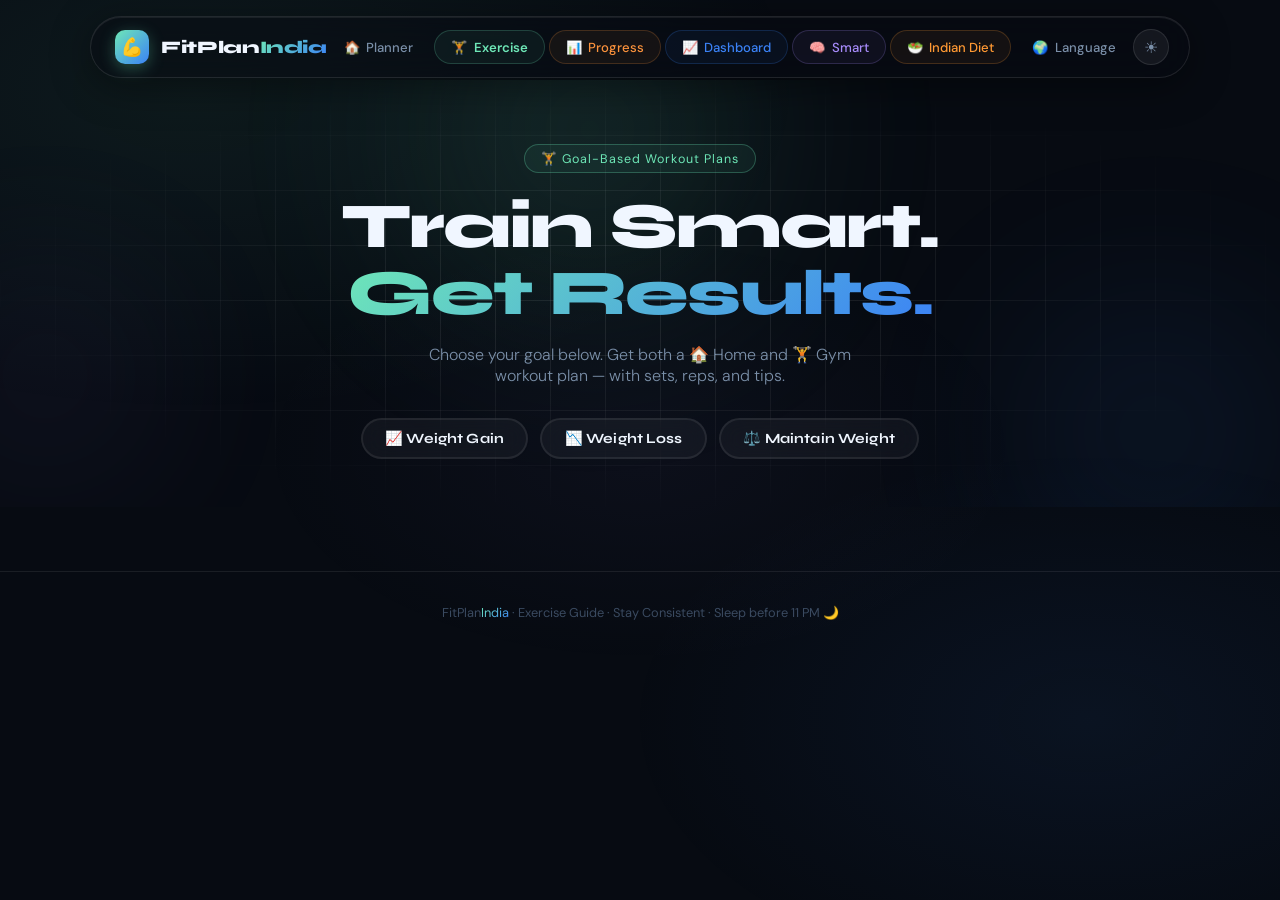
<file: exercise.html>
<!DOCTYPE html>
<html lang="en" data-theme="dark">
<head>
  <meta charset="UTF-8" />
  <meta name="viewport" content="width=device-width, initial-scale=1.0" />
  <title>Exercise Plan — FitPlan India</title>
  <link rel="preconnect" href="https://fonts.googleapis.com" />
  <link href="https://fonts.googleapis.com/css2?family=Syne:wght@400;600;700;800&family=DM+Sans:wght@300;400;500&display=swap" rel="stylesheet" />
  <style>
/* ═══════════════════════════════════════════════
   EXERCISE PLAN — exercise.html
   Glassmorphism UI with unified floating navbar
═══════════════════════════════════════════════ */

:root {
  --green:   #6EE7B7;
  --blue:    #3B82F6;
  --purple:  #A78BFA;
  --orange:  #FB923C;
  --red:     #F87171;
  --yellow:  #FCD34D;
  --grad:    linear-gradient(135deg,#6EE7B7,#3B82F6);
  --grad-warm: linear-gradient(135deg,#FB923C,#F87171);
  --grad-purple: linear-gradient(135deg,#A78BFA,#6EE7B7);
  --font-d: 'Syne', sans-serif;
  --font-b: 'DM Sans', sans-serif;
  --ease: cubic-bezier(0.4,0,0.2,1);
  --bounce: cubic-bezier(0.34,1.56,0.64,1);
}

[data-theme="dark"] {
  --bg:        #070b12;
  --surface:   rgba(255,255,255,0.04);
  --surface2:  rgba(255,255,255,0.07);
  --border:    rgba(255,255,255,0.08);
  --border2:   rgba(110,231,183,0.28);
  --text:      #F0F6FF;
  --text2:     #7A8FA8;
  --text3:     #3A4A60;
  --shadow:    0 8px 40px rgba(0,0,0,0.6);
  --nav:       rgba(7,11,18,0.45);
}
[data-theme="light"] {
  --bg:        #EEF2FF;
  --surface:   rgba(255,255,255,0.55);
  --surface2:  rgba(255,255,255,0.82);
  --border:    rgba(0,0,0,0.06);
  --border2:   rgba(59,130,246,0.35);
  --text:      #111827;
  --text2:     #4B5563;
  --text3:     #9CA3AF;
  --shadow:    0 8px 32px rgba(0,40,120,0.1);
  --nav:       rgba(238,242,255,0.5);
}

*, *::before, *::after { box-sizing: border-box; margin: 0; padding: 0; }
html { scroll-behavior: smooth; }

body {
  font-family: var(--font-b);
  background: var(--bg);
  color: var(--text);
  min-height: 100vh;
  overflow-x: hidden;
  transition: background .4s, color .4s;
  padding-top: 80px;
}

/* ── GLASSMORPHISM BG LAYER ── */
body::before {
  content: '';
  position: fixed;
  inset: 0;
  background:
    radial-gradient(ellipse 80% 60% at 15% 10%, rgba(110,231,183,0.07) 0%, transparent 60%),
    radial-gradient(ellipse 60% 50% at 85% 80%, rgba(59,130,246,0.07) 0%, transparent 60%),
    radial-gradient(ellipse 50% 40% at 50% 50%, rgba(167,139,250,0.04) 0%, transparent 60%);
  pointer-events: none;
  z-index: 0;
}
body > * { position: relative; z-index: 1; }

/* ══════════════════════════════════════════
   FLOATING GLASSMORPHISM NAVBAR
══════════════════════════════════════════ */
.nav {
  position: fixed;
  top: 16px;
  left: 50%;
  transform: translateX(-50%);
  width: calc(100% - 48px);
  max-width: 1100px;
  z-index: 200;
  display: flex;
  align-items: center;
  justify-content: space-between;
  padding: 0.75rem 1.5rem;
  background: var(--nav);
  backdrop-filter: blur(28px);
  -webkit-backdrop-filter: blur(28px);
  border: 1px solid rgba(255,255,255,0.1);
  border-radius: 100px;
  box-shadow: 0 8px 40px rgba(0,0,0,0.4), inset 0 1px 0 rgba(255,255,255,0.07);
  transition: background .4s, border-color .4s;
}
[data-theme="light"] .nav {
  border-color: rgba(59,130,246,0.15);
  box-shadow: 0 8px 40px rgba(0,40,100,0.12), inset 0 1px 0 rgba(255,255,255,0.6);
}

.nav-left { display: flex; align-items: center; gap: .75rem; }
.nav-logo-wrap {
  width: 34px; height: 34px;
  background: var(--grad);
  border-radius: 10px;
  display: flex; align-items: center; justify-content: center;
  font-size: 1.1rem;
  box-shadow: 0 4px 16px rgba(110,231,183,.3);
}
.nav-brand-name {
  font-family: var(--font-d); font-weight: 800; font-size: 1.1rem;
  letter-spacing: -.02em; color: var(--text);
}
.nav-brand-name em {
  font-style: normal;
  background: var(--grad);
  -webkit-background-clip: text;
  -webkit-text-fill-color: transparent;
  background-clip: text;
}

/* Nav links group */
.nav-links {
  display: flex;
  align-items: center;
  gap: 0.25rem;
}
.nav-link {
  display: flex;
  align-items: center;
  gap: 0.4rem;
  padding: 0.45rem 1rem;
  border-radius: 100px;
  font-size: 0.82rem;
  font-weight: 500;
  color: var(--text2);
  text-decoration: none;
  background: none;
  border: 1px solid transparent;
  cursor: pointer;
  transition: all 0.25s;
  font-family: var(--font-b);
  white-space: nowrap;
}
.nav-link:hover {
  color: var(--text);
  background: rgba(255,255,255,0.07);
  border-color: rgba(255,255,255,0.1);
}
[data-theme="light"] .nav-link:hover {
  background: rgba(59,130,246,0.08);
  border-color: rgba(59,130,246,0.18);
  color: #111827;
}
.nav-link.planner-link {
  background: rgba(255,255,255,0.05);
  border-color: rgba(255,255,255,0.08);
}
.nav-link.active-exercise {
  background: linear-gradient(135deg, rgba(110,231,183,0.12), rgba(59,130,246,0.08));
  border-color: rgba(110,231,183,0.3);
  color: var(--green);
}
.nav-link.about-link {
  background: rgba(167,139,250,0.08);
  border-color: rgba(167,139,250,0.2);
  color: var(--purple);
}
.nav-link.about-link:hover {
  background: rgba(167,139,250,0.16);
  border-color: rgba(167,139,250,0.4);
}

/* Theme toggle */
.theme-btn {
  background: rgba(255,255,255,0.06);
  border: 1px solid rgba(255,255,255,0.1);
  cursor: pointer;
  width: 36px; height: 36px;
  border-radius: 50%;
  display: flex; align-items: center; justify-content: center;
  font-size: 1rem;
  transition: all .2s;
  color: var(--text2);
}
.theme-btn:hover { border-color: var(--border2); color: var(--text); }

.nav-right { display: flex; align-items: center; gap: 0.5rem; }

@media (max-width: 640px) {
  .nav {
    top: 10px;
    width: calc(100% - 24px);
    padding: 0.65rem 1rem;
    border-radius: 20px;
  }
  .nav-link .nav-label { display: none; }
  .nav-link { padding: 0.45rem 0.65rem; }
}

/* ══════════════════════════════════════════
   ABOUT MODAL
══════════════════════════════════════════ */
.about-modal-overlay {
  position: fixed;
  inset: 0;
  z-index: 1000;
  background: rgba(0,0,0,0.7);
  backdrop-filter: blur(12px);
  display: flex;
  align-items: center;
  justify-content: center;
  padding: 1.5rem;
  opacity: 0;
  pointer-events: none;
  transition: opacity 0.3s;
}
.about-modal-overlay.open {
  opacity: 1;
  pointer-events: all;
}
.about-modal {
  background: rgba(12,18,32,0.95);
  backdrop-filter: blur(40px);
  border: 1px solid rgba(255,255,255,0.12);
  border-radius: 28px;
  padding: 2.5rem;
  max-width: 600px;
  width: 100%;
  box-shadow: 0 40px 120px rgba(0,0,0,0.8);
  transform: translateY(30px) scale(0.96);
  transition: transform 0.35s var(--bounce);
  position: relative;
}
[data-theme="light"] .about-modal {
  background: rgba(240,244,255,0.97);
  border-color: rgba(59,130,246,0.15);
}
.about-modal-overlay.open .about-modal { transform: translateY(0) scale(1); }
.about-close {
  position: absolute;
  top: 1.25rem; right: 1.25rem;
  width: 36px; height: 36px;
  border-radius: 50%;
  background: rgba(255,255,255,0.08);
  border: 1px solid rgba(255,255,255,0.1);
  color: var(--text2);
  font-size: 1rem;
  cursor: pointer;
  display: flex; align-items: center; justify-content: center;
  transition: all 0.2s;
}
.about-close:hover { background: rgba(248,113,113,0.15); border-color: rgba(248,113,113,0.3); color: #F87171; }
.about-logo {
  width: 64px; height: 64px;
  background: var(--grad);
  border-radius: 20px;
  display: flex; align-items: center; justify-content: center;
  font-size: 1.8rem;
  margin-bottom: 1.5rem;
  box-shadow: 0 8px 32px rgba(110,231,183,0.3);
}
.about-title {
  font-family: var(--font-d);
  font-size: 1.8rem; font-weight: 800;
  letter-spacing: -0.03em;
  margin-bottom: 0.5rem;
  background: var(--grad);
  -webkit-background-clip: text;
  -webkit-text-fill-color: transparent;
  background-clip: text;
}
.about-tagline { font-size: 0.9rem; color: var(--text2); margin-bottom: 1.75rem; }
.about-body { font-size: 0.9rem; color: var(--text2); line-height: 1.7; margin-bottom: 1.75rem; }
.about-features {
  display: grid; grid-template-columns: 1fr 1fr; gap: 0.75rem; margin-bottom: 1.75rem;
}
.about-feat {
  display: flex; align-items: center; gap: 0.6rem;
  padding: 0.75rem 1rem;
  background: var(--surface); border: 1px solid var(--border);
  border-radius: 14px; font-size: 0.82rem; font-weight: 500;
}
.about-feat-icon { font-size: 1.1rem; }
.about-divider { height: 1px; background: var(--border); margin-bottom: 1.25rem; }
.about-credit { font-size: 0.78rem; color: var(--text3); text-align: center; }
.about-credit span {
  background: var(--grad);
  -webkit-background-clip: text;
  -webkit-text-fill-color: transparent;
  background-clip: text;
  font-weight: 600;
}

/* ══════════════════════════════════════════
   HERO
══════════════════════════════════════════ */
.hero {
  position: relative; overflow: hidden;
  padding: 4rem 2rem 3rem; text-align: center;
}
.hero-bg { position:absolute; inset:0; pointer-events:none; }
.orb {
  position: absolute; border-radius: 50%; filter: blur(100px); opacity: .18;
}
.o1 { width:500px; height:500px; background:radial-gradient(circle,#6EE7B7,transparent 70%); top:-200px; left:50%; transform:translateX(-60%); }
.o2 { width:350px; height:350px; background:radial-gradient(circle,#3B82F6,transparent 70%); bottom:-100px; right:-50px; }
.o3 { width:250px; height:250px; background:radial-gradient(circle,#A78BFA,transparent 70%); top:40%; left:-80px; }
.grid-bg {
  position:absolute; inset:0;
  background-image: linear-gradient(var(--border) 1px,transparent 1px), linear-gradient(90deg,var(--border) 1px,transparent 1px);
  background-size: 55px 55px;
  mask-image: radial-gradient(ellipse at center, black 20%, transparent 75%);
}
.hero-content { position:relative; z-index:1; max-width:680px; margin:0 auto; }
.hero-badge {
  display: inline-block; padding: .35rem 1rem;
  border: 1px solid var(--border2); border-radius: 100px;
  font-size: .78rem; color: var(--green); letter-spacing: .08em;
  background: rgba(110,231,183,.06); margin-bottom: 1.25rem;
  animation: fadeUp .7s both .1s;
}
.hero-title {
  font-family: var(--font-d); font-size: clamp(2.2rem,6vw,4rem);
  font-weight: 800; letter-spacing: -.03em; line-height: 1.05;
  margin-bottom: 1rem; animation: fadeUp .7s both .2s;
}
.grad-text { background:var(--grad); -webkit-background-clip:text; -webkit-text-fill-color:transparent; background-clip:text; }
.hero-desc {
  color: var(--text2); font-size: 1rem; font-weight: 300;
  max-width: 480px; margin: 0 auto 2rem; animation: fadeUp .7s both .3s;
}

.goal-chips {
  display: flex; justify-content: center; gap: .75rem; flex-wrap: wrap;
  animation: fadeUp .7s both .4s;
}
.goal-chip {
  padding: .65rem 1.4rem;
  background: var(--surface); border: 2px solid var(--border);
  border-radius: 100px; cursor: pointer;
  font-family: var(--font-d); font-size: .88rem; font-weight: 700;
  letter-spacing: .01em; transition: all .25s var(--bounce);
  display: flex; align-items: center; gap: .4rem;
  color: var(--text);
  backdrop-filter: blur(12px);
}
.goal-chip:hover { transform: translateY(-3px); border-color: var(--border2); }
.goal-chip.active-loss     { background: linear-gradient(135deg,rgba(248,113,113,.15),rgba(251,146,60,.1)); border-color: var(--red); color: var(--red); }
.goal-chip.active-gain     { background: linear-gradient(135deg,rgba(110,231,183,.12),rgba(59,130,246,.08)); border-color: var(--green); color: var(--green); }
.goal-chip.active-maintain { background: linear-gradient(135deg,rgba(167,139,250,.12),rgba(59,130,246,.08)); border-color: var(--purple); color: var(--purple); }

/* ══════════════════════════════════════════
   MAIN CONTENT
══════════════════════════════════════════ */
.main { max-width: 1100px; margin: 0 auto; padding: 0 1.5rem 4rem; }

.goal-banner {
  display: flex; align-items: center; gap: 1rem;
  padding: 1.1rem 1.5rem; border-radius: 16px;
  margin-bottom: 2rem; border: 1px solid;
  backdrop-filter: blur(16px);
  animation: fadeUp .6s both;
}
.goal-banner.loss     { background: rgba(248,113,113,.07); border-color: rgba(248,113,113,.25); }
.goal-banner.gain     { background: rgba(110,231,183,.07); border-color: rgba(110,231,183,.25); }
.goal-banner.maintain { background: rgba(167,139,250,.07); border-color: rgba(167,139,250,.25); }

.gb-icon { font-size: 1.8rem; }
.gb-text h4 { font-family: var(--font-d); font-weight: 800; font-size: 1.05rem; }
.gb-text p  { font-size: .82rem; color: var(--text2); margin-top: 2px; }
.gb-badge {
  margin-left: auto; padding: .4rem 1rem; border-radius: 100px;
  font-family: var(--font-d); font-size: .75rem; font-weight: 800;
  letter-spacing: .08em; text-transform: uppercase;
}
.loss .gb-badge     { background: var(--grad-warm); color: #fff; }
.gain .gb-badge     { background: var(--grad); color: #070b12; }
.maintain .gb-badge { background: var(--grad-purple); color: #070b12; }

.dual-grid {
  display: grid; grid-template-columns: 1fr 1fr; gap: 1.5rem;
  margin-bottom: 2rem;
}

.plan-card {
  background: var(--surface); border: 1px solid var(--border);
  border-radius: 20px; padding: 1.75rem;
  backdrop-filter: blur(20px);
  -webkit-backdrop-filter: blur(20px);
  box-shadow: var(--shadow);
  transition: transform .3s var(--bounce), border-color .3s, box-shadow .3s;
  animation: cardUp .6s var(--ease) both;
}
.plan-card:hover { transform: translateY(-6px); border-color: var(--border2); box-shadow: 0 24px 80px rgba(0,0,0,.5); }
.plan-card.home-card { animation-delay: .1s; }
.plan-card.gym-card  { animation-delay: .2s; }

.card-top {
  display: flex; align-items: center; gap: .9rem; margin-bottom: 1.5rem;
  padding-bottom: 1.25rem; border-bottom: 1px solid var(--border);
}
.card-type-icon {
  width: 52px; height: 52px; border-radius: 14px;
  display: flex; align-items: center; justify-content: center;
  font-size: 1.5rem; flex-shrink: 0;
}
.home-card .card-type-icon { background: linear-gradient(135deg,rgba(110,231,183,.18),rgba(59,130,246,.1)); border: 1px solid rgba(110,231,183,.25); }
.gym-card  .card-type-icon { background: linear-gradient(135deg,rgba(251,146,60,.15),rgba(248,113,113,.1)); border: 1px solid rgba(251,146,60,.3); }

.card-type-label {
  font-family: var(--font-d); font-weight: 800; font-size: 1.1rem; letter-spacing: -.01em;
}
.card-freq {
  font-size: .72rem; color: var(--text2); margin-top: 3px;
  background: var(--surface2); border: 1px solid var(--border);
  border-radius: 100px; padding: .2rem .7rem; display: inline-block;
  letter-spacing: .05em;
}

.ex-list { display: flex; flex-direction: column; gap: .6rem; margin-bottom: 1.25rem; }

.ex-row {
  display: flex; align-items: center; gap: .8rem;
  padding: .8rem 1rem; border-radius: 12px;
  background: var(--surface2); border: 1px solid var(--border);
  backdrop-filter: blur(8px);
  transition: all .2s var(--ease);
  animation: slideIn .4s var(--ease) both;
}
.ex-row:hover { border-color: var(--border2); transform: translateX(5px); }
.ex-row-icon { font-size: 1.1rem; width: 28px; text-align: center; flex-shrink:0; }
.ex-row-name { flex: 1; font-size: .88rem; font-weight: 500; }
.ex-row-sets {
  font-family: var(--font-d); font-size: .75rem; font-weight: 700;
  padding: .25rem .7rem; border-radius: 100px; white-space: nowrap;
}
.type-strength .ex-row-sets { background: rgba(110,231,183,.15); color: var(--green); }
.type-cardio   .ex-row-sets { background: rgba(59,130,246,.15);  color: var(--blue); }
.type-hiit     .ex-row-sets { background: rgba(251,146,60,.15);  color: var(--orange); }
.type-core     .ex-row-sets { background: rgba(167,139,250,.15); color: var(--purple); }

.focus-tip {
  display: flex; align-items: flex-start; gap: .65rem;
  padding: .85rem 1rem; border-radius: 12px;
  background: linear-gradient(135deg,rgba(110,231,183,.06),rgba(59,130,246,.04));
  border: 1px solid rgba(110,231,183,.15);
  font-size: .82rem; color: var(--text2); line-height: 1.5;
}
.gym-card .focus-tip { background: linear-gradient(135deg,rgba(251,146,60,.06),rgba(248,113,113,.04)); border-color: rgba(251,146,60,.2); }
.tip-icon { font-size: 1rem; margin-top: 1px; flex-shrink: 0; }

.week-section { margin-bottom: 2rem; animation: fadeUp .6s both .4s; }
.section-label {
  font-family: var(--font-d); font-size: .72rem; font-weight: 700;
  letter-spacing: .14em; text-transform: uppercase; color: var(--text2);
  margin-bottom: 1rem; display: flex; align-items: center; gap: .6rem;
}
.section-label::after { content:''; flex:1; height:1px; background:var(--border); }

.week-strip { display: grid; grid-template-columns: repeat(7, 1fr); gap: .6rem; }
.week-day {
  background: var(--surface); border: 1px solid var(--border);
  border-radius: 14px; padding: .9rem .5rem;
  text-align: center; transition: all .25s var(--bounce);
  animation: cardUp .5s both;
  cursor: default;
  backdrop-filter: blur(12px);
}
.week-day:hover:not(.rest) { transform: translateY(-5px); border-color: var(--border2); }
.week-day.rest { opacity: .45; }
.wd-name { font-size: .6rem; font-weight: 700; letter-spacing: .1em; text-transform: uppercase; color: var(--text3); display: block; margin-bottom: .4rem; }
.wd-icon { font-size: 1.5rem; display: block; margin-bottom: .35rem; }
.wd-label { font-size: .65rem; font-weight: 600; color: var(--text); display: block; margin-bottom: .4rem; line-height:1.3; }
.wd-badge { display: inline-block; padding: 2px 7px; border-radius: 100px; font-size: .55rem; font-weight: 800; text-transform: uppercase; letter-spacing: .06em; }
.bg-green  { background:rgba(110,231,183,.15); color:var(--green); }
.bg-blue   { background:rgba(59,130,246,.15);  color:var(--blue); }
.bg-orange { background:rgba(251,146,60,.15);  color:var(--orange); }
.bg-purple { background:rgba(167,139,250,.15); color:var(--purple); }
.bg-gray   { background:var(--surface2); color:var(--text3); }

.tips-row {
  display: grid; grid-template-columns: repeat(3,1fr); gap: 1rem;
  animation: fadeUp .6s both .5s; margin-bottom: 2rem;
}
.tip-card {
  background: var(--surface); border: 1px solid var(--border);
  border-radius: 16px; padding: 1.25rem;
  display: flex; align-items: flex-start; gap: .75rem;
  transition: all .25s var(--bounce);
  backdrop-filter: blur(16px);
}
.tip-card:hover { transform: translateY(-4px); border-color: var(--border2); }
.tip-card-icon {
  width: 40px; height: 40px; border-radius: 10px; flex-shrink: 0;
  display: flex; align-items: center; justify-content: center; font-size: 1.2rem;
  background: var(--surface2); border: 1px solid var(--border);
}
.tip-card h5 { font-family: var(--font-d); font-size: .88rem; font-weight: 700; margin-bottom: .3rem; }
.tip-card p  { font-size: .78rem; color: var(--text2); line-height: 1.5; }

.footer {
  text-align:center; padding:2rem;
  border-top:1px solid var(--border);
  font-size:.8rem; color:var(--text3);
}
.footer em { font-style:normal; background:var(--grad); -webkit-background-clip:text; -webkit-text-fill-color:transparent; background-clip:text; }

@keyframes fadeUp  { from{opacity:0;transform:translateY(20px)} to{opacity:1;transform:translateY(0)} }
@keyframes cardUp  { from{opacity:0;transform:translateY(30px) scale(.97)} to{opacity:1;transform:translateY(0) scale(1)} }
@keyframes slideIn { from{opacity:0;transform:translateX(-12px)} to{opacity:1;transform:translateX(0)} }

.ex-row:nth-child(1){animation-delay:.05s}.ex-row:nth-child(2){animation-delay:.10s}
.ex-row:nth-child(3){animation-delay:.15s}.ex-row:nth-child(4){animation-delay:.20s}
.ex-row:nth-child(5){animation-delay:.25s}.ex-row:nth-child(6){animation-delay:.30s}
.ex-row:nth-child(7){animation-delay:.35s}
.week-day:nth-child(1){animation-delay:.10s}.week-day:nth-child(2){animation-delay:.15s}
.week-day:nth-child(3){animation-delay:.20s}.week-day:nth-child(4){animation-delay:.25s}
.week-day:nth-child(5){animation-delay:.30s}.week-day:nth-child(6){animation-delay:.35s}
.week-day:nth-child(7){animation-delay:.40s}

@media(max-width:768px){
  .dual-grid  { grid-template-columns:1fr; }
  .week-strip { grid-template-columns:repeat(4,1fr); }
  .tips-row   { grid-template-columns:1fr; }
}
@media(max-width:480px){
  .week-strip { grid-template-columns:repeat(2,1fr); }
  .goal-chips { flex-direction:column; align-items:center; }
}

::-webkit-scrollbar { width:5px; }
::-webkit-scrollbar-thumb { background:var(--border); border-radius:100px; }
::selection { background:rgba(110,231,183,.25); }
  </style>
</head>
<body>

<!-- ══ FLOATING GLASSMORPHISM NAVBAR ══ -->
<nav class="nav">
  <div class="nav-left">
    <div class="nav-logo-wrap">💪</div>
    <span class="nav-brand-name">FitPlan<em>India</em></span>
  </div>
  <div class="nav-links">
    <a href="index.html" class="nav-link">🏠 <span class="nl">Planner</span></a>
    <a href="exercise.html" class="nav-link" style="color:#6EE7B7;border-color:rgba(110,231,183,.2);background:rgba(110,231,183,.06);font-weight:600;">🏋️ <span class="nl">Exercise</span></a>
    <a href="progress.html" class="nav-link" style="color:#FB923C;border-color:rgba(251,146,60,.2);background:rgba(251,146,60,.06);">📊 <span class="nl">Progress</span></a>
    <a href="dashboard.html" class="nav-link" style="color:#3B82F6;border-color:rgba(59,130,246,.2);background:rgba(59,130,246,.06);">📈 <span class="nl">Dashboard</span></a>
    <a href="smart.html" class="nav-link" style="color:#A78BFA;border-color:rgba(167,139,250,.2);background:rgba(167,139,250,.06);">🧠 <span class="nl">Smart</span></a>
    <a href="indian-diet.html" class="nav-link" style="color:#FF9933;border-color:rgba(255,153,51,.2);background:rgba(255,153,51,.06);">🥗 <span class="nl">Indian Diet</span></a>
    <a href="language.html" class="nav-link">🌍 <span class="nl">Language</span></a>
  </div>
  <div class="nav-right">
    <button class="theme-btn" id="themeBtn" title="Toggle theme">☀</button>
  </div>
</nav>

<!-- ══ ABOUT MODAL ══ -->
<div id="aboutModal" class="about-modal-overlay" onclick="closeAbout(event)">
  <div class="about-modal">
    <button class="about-close" onclick="closeAboutBtn()">✕</button>
    <div class="about-logo">💪</div>
    <div class="about-title">FitPlan India</div>
    <div class="about-tagline">Smart Fitness &amp; Diet Planner — Personalised for You</div>
    <p class="about-body">
      FitPlan India is a browser-based fitness companion that analyses your body metrics and generates a
      fully personalised 7-day diet plan and weekly workout schedule — instantly, with zero sign-up required.
      Whether you're on a budget or eating premium, vegetarian or non-veg, we've got you covered.
    </p>
    <div class="about-features">
      <div class="about-feat"><span class="about-feat-icon">📊</span> BMI Analysis</div>
      <div class="about-feat"><span class="about-feat-icon">🔥</span> Calorie Calculator</div>
      <div class="about-feat"><span class="about-feat-icon">🥗</span> 7-Day Meal Plan</div>
      <div class="about-feat"><span class="about-feat-icon">🏋️</span> Weekly Workout</div>
      <div class="about-feat"><span class="about-feat-icon">🏠</span> Home + Gym Plans</div>
      <div class="about-feat"><span class="about-feat-icon">⬇️</span> Downloadable Plan</div>
    </div>
    <div class="about-divider"></div>
    <div class="about-credit">Built with ♥ by <span>FitPlan India</span> · No data stored · 100% private</div>
  </div>
</div>

<!-- ══ HERO ══ -->
<section class="hero">
  <div class="hero-bg">
    <div class="orb o1"></div>
    <div class="orb o2"></div>
    <div class="orb o3"></div>
    <div class="grid-bg"></div>
  </div>
  <div class="hero-content">
    <div class="hero-badge">🏋️ Goal-Based Workout Plans</div>
    <h2 class="hero-title">Train Smart.<br/><span class="grad-text">Get Results.</span></h2>
    <p class="hero-desc">Choose your goal below. Get both a 🏠 Home and 🏋️ Gym workout plan — with sets, reps, and tips.</p>
    <div class="goal-chips">
      <button class="goal-chip" data-goal="gain"     onclick="selectGoal('gain')">📈 Weight Gain</button>
      <button class="goal-chip" data-goal="loss"     onclick="selectGoal('loss')">📉 Weight Loss</button>
      <button class="goal-chip" data-goal="maintain" onclick="selectGoal('maintain')">⚖️ Maintain Weight</button>
    </div>
  </div>
</section>

<!-- ══ MAIN ══ -->
<main class="main" id="mainContent"></main>

<footer class="footer">
  <p>FitPlan<em>India</em> · Exercise Guide · Stay Consistent · Sleep before 11 PM 🌙</p>
</footer>

<script>
const PLANS = {
  gain: {
    label:'Weight Gain', subLabel:'Muscle Build Focus', icon:'💪', badgeText:'MUSCLE GAIN', goal:'gain',
    home: {
      icon:'🏠', label:'Home Workout', freq:'4–5 days / week',
      exercises: [
        {icon:'🤸',name:'Push-ups',   sets:'3 sets × 8–12 reps', type:'strength'},
        {icon:'🦵',name:'Squats',     sets:'3 sets × 10–15 reps',type:'strength'},
        {icon:'🚶',name:'Lunges',     sets:'2 sets × 10 each leg',type:'strength'},
        {icon:'⏱️',name:'Plank Hold', sets:'30 sec × 3',         type:'core'},
        {icon:'💺',name:'Chair Dips', sets:'2–3 sets × 10–12',   type:'strength'},
      ],
      tip:'👉 Focus: slow movement + proper form. Control the negative (lowering) phase for maximum muscle activation.',
    },
    gym: {
      icon:'🏋️', label:'Gym Workout', freq:'4–5 days / week',
      exercises: [
        {icon:'🏋️',name:'Bench Press',           sets:'3 sets × 8–10 reps', type:'strength'},
        {icon:'💪',name:'Dumbbell Shoulder Press',sets:'3 sets × 10 reps',   type:'strength'},
        {icon:'🔽',name:'Lat Pulldown',           sets:'3 sets × 10 reps',   type:'strength'},
        {icon:'🏋️',name:'Barbell Squats',         sets:'3 sets × 8–10 reps', type:'strength'},
        {icon:'💪',name:'Bicep Curls',            sets:'2–3 sets × 12 reps', type:'strength'},
        {icon:'🔁',name:'Tricep Pushdown',        sets:'2–3 sets × 12 reps', type:'strength'},
      ],
      tip:'👉 Focus: progressive overload — increase weight by 2.5–5 kg every 1–2 weeks for continuous growth.',
    },
    weekSchedule:[
      {day:'Mon',icon:'💪',label:'Upper Body',  badge:'strength',bg:'bg-green'},
      {day:'Tue',icon:'🦵',label:'Legs + Core', badge:'strength',bg:'bg-green'},
      {day:'Wed',icon:'🧘',label:'Active Rest', badge:'recovery',bg:'bg-purple'},
      {day:'Thu',icon:'💪',label:'Push Day',    badge:'strength',bg:'bg-green'},
      {day:'Fri',icon:'🔽',label:'Pull Day',    badge:'strength',bg:'bg-green'},
      {day:'Sat',icon:'🔥',label:'Full Body',   badge:'hiit',    bg:'bg-orange'},
      {day:'Sun',icon:'😴',label:'Rest Day',    badge:'rest',    bg:'bg-gray',rest:true},
    ],
    tips:[
      {icon:'🥩',title:'Eat in Surplus',      text:'Consume 300–500 kcal above your TDEE. Prioritise protein: 1.6–2.2g per kg bodyweight daily.'},
      {icon:'😴',title:'Sleep 7–9 Hours',      text:'Muscles grow during sleep. Deep sleep triggers growth hormone. Sleep before 11 PM every night.'},
      {icon:'📈',title:'Progressive Overload', text:'Add weight or reps every 1–2 weeks. Track your lifts. Stagnation = no growth.'},
    ],
  },
  loss: {
    label:'Weight Loss', subLabel:'Fat Burn Focus', icon:'🔥', badgeText:'FAT LOSS', goal:'loss',
    home: {
      icon:'🏠', label:'Home Workout', freq:'5–6 days / week',
      exercises: [
        {icon:'⭐',name:'Jumping Jacks',    sets:'30 sec × 3 rounds',type:'cardio'},
        {icon:'🏃',name:'High Knees',       sets:'30 sec × 3 rounds',type:'cardio'},
        {icon:'⛰️',name:'Mountain Climbers',sets:'30 sec × 3 rounds',type:'hiit'},
        {icon:'🦵',name:'Squats',           sets:'3 sets × 15 reps', type:'strength'},
        {icon:'⏱️',name:'Plank Hold',       sets:'30 sec × 3',       type:'core'},
      ],
      tip:'👉 Add 20–30 min walking after workout. Keep rest short (30s) between sets to maintain heart rate.',
    },
    gym: {
      icon:'🏋️', label:'Gym Workout', freq:'5–6 days / week',
      exercises: [
        {icon:'🏃',name:'Treadmill Walk/Run',    sets:'20 min steady',      type:'cardio'},
        {icon:'🚴',name:'Cycling (Stationary)',   sets:'10–15 min moderate', type:'cardio'},
        {icon:'💥',name:'Burpees',                sets:'3 sets × 10 reps',   type:'hiit'},
        {icon:'🏋️',name:'Light Weight Training', sets:'Full body circuit',   type:'strength'},
        {icon:'⏱️',name:'Plank + Core Circuit',   sets:'30 sec × 3',         type:'core'},
        {icon:'🧘',name:'Cool-down Stretch',      sets:'5–10 min',           type:'cardio'},
      ],
      tip:'👉 Focus: calorie burn + consistency. Keep heart rate at 60–75% max. Combine cardio + weights for best fat loss.',
    },
    weekSchedule:[
      {day:'Mon',icon:'🏃',label:'Cardio + HIIT',badge:'hiit',    bg:'bg-orange'},
      {day:'Tue',icon:'💪',label:'Bodyweight',   badge:'strength',bg:'bg-green'},
      {day:'Wed',icon:'🚶',label:'Walk 30 min',  badge:'cardio',  bg:'bg-blue'},
      {day:'Thu',icon:'⚡',label:'Circuit',      badge:'hiit',    bg:'bg-orange'},
      {day:'Fri',icon:'🏃',label:'Cardio Run',   badge:'cardio',  bg:'bg-blue'},
      {day:'Sat',icon:'🔥',label:'Full Routine', badge:'hiit',    bg:'bg-orange'},
      {day:'Sun',icon:'😴',label:'Rest Day',     badge:'rest',    bg:'bg-gray',rest:true},
    ],
    tips:[
      {icon:'🥗',title:'Calorie Deficit',  text:'Eat 300–500 kcal below TDEE. Focus on whole foods, vegetables, lean protein. Avoid sugary drinks.'},
      {icon:'🚶',title:'Walk More Daily',   text:'10,000 steps/day burns 300–500 extra kcal. After meals, a 10 min walk reduces fat storage.'},
      {icon:'💧',title:'Hydrate Well',      text:'Drink 2.5–3 litres of water daily. Dehydration slows metabolism and increases hunger cues.'},
    ],
  },
  maintain: {
    label:'Maintain Weight', subLabel:'Balance Fitness', icon:'⚖️', badgeText:'MAINTAIN', goal:'maintain',
    home: {
      icon:'🏠', label:'Home Workout', freq:'4–5 days / week',
      exercises: [
        {icon:'🤸',name:'Push-ups',       sets:'2–3 sets × 10–12 reps',type:'strength'},
        {icon:'🦵',name:'Squats',         sets:'2–3 sets × 12–15 reps',type:'strength'},
        {icon:'🪢',name:'Skipping / Jump',sets:'5–10 min continuous',  type:'cardio'},
        {icon:'⏱️',name:'Plank Hold',     sets:'30 sec × 2',           type:'core'},
        {icon:'🚶',name:'Brisk Walk',     sets:'Daily 20–30 min',      type:'cardio'},
      ],
      tip:'👉 Add daily walking — even 20 min after dinner helps maintain weight and improves digestion.',
    },
    gym: {
      icon:'🏋️', label:'Gym Workout', freq:'4–5 days / week',
      exercises: [
        {icon:'🏋️',name:'Light Weight Training',sets:'Full body 3×10–12', type:'strength'},
        {icon:'🏃',name:'Cardio (Any)',          sets:'10–15 min moderate',type:'cardio'},
        {icon:'🧘',name:'Stretching / Yoga',     sets:'5–10 min cooldown', type:'core'},
        {icon:'🔽',name:'Cable / Machine Work',  sets:'2–3 sets per group',type:'strength'},
        {icon:'🚴',name:'Cycling or Treadmill',  sets:'10 min warmup',     type:'cardio'},
      ],
      tip:'👉 Focus: balance — not too heavy, not too light. Mix cardio + weights each session for optimal maintenance.',
    },
    weekSchedule:[
      {day:'Mon',icon:'💪',label:'Upper Body',  badge:'strength',bg:'bg-green'},
      {day:'Tue',icon:'🏃',label:'Cardio',      badge:'cardio',  bg:'bg-blue'},
      {day:'Wed',icon:'🦵',label:'Lower Body',  badge:'strength',bg:'bg-green'},
      {day:'Thu',icon:'🧘',label:'Yoga + Core', badge:'recovery',bg:'bg-purple'},
      {day:'Fri',icon:'💪',label:'Full Body',   badge:'strength',bg:'bg-green'},
      {day:'Sat',icon:'⚡',label:'Active Day',  badge:'hiit',    bg:'bg-orange'},
      {day:'Sun',icon:'😴',label:'Rest Day',    badge:'rest',    bg:'bg-gray',rest:true},
    ],
    tips:[
      {icon:'⚖️',title:'Maintain Calories',text:'Match your TDEE daily. Weigh yourself weekly, not daily. Small fluctuations are totally normal.'},
      {icon:'🔄',title:'Stay Consistent',  text:'Skipping workouts is the #1 reason weight creeps back. Even a 15 min session beats skipping.'},
      {icon:'😴',title:'Rest & Recover',   text:'Sleep 7–8 hours. Chronic stress and poor sleep both lead to fat gain, even at maintenance calories.'},
    ],
  },
};

let activeGoal = null;

function selectGoal(goal) {
  activeGoal = goal;
  document.querySelectorAll('.goal-chip').forEach(c => {
    c.className = 'goal-chip';
    if (c.dataset.goal === goal) c.classList.add('active-' + goal);
  });
  const plan = PLANS[goal];
  const main = document.getElementById('mainContent');
  const badgeLabelMap = {strength:'Strength',cardio:'Cardio',hiit:'HIIT',core:'Core',recovery:'Recovery',rest:'Rest'};

  function exRows(exercises) {
    return exercises.map(e => `
      <div class="ex-row type-${e.type}">
        <span class="ex-row-icon">${e.icon}</span>
        <span class="ex-row-name">${e.name}</span>
        <span class="ex-row-sets">${e.sets}</span>
      </div>`).join('');
  }
  function planCard(side, cardClass) {
    return `
      <div class="plan-card ${cardClass}">
        <div class="card-top">
          <div class="card-type-icon">${side.icon}</div>
          <div>
            <div class="card-type-label">${side.label}</div>
            <span class="card-freq">📅 ${side.freq}</span>
          </div>
        </div>
        <div class="ex-list">${exRows(side.exercises)}</div>
        <div class="focus-tip"><span class="tip-icon">💡</span><span>${side.tip}</span></div>
      </div>`;
  }
  function weekStrip(schedule) {
    return schedule.map(d => `
      <div class="week-day${d.rest?' rest':''}">
        <span class="wd-name">${d.day}</span>
        <span class="wd-icon">${d.icon}</span>
        <span class="wd-label">${d.label}</span>
        <span class="wd-badge ${d.bg}">${badgeLabelMap[d.badge]}</span>
      </div>`).join('');
  }
  function tipCards(tips) {
    return tips.map(t => `
      <div class="tip-card">
        <div class="tip-card-icon">${t.icon}</div>
        <div><h5>${t.title}</h5><p>${t.text}</p></div>
      </div>`).join('');
  }

  main.innerHTML = `
    <div class="goal-banner ${goal}">
      <span class="gb-icon">${plan.icon}</span>
      <div class="gb-text"><h4>${plan.label}</h4><p>${plan.subLabel} · Select Home or Gym plan below</p></div>
      <span class="gb-badge">${plan.badgeText}</span>
    </div>
    <div class="dual-grid">
      ${planCard(plan.home,'home-card')}
      ${planCard(plan.gym,'gym-card')}
    </div>
    <div class="week-section">
      <div class="section-label">📅 Recommended Weekly Schedule</div>
      <div class="week-strip">${weekStrip(plan.weekSchedule)}</div>
    </div>
    <div class="section-label">💡 Key Tips for ${plan.label}</div>
    <div class="tips-row">${tipCards(plan.tips)}</div>
  `;
  setTimeout(() => main.scrollIntoView({behavior:'smooth',block:'start'}), 50);
}

/* ── Theme ── */
const themeBtn = document.getElementById('themeBtn');
const html = document.documentElement;
function applyTheme(t) {
  html.setAttribute('data-theme', t);
  themeBtn.textContent = t === 'dark' ? '☀' : '☽';
  localStorage.setItem('exTheme', t);
}
themeBtn.addEventListener('click', () => applyTheme(html.getAttribute('data-theme')==='dark'?'light':'dark'));
const saved = localStorage.getItem('exTheme') || localStorage.getItem('fpTheme') || 'dark';
applyTheme(saved);

const urlGoal = new URLSearchParams(location.search).get('goal');
if (urlGoal && PLANS[urlGoal]) selectGoal(urlGoal);

/* ── About Modal ── */
function openAbout() {
  document.getElementById('aboutModal').classList.add('open');
  document.body.style.overflow = 'hidden';
}
function closeAboutBtn() {
  document.getElementById('aboutModal').classList.remove('open');
  document.body.style.overflow = '';
}
function closeAbout(e) {
  if (e.target === document.getElementById('aboutModal')) closeAboutBtn();
}
document.addEventListener('keydown', e => { if(e.key==='Escape') closeAboutBtn(); });
</script>
</body>
</html>
</file>
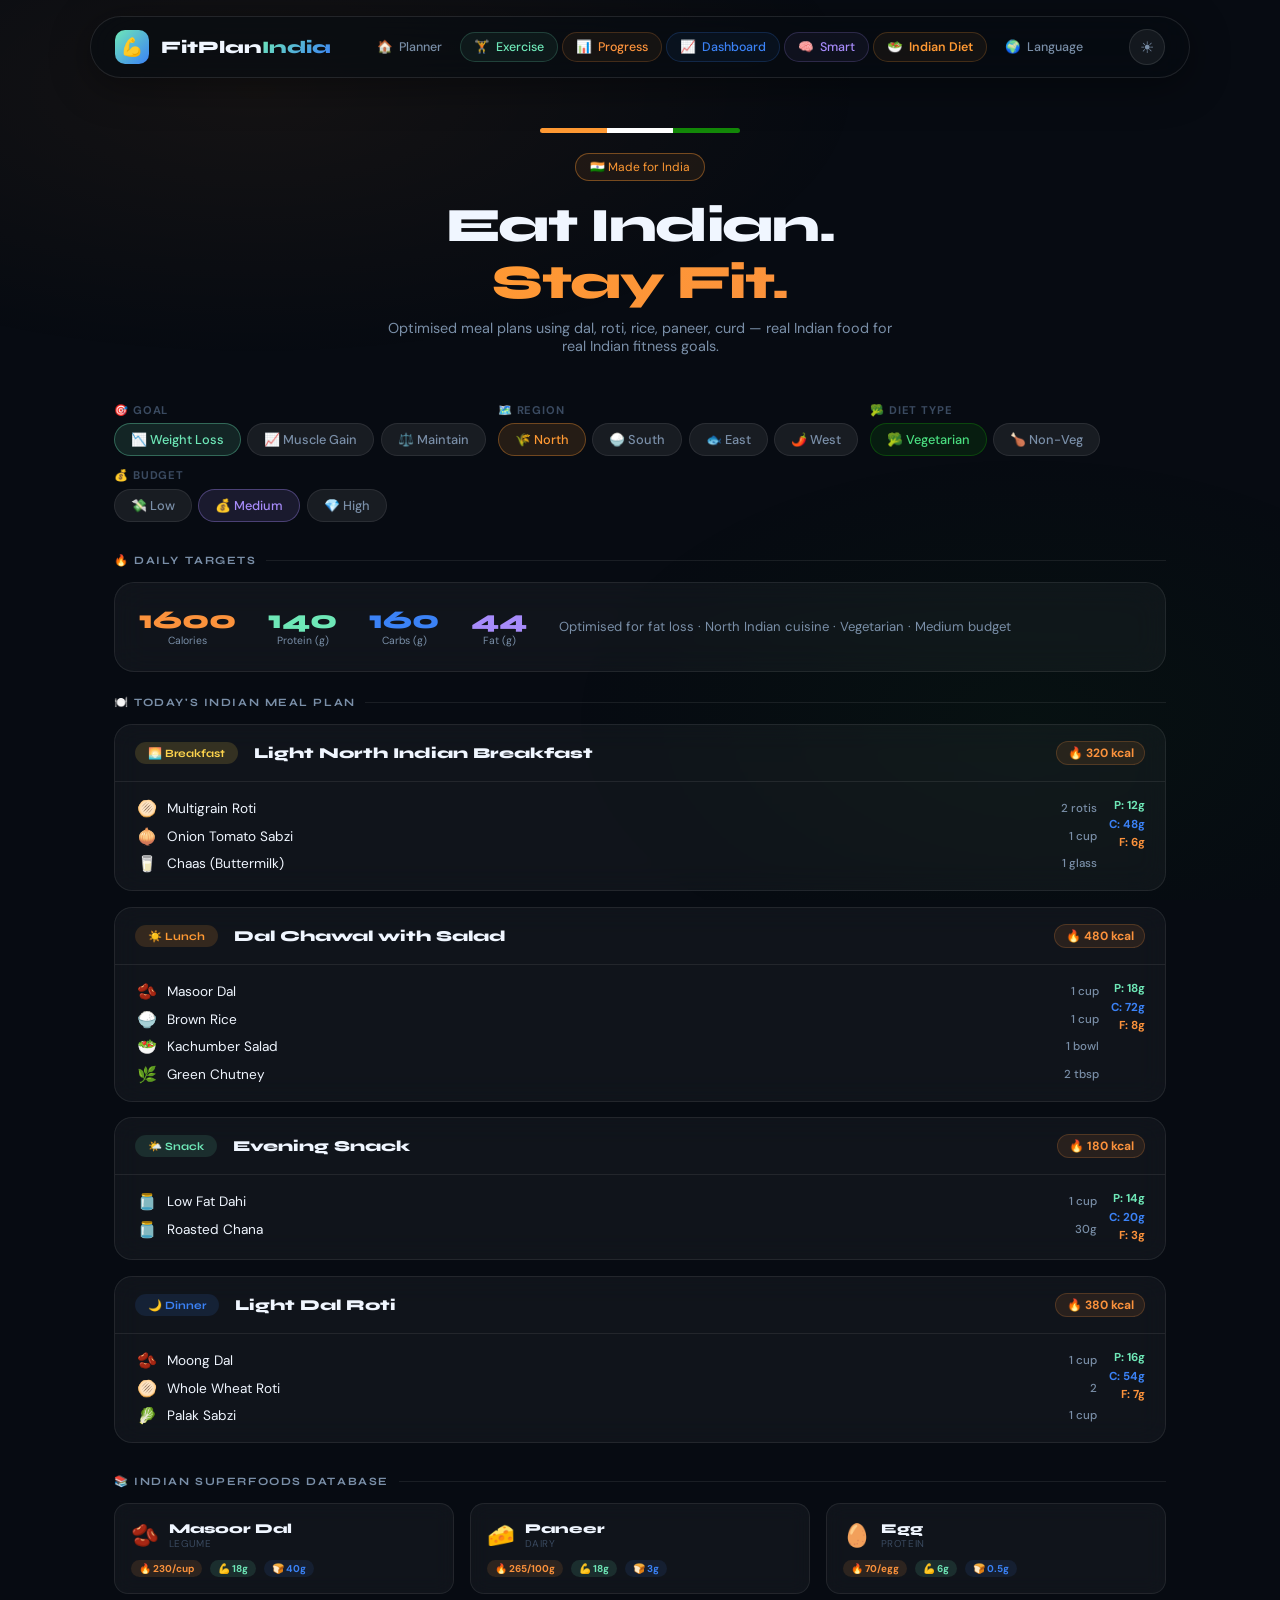
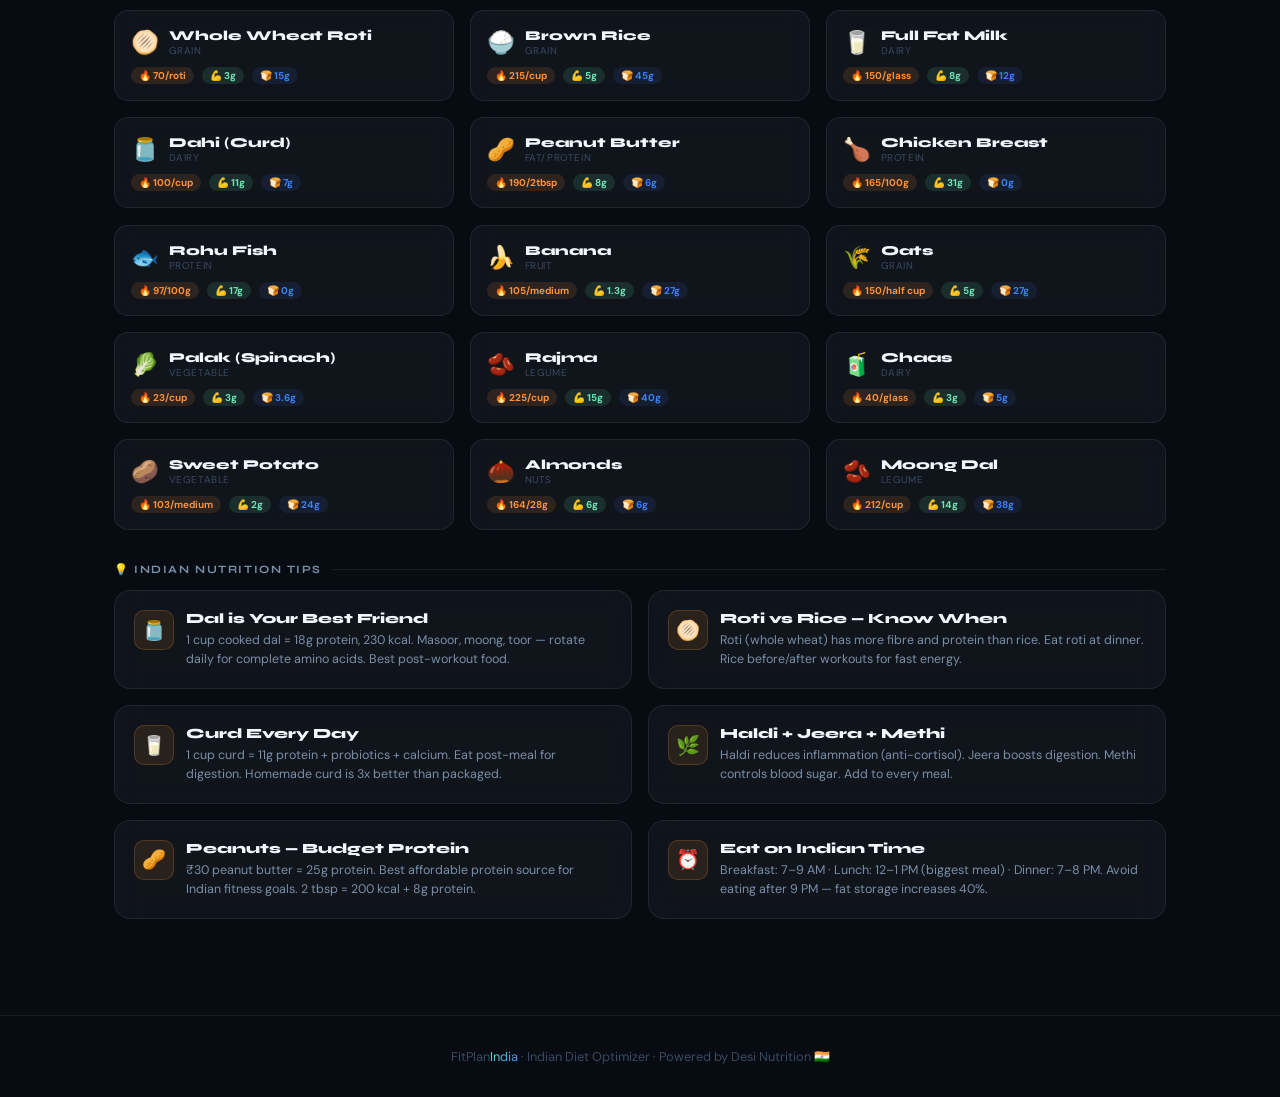
<file: indian-diet.html>
<!DOCTYPE html>
<html lang="en" data-theme="dark">
<head>
<meta charset="UTF-8"/><meta name="viewport" content="width=device-width, initial-scale=1.0"/>
<title>Indian Diet Optimizer — FitPlan India</title>
<link rel="preconnect" href="https://fonts.googleapis.com"/>
<link href="https://fonts.googleapis.com/css2?family=Syne:wght@400;600;700;800&family=DM+Sans:wght@300;400;500&display=swap" rel="stylesheet"/>
<style>
:root{--green:#6EE7B7;--blue:#3B82F6;--purple:#A78BFA;--orange:#FB923C;--red:#F87171;--yellow:#FCD34D;--saffron:#FF9933;--white:#FFFFFF;--india-green:#138808;--grad:linear-gradient(135deg,#6EE7B7,#3B82F6);--grad-india:linear-gradient(135deg,#FF9933,#FFFFFF,#138808);--grad-warm:linear-gradient(135deg,#FB923C,#F87171);--font-d:'Syne',sans-serif;--font-b:'DM Sans',sans-serif;--bounce:cubic-bezier(0.34,1.56,0.64,1);--ease:cubic-bezier(0.4,0,0.2,1);}
[data-theme="dark"]{--bg:#070b12;--surface:rgba(255,255,255,0.04);--surface2:rgba(255,255,255,0.07);--border:rgba(255,255,255,0.08);--border2:rgba(255,153,51,0.35);--text:#F0F6FF;--text2:#7A8FA8;--text3:#3A4A60;--nav:rgba(7,11,18,0.55);}
[data-theme="light"]{--bg:#FFF8F0;--surface:rgba(255,255,255,0.65);--surface2:rgba(255,255,255,0.9);--border:rgba(0,0,0,0.07);--border2:rgba(255,153,51,0.3);--text:#111827;--text2:#4B5563;--text3:#9CA3AF;--nav:rgba(255,248,240,0.6);}
*,*::before,*::after{box-sizing:border-box;margin:0;padding:0;}
body{font-family:var(--font-b);background:var(--bg);color:var(--text);min-height:100vh;overflow-x:hidden;transition:background .4s,color .4s;padding-top:88px;}
body::before{content:'';position:fixed;inset:0;background:radial-gradient(ellipse 80% 50% at 20% 10%,rgba(255,153,51,0.06) 0%,transparent 60%),radial-gradient(ellipse 60% 50% at 80% 80%,rgba(19,136,8,0.05) 0%,transparent 60%);pointer-events:none;z-index:0;}
body>*{position:relative;z-index:1;}
.nav{position:fixed;top:16px;left:50%;transform:translateX(-50%);width:calc(100% - 48px);max-width:1100px;z-index:200;display:flex;align-items:center;justify-content:space-between;padding:.75rem 1.5rem;background:var(--nav);backdrop-filter:blur(28px);border:1px solid rgba(255,255,255,0.1);border-radius:100px;box-shadow:0 8px 40px rgba(0,0,0,0.4);}
[data-theme="light"] .nav{border-color:rgba(255,153,51,0.15);}
.nav-left{display:flex;align-items:center;gap:.75rem;}
.nav-logo{width:34px;height:34px;background:var(--grad);border-radius:10px;display:flex;align-items:center;justify-content:center;font-size:1.1rem;}
.nav-brand{font-family:var(--font-d);font-weight:800;font-size:1.1rem;color:var(--text);}
.nav-brand em{font-style:normal;background:var(--grad);-webkit-background-clip:text;-webkit-text-fill-color:transparent;background-clip:text;}
.nav-links{display:flex;align-items:center;gap:.2rem;}
.nav-link{display:flex;align-items:center;gap:.35rem;padding:.4rem .85rem;border-radius:100px;font-size:.78rem;font-weight:500;color:var(--text2);text-decoration:none;border:1px solid transparent;cursor:pointer;transition:all .25s;font-family:var(--font-b);white-space:nowrap;background:none;}
.nav-link:hover{color:var(--text);background:rgba(255,255,255,0.07);border-color:rgba(255,255,255,0.1);}
.active-indian{background:linear-gradient(135deg,rgba(255,153,51,.15),rgba(19,136,8,.08))!important;border-color:rgba(255,153,51,.4)!important;color:var(--saffron)!important;}
.theme-btn{background:rgba(255,255,255,.06);border:1px solid rgba(255,255,255,.1);cursor:pointer;width:36px;height:36px;border-radius:50%;display:flex;align-items:center;justify-content:center;font-size:1rem;color:var(--text2);}
.nav-right{display:flex;align-items:center;gap:.5rem;}
@media(max-width:800px){.nav{border-radius:20px;width:calc(100% - 20px);top:10px;padding:.6rem .9rem;}.nav-link .nl{display:none;}.nav-link{padding:.4rem .55rem;}}
.hero{padding:2.5rem 1.5rem 1.5rem;text-align:center;}
.india-flag-strip{display:flex;height:5px;border-radius:100px;overflow:hidden;max-width:200px;margin:0 auto 1.25rem;animation:fadeUp .7s both;}
.fs1{flex:1;background:#FF9933;}.fs2{flex:1;background:#fff;}.fs3{flex:1;background:#138808;}
.hero-badge{display:inline-block;padding:.3rem .9rem;border:1px solid rgba(255,153,51,.4);border-radius:100px;font-size:.75rem;color:var(--saffron);background:rgba(255,153,51,.08);margin-bottom:1rem;animation:fadeUp .7s both .1s;}
.hero-title{font-family:var(--font-d);font-size:clamp(1.8rem,5vw,3rem);font-weight:800;letter-spacing:-.03em;margin-bottom:.5rem;animation:fadeUp .7s both .2s;}
.grad-india{background:linear-gradient(135deg,#FF9933,#FB923C);-webkit-background-clip:text;-webkit-text-fill-color:transparent;background-clip:text;}
.hero-desc{color:var(--text2);font-size:.9rem;max-width:520px;margin:0 auto;animation:fadeUp .7s both .3s;}
.main{max-width:1100px;margin:0 auto;padding:1.5rem 1.5rem 4rem;}
.sec-label{font-family:var(--font-d);font-size:.7rem;font-weight:700;letter-spacing:.14em;text-transform:uppercase;color:var(--text2);margin-bottom:.9rem;display:flex;align-items:center;gap:.6rem;}
.sec-label::after{content:'';flex:1;height:1px;background:var(--border);}
/* FILTER ROW */
.filter-row{display:flex;gap:.75rem;flex-wrap:wrap;margin-bottom:2rem;animation:fadeUp .6s both .2s;}
.filter-group{display:flex;flex-direction:column;gap:.4rem;}
.filter-label{font-size:.7rem;font-weight:700;text-transform:uppercase;letter-spacing:.08em;color:var(--text3);}
.chip-group{display:flex;gap:.4rem;flex-wrap:wrap;}
.chip{padding:.45rem 1rem;background:var(--surface2);border:1px solid var(--border);border-radius:100px;font-size:.8rem;font-weight:500;cursor:pointer;transition:all .25s var(--bounce);color:var(--text2);}
.chip:hover{transform:translateY(-2px);}
.chip.active-goal{background:rgba(110,231,183,.12);border-color:rgba(110,231,183,.35);color:var(--green);}
.chip.active-region{background:rgba(255,153,51,.12);border-color:rgba(255,153,51,.35);color:var(--saffron);}
.chip.active-diet{background:rgba(19,136,8,.15);border-color:rgba(19,136,8,.4);color:#4ADE80;}
.chip.active-budget{background:rgba(167,139,250,.12);border-color:rgba(167,139,250,.35);color:var(--purple);}
/* MACRO SUMMARY */
.macro-bar{background:var(--surface);border:1px solid var(--border);border-radius:20px;padding:1.5rem;display:flex;gap:2rem;align-items:center;margin-bottom:1.5rem;backdrop-filter:blur(16px);flex-wrap:wrap;animation:fadeUp .6s both .3s;}
.macro-item{text-align:center;}
.macro-val{font-family:var(--font-d);font-size:1.6rem;font-weight:800;line-height:1;}
.macro-lbl{font-size:.65rem;color:var(--text2);margin-top:2px;}
.macro-item.cal .macro-val{color:var(--orange);}
.macro-item.pro .macro-val{color:var(--green);}
.macro-item.car .macro-val{color:var(--blue);}
.macro-item.fat .macro-val{color:var(--purple);}
.macro-note{flex:1;font-size:.82rem;color:var(--text2);line-height:1.6;}
/* MEAL PLAN */
.meal-plan-grid{display:grid;grid-template-columns:1fr;gap:1rem;margin-bottom:2rem;}
.meal-card{background:var(--surface);border:1px solid var(--border);border-radius:18px;overflow:hidden;backdrop-filter:blur(14px);transition:all .25s var(--bounce);animation:cardUp .5s both;}
.meal-card:hover{border-color:var(--border2);transform:translateX(4px);}
.meal-header{display:flex;align-items:center;gap:1rem;padding:1rem 1.25rem;border-bottom:1px solid var(--border);}
.meal-time-badge{padding:.3rem .8rem;border-radius:100px;font-size:.7rem;font-weight:700;font-family:var(--font-d);}
.badge-morning{background:rgba(252,211,77,.15);color:var(--yellow);}
.badge-lunch{background:rgba(255,153,51,.15);color:var(--saffron);}
.badge-snack{background:rgba(110,231,183,.12);color:var(--green);}
.badge-dinner{background:rgba(59,130,246,.12);color:var(--blue);}
.meal-name{font-family:var(--font-d);font-size:.95rem;font-weight:800;}
.meal-cal-badge{margin-left:auto;font-size:.75rem;font-weight:700;color:var(--orange);background:rgba(251,146,60,.1);border:1px solid rgba(251,146,60,.2);padding:.2rem .65rem;border-radius:100px;}
.meal-body{padding:1rem 1.25rem;display:grid;grid-template-columns:1fr auto;gap:.75rem;align-items:start;}
.meal-items{display:flex;flex-direction:column;gap:.4rem;}
.meal-item{display:flex;align-items:center;gap:.5rem;font-size:.85rem;}
.meal-item-icon{font-size:1rem;width:24px;text-align:center;flex-shrink:0;}
.meal-item-name{flex:1;}
.meal-item-qty{font-size:.72rem;color:var(--text2);font-weight:500;white-space:nowrap;}
.meal-macros{display:flex;flex-direction:column;gap:.2rem;text-align:right;font-size:.72rem;color:var(--text3);}
/* FOOD DB */
.food-db-grid{display:grid;grid-template-columns:repeat(3,1fr);gap:1rem;margin-bottom:2rem;}
.food-item-card{background:var(--surface);border:1px solid var(--border);border-radius:14px;padding:1rem;backdrop-filter:blur(10px);transition:all .25s var(--bounce);animation:cardUp .4s both;}
.food-item-card:hover{transform:translateY(-3px);border-color:var(--border2);}
.fi-top{display:flex;align-items:center;gap:.6rem;margin-bottom:.6rem;}
.fi-icon{font-size:1.4rem;}
.fi-name{font-family:var(--font-d);font-size:.85rem;font-weight:800;}
.fi-cat{font-size:.62rem;color:var(--text3);text-transform:uppercase;letter-spacing:.06em;}
.fi-macros{display:flex;gap:.5rem;flex-wrap:wrap;}
.fi-macro{padding:.15rem .5rem;border-radius:100px;font-size:.62rem;font-weight:700;}
.fi-cal{background:rgba(251,146,60,.12);color:var(--orange);}
.fi-pro{background:rgba(110,231,183,.12);color:var(--green);}
.fi-car{background:rgba(59,130,246,.1);color:var(--blue);}
/* TIPS */
.tips-grid{display:grid;grid-template-columns:1fr 1fr;gap:1rem;margin-bottom:2rem;}
.tip-card{background:var(--surface);border:1px solid var(--border);border-radius:16px;padding:1.2rem;backdrop-filter:blur(12px);display:flex;gap:.75rem;align-items:flex-start;transition:all .25s var(--bounce);}
.tip-card:hover{transform:translateY(-3px);border-color:var(--border2);}
.tip-icon-wrap{width:40px;height:40px;border-radius:10px;display:flex;align-items:center;justify-content:center;font-size:1.2rem;flex-shrink:0;background:rgba(255,153,51,.1);border:1px solid rgba(255,153,51,.2);}
.tip-title{font-family:var(--font-d);font-size:.88rem;font-weight:800;margin-bottom:.25rem;}
.tip-text{font-size:.78rem;color:var(--text2);line-height:1.5;}
.footer{text-align:center;padding:2rem;border-top:1px solid var(--border);font-size:.8rem;color:var(--text3);}
.footer em{font-style:normal;background:var(--grad);-webkit-background-clip:text;-webkit-text-fill-color:transparent;background-clip:text;}
@keyframes fadeUp{from{opacity:0;transform:translateY(20px)}to{opacity:1;transform:translateY(0)}}
@keyframes cardUp{from{opacity:0;transform:translateY(25px) scale(.97)}to{opacity:1;transform:translateY(0) scale(1)}}
@media(max-width:768px){.food-db-grid{grid-template-columns:1fr 1fr;}.tips-grid{grid-template-columns:1fr;}.macro-bar{gap:1rem;}}
@media(max-width:480px){.food-db-grid{grid-template-columns:1fr;}.filter-row{flex-direction:column;}}
::-webkit-scrollbar{width:5px;}::-webkit-scrollbar-thumb{background:var(--border);border-radius:100px;}
::selection{background:rgba(255,153,51,.25);}
</style>
</head>
<body>
<nav class="nav">
  <div class="nav-left">
    <div class="nav-logo">💪</div>
    <span class="nav-brand">FitPlan<em>India</em></span>
  </div>
  <div class="nav-links">
    <a href="index.html" class="nav-link">🏠 <span class="nl">Planner</span></a>
    <a href="exercise.html" class="nav-link" style="color:#6EE7B7;border-color:rgba(110,231,183,.2);background:rgba(110,231,183,.06);">🏋️ <span class="nl">Exercise</span></a>
    <a href="progress.html" class="nav-link" style="color:#FB923C;border-color:rgba(251,146,60,.2);background:rgba(251,146,60,.06);">📊 <span class="nl">Progress</span></a>
    <a href="dashboard.html" class="nav-link" style="color:#3B82F6;border-color:rgba(59,130,246,.2);background:rgba(59,130,246,.06);">📈 <span class="nl">Dashboard</span></a>
    <a href="smart.html" class="nav-link" style="color:#A78BFA;border-color:rgba(167,139,250,.2);background:rgba(167,139,250,.06);">🧠 <span class="nl">Smart</span></a>
    <a href="indian-diet.html" class="nav-link" style="color:#FF9933;border-color:rgba(255,153,51,.2);background:rgba(255,153,51,.06);font-weight:600;">🥗 <span class="nl">Indian Diet</span></a>
    <a href="language.html" class="nav-link">🌍 <span class="nl">Language</span></a>
  </div>
  <div class="nav-right"><button class="theme-btn" id="themeBtn">☀</button></div>
</nav>

<section class="hero">
  <div class="india-flag-strip"><div class="fs1"></div><div class="fs2"></div><div class="fs3"></div></div>
  <div class="hero-badge">🇮🇳 Made for India</div>
  <h1 class="hero-title">Eat Indian.<br/><span class="grad-india">Stay Fit.</span></h1>
  <p class="hero-desc">Optimised meal plans using dal, roti, rice, paneer, curd — real Indian food for real Indian fitness goals.</p>
</section>

<main class="main">
  <!-- FILTERS -->
  <div class="filter-row">
    <div class="filter-group">
      <div class="filter-label">🎯 Goal</div>
      <div class="chip-group" id="goalChips">
        <div class="chip active-goal" data-group="goal" data-val="loss" onclick="setFilter('goal','loss')">📉 Weight Loss</div>
        <div class="chip" data-group="goal" data-val="gain" onclick="setFilter('goal','gain')">📈 Muscle Gain</div>
        <div class="chip" data-group="goal" data-val="maintain" onclick="setFilter('goal','maintain')">⚖️ Maintain</div>
      </div>
    </div>
    <div class="filter-group">
      <div class="filter-label">🗺️ Region</div>
      <div class="chip-group" id="regionChips">
        <div class="chip active-region" data-group="region" data-val="north" onclick="setFilter('region','north')">🌾 North</div>
        <div class="chip" data-group="region" data-val="south" onclick="setFilter('region','south')">🍚 South</div>
        <div class="chip" data-group="region" data-val="east" onclick="setFilter('region','east')">🐟 East</div>
        <div class="chip" data-group="region" data-val="west" onclick="setFilter('region','west')">🌶️ West</div>
      </div>
    </div>
    <div class="filter-group">
      <div class="filter-label">🥦 Diet Type</div>
      <div class="chip-group" id="dietChips">
        <div class="chip active-diet" data-group="diet" data-val="veg" onclick="setFilter('diet','veg')">🥦 Vegetarian</div>
        <div class="chip" data-group="diet" data-val="nonveg" onclick="setFilter('diet','nonveg')">🍗 Non-Veg</div>
      </div>
    </div>
    <div class="filter-group">
      <div class="filter-label">💰 Budget</div>
      <div class="chip-group" id="budgetChips">
        <div class="chip" data-group="budget" data-val="low" onclick="setFilter('budget','low')">💸 Low</div>
        <div class="chip active-budget" data-group="budget" data-val="medium" onclick="setFilter('budget','medium')">💰 Medium</div>
        <div class="chip" data-group="budget" data-val="high" onclick="setFilter('budget','high')">💎 High</div>
      </div>
    </div>
  </div>

  <!-- MACRO SUMMARY -->
  <div class="sec-label">🔥 Daily Targets</div>
  <div class="macro-bar" id="macroBar">
    <div class="macro-item cal"><div class="macro-val" id="mCal">—</div><div class="macro-lbl">Calories</div></div>
    <div class="macro-item pro"><div class="macro-val" id="mPro">—</div><div class="macro-lbl">Protein (g)</div></div>
    <div class="macro-item car"><div class="macro-val" id="mCar">—</div><div class="macro-lbl">Carbs (g)</div></div>
    <div class="macro-item fat"><div class="macro-val" id="mFat">—</div><div class="macro-lbl">Fat (g)</div></div>
    <div class="macro-note" id="macroNote">Select your goal, region, and preferences above to see your personalised Indian diet plan.</div>
  </div>

  <!-- MEAL PLAN -->
  <div class="sec-label">🍽️ Today's Indian Meal Plan</div>
  <div class="meal-plan-grid" id="mealPlan"></div>

  <!-- FOOD DATABASE -->
  <div class="sec-label">📚 Indian Superfoods Database</div>
  <div class="food-db-grid" id="foodDb"></div>

  <!-- TIPS -->
  <div class="sec-label">💡 Indian Nutrition Tips</div>
  <div class="tips-grid">
    <div class="tip-card"><div class="tip-icon-wrap">🫙</div><div><div class="tip-title">Dal is Your Best Friend</div><div class="tip-text">1 cup cooked dal = 18g protein, 230 kcal. Masoor, moong, toor — rotate daily for complete amino acids. Best post-workout food.</div></div></div>
    <div class="tip-card"><div class="tip-icon-wrap">🫓</div><div><div class="tip-title">Roti vs Rice — Know When</div><div class="tip-text">Roti (whole wheat) has more fibre and protein than rice. Eat roti at dinner. Rice before/after workouts for fast energy.</div></div></div>
    <div class="tip-card"><div class="tip-icon-wrap">🥛</div><div><div class="tip-title">Curd Every Day</div><div class="tip-text">1 cup curd = 11g protein + probiotics + calcium. Eat post-meal for digestion. Homemade curd is 3x better than packaged.</div></div></div>
    <div class="tip-card"><div class="tip-icon-wrap">🌿</div><div><div class="tip-title">Haldi + Jeera + Methi</div><div class="tip-text">Haldi reduces inflammation (anti-cortisol). Jeera boosts digestion. Methi controls blood sugar. Add to every meal.</div></div></div>
    <div class="tip-card"><div class="tip-icon-wrap">🥜</div><div><div class="tip-title">Peanuts — Budget Protein</div><div class="tip-text">₹30 peanut butter = 25g protein. Best affordable protein source for Indian fitness goals. 2 tbsp = 200 kcal + 8g protein.</div></div></div>
    <div class="tip-card"><div class="tip-icon-wrap">⏰</div><div><div class="tip-title">Eat on Indian Time</div><div class="tip-text">Breakfast: 7–9 AM · Lunch: 12–1 PM (biggest meal) · Dinner: 7–8 PM. Avoid eating after 9 PM — fat storage increases 40%.</div></div></div>
  </div>
</main>

<footer class="footer"><p>FitPlan<em>India</em> · Indian Diet Optimizer · Powered by Desi Nutrition 🇮🇳</p></footer>

<script>
/* ── MEAL DATABASE ── */
const MEALS = {
  north:{
    veg:{
      loss:{
        morning:{name:'Light North Indian Breakfast',cal:320,items:[{icon:'🫓',name:'Multigrain Roti',qty:'2 rotis'},{icon:'🧅',name:'Onion Tomato Sabzi',qty:'1 cup'},{icon:'🥛',name:'Chaas (Buttermilk)',qty:'1 glass'}],p:12,c:48,f:6},
        lunch:{name:'Dal Chawal with Salad',cal:480,items:[{icon:'🫘',name:'Masoor Dal',qty:'1 cup'},{icon:'🍚',name:'Brown Rice',qty:'1 cup'},{icon:'🥗',name:'Kachumber Salad',qty:'1 bowl'},{icon:'🌿',name:'Green Chutney',qty:'2 tbsp'}],p:18,c:72,f:8},
        snack:{name:'Evening Snack',cal:180,items:[{icon:'🫙',name:'Low Fat Dahi',qty:'1 cup'},{icon:'🫙',name:'Roasted Chana',qty:'30g'}],p:14,c:20,f:3},
        dinner:{name:'Light Dal Roti',cal:380,items:[{icon:'🫘',name:'Moong Dal',qty:'1 cup'},{icon:'🫓',name:'Whole Wheat Roti',qty:'2'},{icon:'🥬',name:'Palak Sabzi',qty:'1 cup'}],p:16,c:54,f:7}
      },
      gain:{
        morning:{name:'High Calorie North Breakfast',cal:620,items:[{icon:'🥛',name:'Full Fat Milk',qty:'2 glasses'},{icon:'🫓',name:'Paratha',qty:'3 with ghee'},{icon:'🧈',name:'Homemade Butter',qty:'1 tbsp'},{icon:'🫙',name:'Curd',qty:'1 cup'}],p:24,c:82,f:18},
        lunch:{name:'Protein Packed Dal Roti',cal:750,items:[{icon:'🫘',name:'Rajma (Kidney Beans)',qty:'1.5 cups'},{icon:'🍚',name:'White Rice',qty:'1.5 cups'},{icon:'🧀',name:'Paneer Sabzi',qty:'1 cup'},{icon:'🫓',name:'Roti',qty:'2'}],p:38,c:102,f:16},
        snack:{name:'Mass Gain Snack',cal:400,items:[{icon:'🥜',name:'Peanut Butter',qty:'2 tbsp'},{icon:'🍌',name:'Banana',qty:'2'},{icon:'🥛',name:'Full Fat Milk',qty:'1 glass'}],p:20,c:58,f:14},
        dinner:{name:'Paneer Power Dinner',cal:680,items:[{icon:'🧀',name:'Paneer Butter Masala',qty:'200g paneer'},{icon:'🫓',name:'Roti',qty:'4'},{icon:'🥛',name:'Lassi',qty:'1 glass'}],p:40,c:80,f:20}
      },
      maintain:{
        morning:{name:'Balanced North Breakfast',cal:420,items:[{icon:'🫓',name:'Whole Wheat Paratha',qty:'2'},{icon:'🫙',name:'Curd',qty:'1 cup'},{icon:'🍵',name:'Masala Chai',qty:'1 cup'}],p:16,c:60,f:10},
        lunch:{name:'Dal Rice Thali',cal:580,items:[{icon:'🫘',name:'Toor Dal',qty:'1 cup'},{icon:'🍚',name:'Rice',qty:'1 cup'},{icon:'🥬',name:'Seasonal Sabzi',qty:'1 cup'},{icon:'🫓',name:'Roti',qty:'1'}],p:22,c:85,f:10},
        snack:{name:'Light Snack',cal:220,items:[{icon:'🍎',name:'Seasonal Fruit',qty:'1 medium'},{icon:'🥜',name:'Mixed Nuts',qty:'20g'}],p:5,c:30,f:8},
        dinner:{name:'Light Dal Sabzi',cal:440,items:[{icon:'🫘',name:'Moong Dal',qty:'1 cup'},{icon:'🫓',name:'Roti',qty:'2'},{icon:'🥦',name:'Mixed Sabzi',qty:'1 cup'}],p:18,c:62,f:8}
      }
    },
    nonveg:{
      loss:{
        morning:{name:'Egg Paratha Breakfast',cal:380,items:[{icon:'🥚',name:'Boiled Eggs',qty:'3 whites + 1 whole'},{icon:'🫓',name:'Multigrain Roti',qty:'2'},{icon:'🍵',name:'Green Tea',qty:'1 cup'}],p:28,c:36,f:8},
        lunch:{name:'Chicken Dal Rice',cal:520,items:[{icon:'🍗',name:'Grilled Chicken Breast',qty:'150g'},{icon:'🫘',name:'Dal',qty:'1 cup'},{icon:'🍚',name:'Brown Rice',qty:'0.5 cup'},{icon:'🥗',name:'Salad',qty:'1 bowl'}],p:48,c:52,f:9},
        snack:{name:'Protein Snack',cal:200,items:[{icon:'🥚',name:'Boiled Egg',qty:'2'},{icon:'🫙',name:'Chaas',qty:'1 glass'}],p:18,c:10,f:6},
        dinner:{name:'Fish Curry Roti',cal:420,items:[{icon:'🐟',name:'Rohu/Katla Fish Curry',qty:'150g'},{icon:'🫓',name:'Roti',qty:'2'},{icon:'🥬',name:'Sabzi',qty:'1 cup'}],p:36,c:42,f:10}
      },
      gain:{
        morning:{name:'High Protein Egg Breakfast',cal:680,items:[{icon:'🥚',name:'Omelette (4 eggs)',qty:'4 eggs with ghee'},{icon:'🫓',name:'Paratha',qty:'3'},{icon:'🥛',name:'Full Fat Milk',qty:'2 glasses'}],p:38,c:72,f:24},
        lunch:{name:'Chicken Rice Feast',cal:820,items:[{icon:'🍗',name:'Chicken Curry',qty:'250g chicken'},{icon:'🍚',name:'White Rice',qty:'2 cups'},{icon:'🫘',name:'Dal',qty:'1 cup'},{icon:'🫓',name:'Roti',qty:'2'}],p:58,c:105,f:18},
        snack:{name:'Egg Peanut Shake',cal:450,items:[{icon:'🥚',name:'Boiled Eggs',qty:'3'},{icon:'🥜',name:'Peanut Butter',qty:'2 tbsp'},{icon:'🍌',name:'Banana',qty:'2'},{icon:'🥛',name:'Milk',qty:'1 glass'}],p:32,c:55,f:16},
        dinner:{name:'Mutton Dal Roti',cal:720,items:[{icon:'🍖',name:'Mutton Curry (lean)',qty:'200g'},{icon:'🫘',name:'Dal Makhani',qty:'1 cup'},{icon:'🫓',name:'Roti',qty:'3'}],p:52,c:68,f:22}
      },
      maintain:{
        morning:{name:'Egg Roti Breakfast',cal:440,items:[{icon:'🥚',name:'Scrambled Eggs',qty:'3 eggs'},{icon:'🫓',name:'Whole Wheat Roti',qty:'2'},{icon:'🍵',name:'Chai',qty:'1 cup'}],p:24,c:48,f:14},
        lunch:{name:'Chicken Dal Lunch',cal:600,items:[{icon:'🍗',name:'Chicken Curry',qty:'150g'},{icon:'🫘',name:'Dal',qty:'1 cup'},{icon:'🍚',name:'Rice',qty:'1 cup'},{icon:'🥗',name:'Salad',qty:'1 bowl'}],p:40,c:72,f:12},
        snack:{name:'Evening Snack',cal:220,items:[{icon:'🥚',name:'Boiled Egg',qty:'1'},{icon:'🍌',name:'Banana',qty:'1'},{icon:'🧃',name:'Chaas',qty:'1 glass'}],p:12,c:28,f:5},
        dinner:{name:'Fish Roti Dinner',cal:460,items:[{icon:'🐟',name:'Fish Curry',qty:'150g'},{icon:'🫓',name:'Roti',qty:'2'},{icon:'🥬',name:'Sabzi',qty:'1 cup'}],p:34,c:44,f:12}
      }
    }
  },
  south:{
    veg:{
      loss:{
        morning:{name:'South Indian Light Breakfast',cal:300,items:[{icon:'🫓',name:'Idli (2 pcs)',qty:'2 idli'},{icon:'🥥',name:'Sambar',qty:'1 bowl'},{icon:'🌿',name:'Coconut Chutney',qty:'2 tbsp'}],p:10,c:48,f:5},
        lunch:{name:'Sambar Rice Thali',cal:460,items:[{icon:'🍚',name:'Brown Rice',qty:'1 cup'},{icon:'🍲',name:'Sambar',qty:'1.5 cups'},{icon:'🥥',name:'Rasam',qty:'1 cup'},{icon:'🥗',name:'Papad + Salad',qty:'1 each'}],p:16,c:72,f:7},
        snack:{name:'Buttermilk Snack',cal:120,items:[{icon:'🧃',name:'Chaas (Buttermilk)',qty:'2 glasses'},{icon:'🌶️',name:'Roasted Peanuts',qty:'20g'}],p:8,c:12,f:4},
        dinner:{name:'Kootu + Roti',cal:380,items:[{icon:'🥬',name:'Mixed Veg Kootu',qty:'1 cup'},{icon:'🫓',name:'Wheat Chapati',qty:'2'},{icon:'🍲',name:'Rasam',qty:'1 cup'}],p:14,c:56,f:7}
      },
      gain:{
        morning:{name:'Masala Dosa Feast',cal:620,items:[{icon:'🫓',name:'Masala Dosa',qty:'2 large'},{icon:'🥥',name:'Coconut Chutney',qty:'4 tbsp'},{icon:'🍲',name:'Sambar',qty:'1 bowl'},{icon:'🥛',name:'Full Fat Milk',qty:'1 glass'}],p:20,c:88,f:18},
        lunch:{name:'Pongal Protein Bowl',cal:780,items:[{icon:'🍚',name:'Ven Pongal',qty:'2 cups'},{icon:'🫘',name:'Dal',qty:'1 cup'},{icon:'🧀',name:'Paneer Curry',qty:'150g'},{icon:'🥥',name:'Coconut Rice',qty:'0.5 cup'}],p:32,c:106,f:18},
        snack:{name:'Banana Milk Shake',cal:420,items:[{icon:'🍌',name:'Nendran Banana',qty:'2'},{icon:'🥛',name:'Full Fat Milk',qty:'2 glasses'},{icon:'🥜',name:'Groundnut Paste',qty:'1 tbsp'}],p:16,c:68,f:10},
        dinner:{name:'Curd Rice + Curry',cal:640,items:[{icon:'🍚',name:'Curd Rice',qty:'2 cups'},{icon:'🍲',name:'Chicken/Paneer Curry',qty:'150g'},{icon:'🥗',name:'Pickle + Papad',qty:'2 each'}],p:28,c:88,f:14}
      },
      maintain:{
        morning:{name:'Idli Sambar',cal:380,items:[{icon:'🫓',name:'Idli',qty:'3 pcs'},{icon:'🍲',name:'Sambar',qty:'1.5 bowls'},{icon:'🌿',name:'Chutneys',qty:'3 tbsp'}],p:14,c:58,f:6},
        lunch:{name:'Rice Thali',cal:560,items:[{icon:'🍚',name:'Rice',qty:'1.5 cups'},{icon:'🍲',name:'Sambar + Rasam',qty:'1 each'},{icon:'🥬',name:'Kootu',qty:'1 cup'},{icon:'🥥',name:'Pappadom',qty:'1'}],p:18,c:84,f:9},
        snack:{name:'Evening Coffee + Snack',cal:200,items:[{icon:'☕',name:'Filter Coffee',qty:'1 cup'},{icon:'🫓',name:'Murukku/Mixture',qty:'30g'}],p:5,c:28,f:7},
        dinner:{name:'Dosa + Chutney',cal:380,items:[{icon:'🫓',name:'Plain Dosa',qty:'2'},{icon:'🌿',name:'Chutneys (2 types)',qty:'4 tbsp'},{icon:'🍲',name:'Sambar',qty:'1 cup'}],p:10,c:58,f:8}
      }
    },
    nonveg:{
      loss:{
        morning:{name:'Egg Dosa Breakfast',cal:360,items:[{icon:'🥚',name:'Egg Dosa',qty:'2 with 2 eggs'},{icon:'🌿',name:'Coconut Chutney',qty:'2 tbsp'},{icon:'🍵',name:'Black Coffee',qty:'1 cup'}],p:22,c:44,f:10},
        lunch:{name:'Fish Rice Thali',cal:500,items:[{icon:'🐟',name:'Fish Curry (Kerala style)',qty:'150g'},{icon:'🍚',name:'Brown Rice',qty:'1 cup'},{icon:'🥗',name:'Veg Thoran',qty:'1 cup'},{icon:'🍲',name:'Rasam',qty:'1 cup'}],p:36,c:58,f:10},
        snack:{name:'Egg Chaas',cal:180,items:[{icon:'🥚',name:'Boiled Eggs',qty:'2'},{icon:'🧃',name:'Chaas',qty:'1 glass'}],p:16,c:8,f:6},
        dinner:{name:'Chicken Curry Roti',cal:440,items:[{icon:'🍗',name:'Kerala Chicken Curry',qty:'150g'},{icon:'🫓',name:'Wheat Chapati',qty:'2'},{icon:'🥬',name:'Stir-fry Veg',qty:'1 cup'}],p:38,c:42,f:12}
      },
      gain:{
        morning:{name:'Egg Appam Breakfast',cal:680,items:[{icon:'🫓',name:'Appam',qty:'4'},{icon:'🥚',name:'Egg Curry',qty:'3 eggs'},{icon:'🥥',name:'Coconut Milk Stew',qty:'1 cup'},{icon:'🥛',name:'Milk',qty:'1 glass'}],p:32,c:84,f:20},
        lunch:{name:'Chicken Biryani Feast',cal:860,items:[{icon:'🍗',name:'Chicken Biryani',qty:'350g'},{icon:'🫙',name:'Raita',qty:'1 cup'},{icon:'🥗',name:'Shorba',qty:'1 bowl'},{icon:'🥚',name:'Boiled Egg',qty:'2'}],p:54,c:102,f:22},
        snack:{name:'Fish Egg Shake',cal:420,items:[{icon:'🥜',name:'Peanut Butter',qty:'2 tbsp'},{icon:'🥚',name:'Boiled Eggs',qty:'3'},{icon:'🍌',name:'Banana',qty:'2'}],p:30,c:52,f:16},
        dinner:{name:'Mutton Appam Dinner',cal:740,items:[{icon:'🍖',name:'Mutton Stew',qty:'200g'},{icon:'🫓',name:'Appam',qty:'4'},{icon:'🥗',name:'Kachumber',qty:'1 bowl'}],p:50,c:72,f:22}
      },
      maintain:{
        morning:{name:'Egg Upma',cal:420,items:[{icon:'🥚',name:'Egg Bhurji',qty:'3 eggs'},{icon:'🫓',name:'Rava Upma',qty:'1 cup'},{icon:'🌿',name:'Coconut Chutney',qty:'2 tbsp'}],p:22,c:54,f:12},
        lunch:{name:'Fish Rice Lunch',cal:580,items:[{icon:'🐟',name:'Fish Curry',qty:'150g'},{icon:'🍚',name:'Rice',qty:'1 cup'},{icon:'🥬',name:'Veg Stir Fry',qty:'1 cup'},{icon:'🍲',name:'Rasam',qty:'1 cup'}],p:38,c:68,f:12},
        snack:{name:'Tea Biscuit Egg',cal:230,items:[{icon:'☕',name:'Tea',qty:'1 cup'},{icon:'🥚',name:'Boiled Egg',qty:'1'},{icon:'🫓',name:'Marie Biscuits',qty:'4'}],p:10,c:28,f:6},
        dinner:{name:'Chicken Curry Roti',cal:480,items:[{icon:'🍗',name:'Chicken Curry',qty:'150g'},{icon:'🫓',name:'Chapati',qty:'2'},{icon:'🥬',name:'Sabzi',qty:'1 cup'}],p:36,c:48,f:12}
      }
    }
  },
  east:{
    veg:{
      loss:{
        morning:{name:'Bengali Light Breakfast',cal:310,items:[{icon:'🍵',name:'Muri (Puffed Rice)',qty:'2 cups'},{icon:'🫙',name:'Dahi',qty:'1 cup'},{icon:'🍌',name:'Banana',qty:'1'}],p:10,c:50,f:4},
        lunch:{name:'Bhaat Dal Torkari',cal:470,items:[{icon:'🍚',name:'Brown Rice',qty:'1 cup'},{icon:'🫘',name:'Musur Dal',qty:'1 cup'},{icon:'🥬',name:'Shukto (Mixed Veg)',qty:'1 cup'},{icon:'🌿',name:'Begun Bhaja',qty:'2 pcs'}],p:16,c:72,f:8},
        snack:{name:'Muri Chanachur',cal:160,items:[{icon:'🍵',name:'Muri (Puffed Rice)',qty:'1 cup'},{icon:'🌶️',name:'Chanachur',qty:'30g'}],p:5,c:28,f:4},
        dinner:{name:'Dal Roti Sabzi',cal:380,items:[{icon:'🫘',name:'Dal',qty:'1 cup'},{icon:'🫓',name:'Roti',qty:'2'},{icon:'🥬',name:'Saag',qty:'1 cup'}],p:14,c:56,f:6}
      },
      gain:{
        morning:{name:'Luchi Aloo Feast',cal:620,items:[{icon:'🫓',name:'Luchi (Puri)',qty:'6 pcs'},{icon:'🥔',name:'Aloo Dum',qty:'1 cup'},{icon:'🥛',name:'Full Cream Milk',qty:'2 glasses'},{icon:'🫙',name:'Mishti Doi',qty:'1 cup'}],p:22,c:94,f:18},
        lunch:{name:'Khichuri Feast',cal:780,items:[{icon:'🍚',name:'Bhuni Khichuri',qty:'2 cups'},{icon:'🥔',name:'Aloo + Veg Fry',qty:'1 cup'},{icon:'🧀',name:'Chena (Paneer)',qty:'100g'},{icon:'🫙',name:'Curd',qty:'1 cup'}],p:30,c:108,f:16},
        snack:{name:'Mishti Snack',cal:380,items:[{icon:'🍮',name:'Sandesh',qty:'2 pcs'},{icon:'🥜',name:'Peanuts',qty:'40g'},{icon:'🥛',name:'Milk',qty:'1 glass'}],p:18,c:48,f:14},
        dinner:{name:'Paneer Roti',cal:660,items:[{icon:'🧀',name:'Paneer Curry',qty:'200g'},{icon:'🫓',name:'Roti',qty:'4'},{icon:'🫘',name:'Dal',qty:'1 cup'}],p:40,c:78,f:20}
      },
      maintain:{
        morning:{name:'Poha or Upma',cal:380,items:[{icon:'🍚',name:'Chira (Poha)',qty:'1 cup dry'},{icon:'🫙',name:'Dahi',qty:'1 cup'},{icon:'🍌',name:'Banana',qty:'1'}],p:12,c:60,f:6},
        lunch:{name:'Dal Bhaat Torkari',cal:550,items:[{icon:'🍚',name:'Rice',qty:'1 cup'},{icon:'🫘',name:'Dal',qty:'1 cup'},{icon:'🥬',name:'Veg Curry',qty:'1 cup'},{icon:'🌿',name:'Chutney',qty:'2 tbsp'}],p:18,c:82,f:9},
        snack:{name:'Evening Snack',cal:200,items:[{icon:'🍵',name:'Cha (Tea)',qty:'1 cup'},{icon:'🍪',name:'Muri/Biscuit',qty:'1 cup/4 pcs'}],p:4,c:32,f:5},
        dinner:{name:'Light Dal Roti',cal:420,items:[{icon:'🫘',name:'Moong Dal',qty:'1 cup'},{icon:'🫓',name:'Roti',qty:'2'},{icon:'🥬',name:'Sabzi',qty:'1 cup'}],p:16,c:62,f:7}
      }
    },
    nonveg:{
      loss:{
        morning:{name:'Egg Muri Breakfast',cal:350,items:[{icon:'🥚',name:'Boiled Eggs',qty:'3'},{icon:'🍵',name:'Muri',qty:'1.5 cups'},{icon:'🌿',name:'Green Chutney',qty:'2 tbsp'}],p:22,c:38,f:8},
        lunch:{name:'Maacher Jhol Bhaat',cal:490,items:[{icon:'🐟',name:'Rohu Maacher Jhol',qty:'200g fish'},{icon:'🍚',name:'Brown Rice',qty:'1 cup'},{icon:'🥬',name:'Dal',qty:'0.5 cup'},{icon:'🥗',name:'Kumro Bhaja',qty:'1 cup'}],p:38,c:55,f:10},
        snack:{name:'Egg Chaas',cal:180,items:[{icon:'🥚',name:'Boiled Egg',qty:'2'},{icon:'🧃',name:'Ghol (Chaas)',qty:'1 glass'}],p:16,c:8,f:6},
        dinner:{name:'Chicken Dal Roti',cal:430,items:[{icon:'🍗',name:'Chicken Curry',qty:'150g'},{icon:'🫘',name:'Dal',qty:'0.5 cup'},{icon:'🫓',name:'Roti',qty:'2'}],p:36,c:42,f:10}
      },
      gain:{
        morning:{name:'Egg Parota Feast',cal:720,items:[{icon:'🥚',name:'Egg Bhurji (5 eggs)',qty:'5 eggs'},{icon:'🫓',name:'Parota',qty:'4 pcs'},{icon:'🥛',name:'Full Cream Milk',qty:'2 glasses'}],p:42,c:82,f:24},
        lunch:{name:'Mutton Biryani',cal:880,items:[{icon:'🍖',name:'Mutton Biryani',qty:'350g'},{icon:'🫙',name:'Raita',qty:'1 cup'},{icon:'🥚',name:'Boiled Egg',qty:'2'},{icon:'🥗',name:'Salad',qty:'1 bowl'}],p:56,c:98,f:26},
        snack:{name:'Fish Egg Shake',cal:440,items:[{icon:'🥜',name:'Sattu (Roasted Gram)',qty:'4 tbsp'},{icon:'🥚',name:'Boiled Eggs',qty:'3'},{icon:'🍌',name:'Banana',qty:'2'}],p:32,c:58,f:12},
        dinner:{name:'Prawn Dal Roti',cal:720,items:[{icon:'🦐',name:'Chingri Malaikari',qty:'200g'},{icon:'🫘',name:'Dal',qty:'1 cup'},{icon:'🫓',name:'Roti',qty:'3'}],p:48,c:70,f:24}
      },
      maintain:{
        morning:{name:'Egg Roti',cal:440,items:[{icon:'🥚',name:'Dim Bhurji (3 eggs)',qty:'3 eggs'},{icon:'🫓',name:'Roti',qty:'2'},{icon:'🍵',name:'Cha',qty:'1 cup'}],p:22,c:48,f:14},
        lunch:{name:'Fish Rice Dal',cal:580,items:[{icon:'🐟',name:'Maacher Jhol',qty:'150g'},{icon:'🍚',name:'Rice',qty:'1 cup'},{icon:'🫘',name:'Dal',qty:'0.5 cup'},{icon:'🥬',name:'Veg Torkari',qty:'1 cup'}],p:36,c:70,f:12},
        snack:{name:'Muri Egg',cal:220,items:[{icon:'🍵',name:'Muri',qty:'1 cup'},{icon:'🥚',name:'Boiled Egg',qty:'1'},{icon:'🍵',name:'Tea',qty:'1 cup'}],p:10,c:28,f:6},
        dinner:{name:'Chicken Roti Dinner',cal:460,items:[{icon:'🍗',name:'Chicken Curry',qty:'150g'},{icon:'🫓',name:'Roti',qty:'2'},{icon:'🥬',name:'Dal Sabzi',qty:'1 cup'}],p:34,c:46,f:12}
      }
    }
  },
  west:{
    veg:{
      loss:{
        morning:{name:'Gujarati Light Breakfast',cal:290,items:[{icon:'🫓',name:'Thepla',qty:'2'},{icon:'🫙',name:'Low Fat Dahi',qty:'1 cup'},{icon:'🌿',name:'Green Chutney',qty:'2 tbsp'}],p:10,c:44,f:6},
        lunch:{name:'Dal Dhokli Bowl',cal:450,items:[{icon:'🫘',name:'Dal Dhokli',qty:'1.5 cups'},{icon:'🥗',name:'Kachumber Salad',qty:'1 bowl'},{icon:'🧃',name:'Chaas',qty:'1 glass'}],p:16,c:68,f:7},
        snack:{name:'Khakra Chaas',cal:150,items:[{icon:'🫓',name:'Khakra',qty:'4 pcs'},{icon:'🧃',name:'Chaas',qty:'1 glass'}],p:7,c:22,f:3},
        dinner:{name:'Khichdi Kadhi',cal:380,items:[{icon:'🍚',name:'Moong Dal Khichdi',qty:'1.5 cups'},{icon:'🍲',name:'Kadhi',qty:'1 cup'},{icon:'🥬',name:'Stir Fry Veg',qty:'1 cup'}],p:14,c:58,f:7}
      },
      gain:{
        morning:{name:'Poha Shira Feast',cal:620,items:[{icon:'🍚',name:'Batata Poha',qty:'1.5 cups'},{icon:'🍮',name:'Semolina Shira',qty:'1 cup'},{icon:'🥛',name:'Full Fat Milk',qty:'2 glasses'},{icon:'🫙',name:'Curd',qty:'1 cup'}],p:20,c:90,f:14},
        lunch:{name:'Rajwadi Thali',cal:800,items:[{icon:'🫘',name:'Dal Baati',qty:'3 baati'},{icon:'🧀',name:'Paneer Sabzi',qty:'150g'},{icon:'🍚',name:'Rice',qty:'1 cup'},{icon:'🧈',name:'Ghee',qty:'2 tbsp'}],p:30,c:108,f:22},
        snack:{name:'Chikki Milk',cal:380,items:[{icon:'🍬',name:'Groundnut Chikki',qty:'60g'},{icon:'🥛',name:'Full Fat Milk',qty:'2 glasses'},{icon:'🍌',name:'Banana',qty:'1'}],p:16,c:54,f:16},
        dinner:{name:'Paneer Roti Ghee',cal:680,items:[{icon:'🧀',name:'Paneer Tikka Masala',qty:'200g'},{icon:'🫓',name:'Roti with Ghee',qty:'4'},{icon:'🫘',name:'Dal Makhani',qty:'1 cup'}],p:42,c:76,f:24}
      },
      maintain:{
        morning:{name:'Poha Chai',cal:360,items:[{icon:'🍚',name:'Batata Poha',qty:'1 cup'},{icon:'☕',name:'Masala Chai',qty:'1 cup'},{icon:'🍌',name:'Banana',qty:'1'}],p:10,c:58,f:7},
        lunch:{name:'Gujarati Thali',cal:560,items:[{icon:'🫘',name:'Dal',qty:'1 cup'},{icon:'🍚',name:'Rice',qty:'1 cup'},{icon:'🥬',name:'Shaak (Sabzi)',qty:'1 cup'},{icon:'🫓',name:'Roti',qty:'1'}],p:18,c:84,f:10},
        snack:{name:'Dhokla Chai',cal:200,items:[{icon:'🫓',name:'Dhokla',qty:'4 pcs'},{icon:'🌿',name:'Green Chutney',qty:'2 tbsp'},{icon:'☕',name:'Chai',qty:'1 cup'}],p:8,c:28,f:5},
        dinner:{name:'Khichdi Dinner',cal:420,items:[{icon:'🍚',name:'Khichdi',qty:'1.5 cups'},{icon:'🧈',name:'Ghee',qty:'1 tsp'},{icon:'🍲',name:'Kadhi',qty:'1 cup'},{icon:'🫙',name:'Pickle',qty:'1 tsp'}],p:14,c:64,f:8}
      }
    },
    nonveg:{
      loss:{
        morning:{name:'Egg Poha Breakfast',cal:360,items:[{icon:'🥚',name:'Boiled Eggs',qty:'3'},{icon:'🍚',name:'Kanda Poha',qty:'1 cup'},{icon:'🍵',name:'Green Tea',qty:'1 cup'}],p:24,c:38,f:8},
        lunch:{name:'Chicken Khichdi',cal:480,items:[{icon:'🍗',name:'Grilled Chicken',qty:'150g'},{icon:'🍚',name:'Moong Dal Khichdi',qty:'1 cup'},{icon:'🥗',name:'Salad',qty:'1 bowl'}],p:44,c:50,f:9},
        snack:{name:'Sprouts Chaas',cal:160,items:[{icon:'🫘',name:'Moong Sprouts',qty:'1 cup'},{icon:'🧃',name:'Chaas',qty:'1 glass'}],p:12,c:18,f:3},
        dinner:{name:'Fish Roti Dinner',cal:420,items:[{icon:'🐟',name:'Bombil/Rawas Fish',qty:'150g'},{icon:'🫓',name:'Roti',qty:'2'},{icon:'🥬',name:'Sabzi',qty:'1 cup'}],p:36,c:40,f:10}
      },
      gain:{
        morning:{name:'Egg Paratha Feast',cal:700,items:[{icon:'🥚',name:'Egg Bhurji (5)',qty:'5 eggs'},{icon:'🫓',name:'Paratha with Ghee',qty:'3'},{icon:'🥛',name:'Full Fat Milk',qty:'2 glasses'}],p:40,c:78,f:24},
        lunch:{name:'Chicken Pulao Thali',cal:840,items:[{icon:'🍗',name:'Chicken Curry',qty:'250g'},{icon:'🍚',name:'Pulao',qty:'2 cups'},{icon:'🫘',name:'Dal',qty:'1 cup'},{icon:'🫙',name:'Raita',qty:'1 cup'}],p:58,c:102,f:20},
        snack:{name:'Peanut Egg Shake',cal:440,items:[{icon:'🥜',name:'Peanut Butter',qty:'3 tbsp'},{icon:'🥚',name:'Boiled Eggs',qty:'3'},{icon:'🍌',name:'Banana',qty:'2'},{icon:'🥛',name:'Milk',qty:'1 glass'}],p:34,c:56,f:18},
        dinner:{name:'Mutton Roti Dinner',cal:740,items:[{icon:'🍖',name:'Mutton Curry',qty:'200g'},{icon:'🫓',name:'Roti',qty:'3'},{icon:'🫘',name:'Dal',qty:'1 cup'}],p:52,c:70,f:24}
      },
      maintain:{
        morning:{name:'Egg Poha',cal:440,items:[{icon:'🥚',name:'Omelette (3 eggs)',qty:'3 eggs'},{icon:'🍚',name:'Poha',qty:'1 cup'},{icon:'☕',name:'Chai',qty:'1 cup'}],p:22,c:50,f:14},
        lunch:{name:'Chicken Dal Rice',cal:580,items:[{icon:'🍗',name:'Chicken Curry',qty:'150g'},{icon:'🫘',name:'Dal',qty:'1 cup'},{icon:'🍚',name:'Rice',qty:'1 cup'},{icon:'🥗',name:'Salad',qty:'1 bowl'}],p:40,c:68,f:12},
        snack:{name:'Sprouts + Tea',cal:210,items:[{icon:'🫘',name:'Sprouted Moong',qty:'1 cup'},{icon:'🌶️',name:'Chaat Masala',qty:'pinch'},{icon:'☕',name:'Chai',qty:'1 cup'}],p:10,c:28,f:4},
        dinner:{name:'Fish Chapati',cal:460,items:[{icon:'🐟',name:'Fish Curry',qty:'150g'},{icon:'🫓',name:'Chapati',qty:'2'},{icon:'🥬',name:'Sabzi',qty:'1 cup'}],p:34,c:46,f:12}
      }
    }
  }
};

/* FOOD DB */
const FOOD_DB = [
  {icon:'🫘',name:'Masoor Dal',cat:'Legume',cal:'230/cup',pro:'18g',car:'40g'},
  {icon:'🧀',name:'Paneer',cat:'Dairy',cal:'265/100g',pro:'18g',car:'3g'},
  {icon:'🥚',name:'Egg',cat:'Protein',cal:'70/egg',pro:'6g',car:'0.5g'},
  {icon:'🫓',name:'Whole Wheat Roti',cat:'Grain',cal:'70/roti',pro:'3g',car:'15g'},
  {icon:'🍚',name:'Brown Rice',cat:'Grain',cal:'215/cup',pro:'5g',car:'45g'},
  {icon:'🥛',name:'Full Fat Milk',cat:'Dairy',cal:'150/glass',pro:'8g',car:'12g'},
  {icon:'🫙',name:'Dahi (Curd)',cat:'Dairy',cal:'100/cup',pro:'11g',car:'7g'},
  {icon:'🥜',name:'Peanut Butter',cat:'Fat/Protein',cal:'190/2tbsp',pro:'8g',car:'6g'},
  {icon:'🍗',name:'Chicken Breast',cat:'Protein',cal:'165/100g',pro:'31g',car:'0g'},
  {icon:'🐟',name:'Rohu Fish',cat:'Protein',cal:'97/100g',pro:'17g',car:'0g'},
  {icon:'🍌',name:'Banana',cat:'Fruit',cal:'105/medium',pro:'1.3g',car:'27g'},
  {icon:'🌾',name:'Oats',cat:'Grain',cal:'150/half cup',pro:'5g',car:'27g'},
  {icon:'🥬',name:'Palak (Spinach)',cat:'Vegetable',cal:'23/cup',pro:'3g',car:'3.6g'},
  {icon:'🫘',name:'Rajma',cat:'Legume',cal:'225/cup',pro:'15g',car:'40g'},
  {icon:'🧃',name:'Chaas',cat:'Dairy',cal:'40/glass',pro:'3g',car:'5g'},
  {icon:'🥔',name:'Sweet Potato',cat:'Vegetable',cal:'103/medium',pro:'2g',car:'24g'},
  {icon:'🌰',name:'Almonds',cat:'Nuts',cal:'164/28g',pro:'6g',car:'6g'},
  {icon:'🫘',name:'Moong Dal',cat:'Legume',cal:'212/cup',pro:'14g',car:'38g'},
];

/* STATE */
let filters = {goal:'loss', region:'north', diet:'veg', budget:'medium'};

function setFilter(group, val) {
  filters[group] = val;
  document.querySelectorAll(`[data-group="${group}"]`).forEach(c => {
    c.className = 'chip';
    if (c.dataset.val === val) c.classList.add(`active-${group}`);
  });
  renderAll();
}

const calMap = {loss:{low:1400,medium:1600,high:1800}, gain:{low:2400,medium:2800,high:3200}, maintain:{low:1800,medium:2200,high:2600}};

function renderAll() {
  const {goal, region, diet, budget} = filters;
  const calories = calMap[goal][budget];
  const macroSplits = {loss:{p:.35,c:.40,f:.25}, gain:{p:.30,c:.45,f:.25}, maintain:{p:.25,c:.50,f:.25}};
  const s = macroSplits[goal];
  const protein = Math.round((calories*s.p)/4);
  const carbs   = Math.round((calories*s.c)/4);
  const fat     = Math.round((calories*s.f)/9);

  document.getElementById('mCal').textContent = calories;
  document.getElementById('mPro').textContent = protein;
  document.getElementById('mCar').textContent = carbs;
  document.getElementById('mFat').textContent = fat;
  document.getElementById('macroNote').textContent = `Optimised for ${goal==='loss'?'fat loss':goal==='gain'?'muscle gain':'maintenance'} · ${region.charAt(0).toUpperCase()+region.slice(1)} Indian cuisine · ${diet==='veg'?'Vegetarian':'Non-Vegetarian'} · ${budget.charAt(0).toUpperCase()+budget.slice(1)} budget`;

  const plan = MEALS[region]?.[diet]?.[goal];
  if (!plan) { document.getElementById('mealPlan').innerHTML='<p style="color:var(--text2);text-align:center;padding:2rem;">No plan for this combination yet. Try a different filter!</p>'; return; }

  const meals = [
    {key:'morning', label:'🌅 Breakfast', badge:'badge-morning'},
    {key:'lunch',   label:'☀️ Lunch',     badge:'badge-lunch'},
    {key:'snack',   label:'🌤️ Snack',    badge:'badge-snack'},
    {key:'dinner',  label:'🌙 Dinner',    badge:'badge-dinner'},
  ];

  document.getElementById('mealPlan').innerHTML = meals.map(m => {
    const meal = plan[m.key];
    if (!meal) return '';
    return `
    <div class="meal-card">
      <div class="meal-header">
        <span class="meal-time-badge ${m.badge}">${m.label}</span>
        <span class="meal-name">${meal.name}</span>
        <span class="meal-cal-badge">🔥 ${meal.cal} kcal</span>
      </div>
      <div class="meal-body">
        <div class="meal-items">
          ${meal.items.map(i=>`<div class="meal-item"><span class="meal-item-icon">${i.icon}</span><span class="meal-item-name">${i.name}</span><span class="meal-item-qty">${i.qty}</span></div>`).join('')}
        </div>
        <div class="meal-macros">
          <div style="color:var(--green);font-weight:700">P: ${meal.p}g</div>
          <div style="color:var(--blue);font-weight:700">C: ${meal.c}g</div>
          <div style="color:var(--orange);font-weight:700">F: ${meal.f}g</div>
        </div>
      </div>
    </div>`;
  }).join('');

  // Food DB
  document.getElementById('foodDb').innerHTML = FOOD_DB.map((f,i)=>`
    <div class="food-item-card" style="animation-delay:${i*.04}s">
      <div class="fi-top">
        <span class="fi-icon">${f.icon}</span>
        <div><div class="fi-name">${f.name}</div><div class="fi-cat">${f.cat}</div></div>
      </div>
      <div class="fi-macros">
        <span class="fi-macro fi-cal">🔥 ${f.cal}</span>
        <span class="fi-macro fi-pro">💪 ${f.pro}</span>
        <span class="fi-macro fi-car">🍞 ${f.car}</span>
      </div>
    </div>`).join('');
}

/* THEME */
const themeBtn = document.getElementById('themeBtn');
function applyTheme(t) { document.documentElement.setAttribute('data-theme',t); themeBtn.textContent=t==='dark'?'☀':'☽'; localStorage.setItem('fpTheme',t); }
themeBtn.addEventListener('click', ()=>applyTheme(document.documentElement.getAttribute('data-theme')==='dark'?'light':'dark'));
applyTheme(localStorage.getItem('fpTheme')||'dark');
renderAll();
</script>
</body>
</html>
</file>
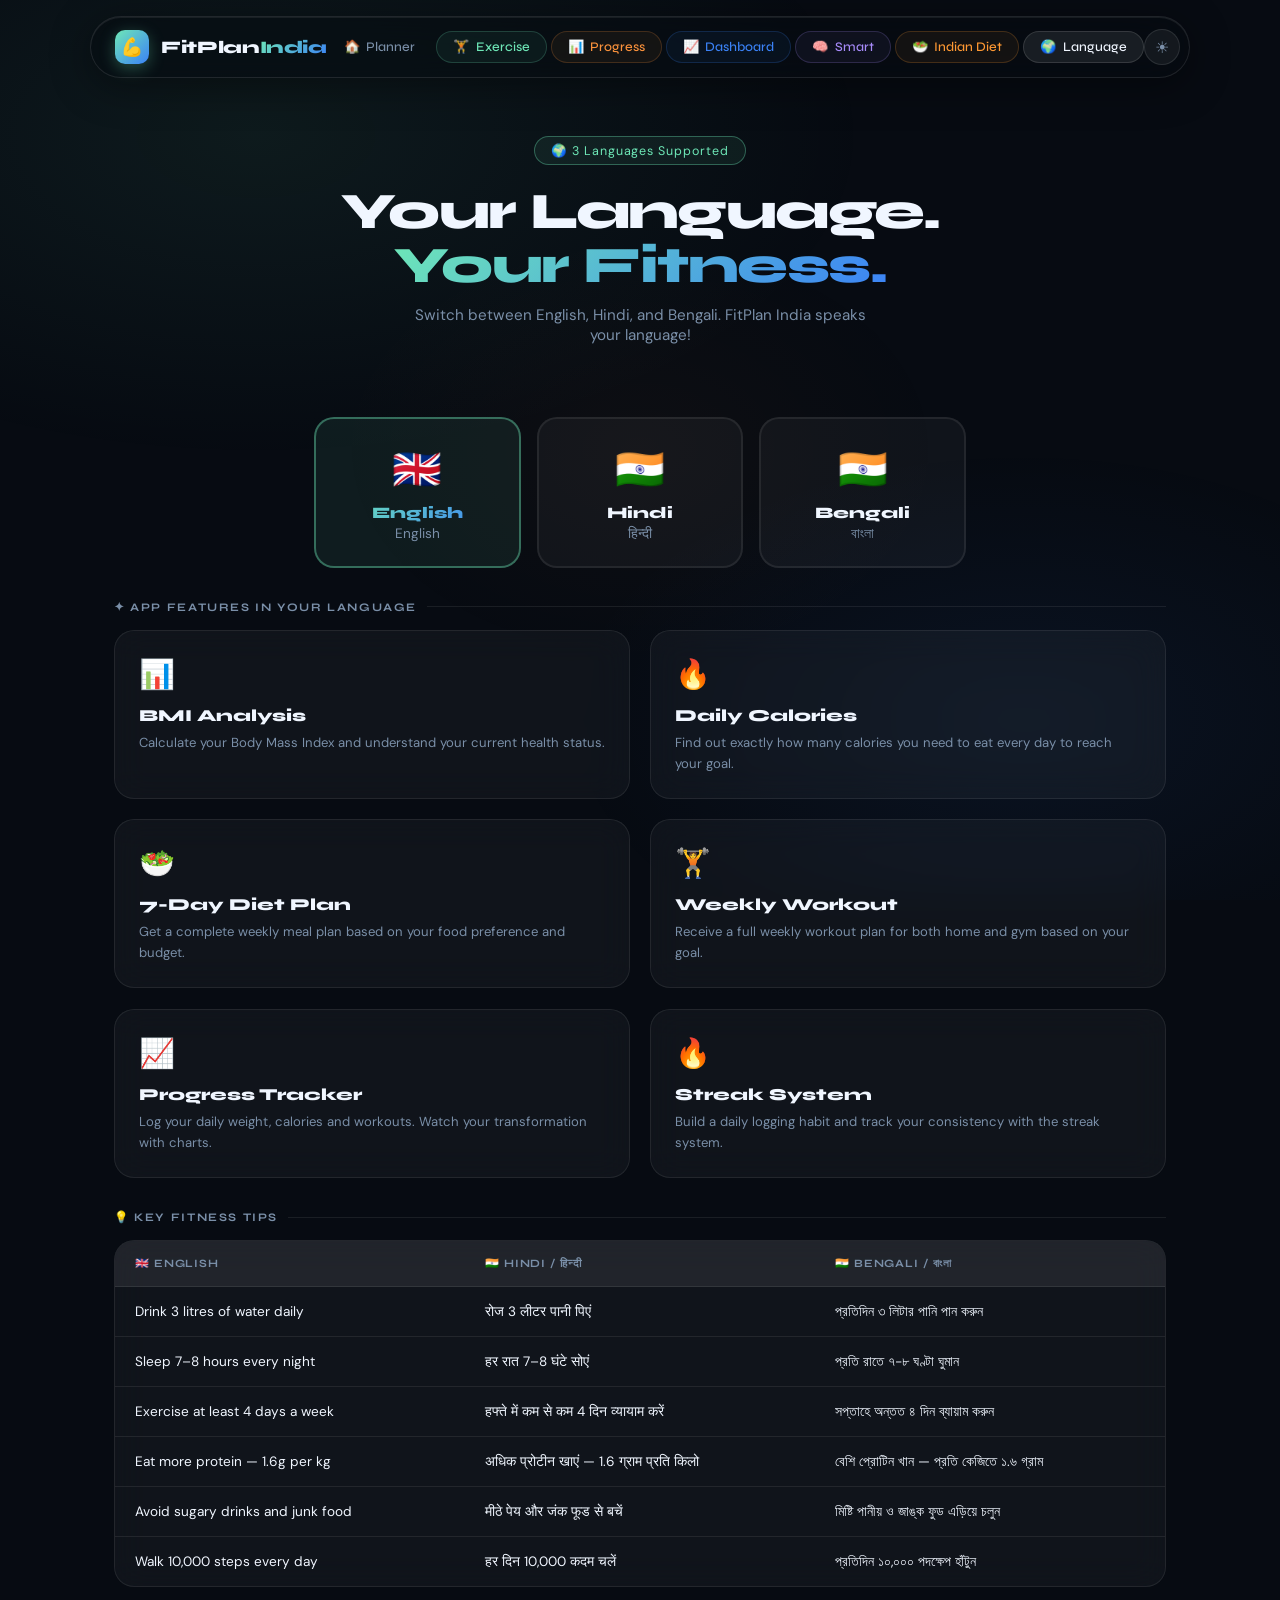
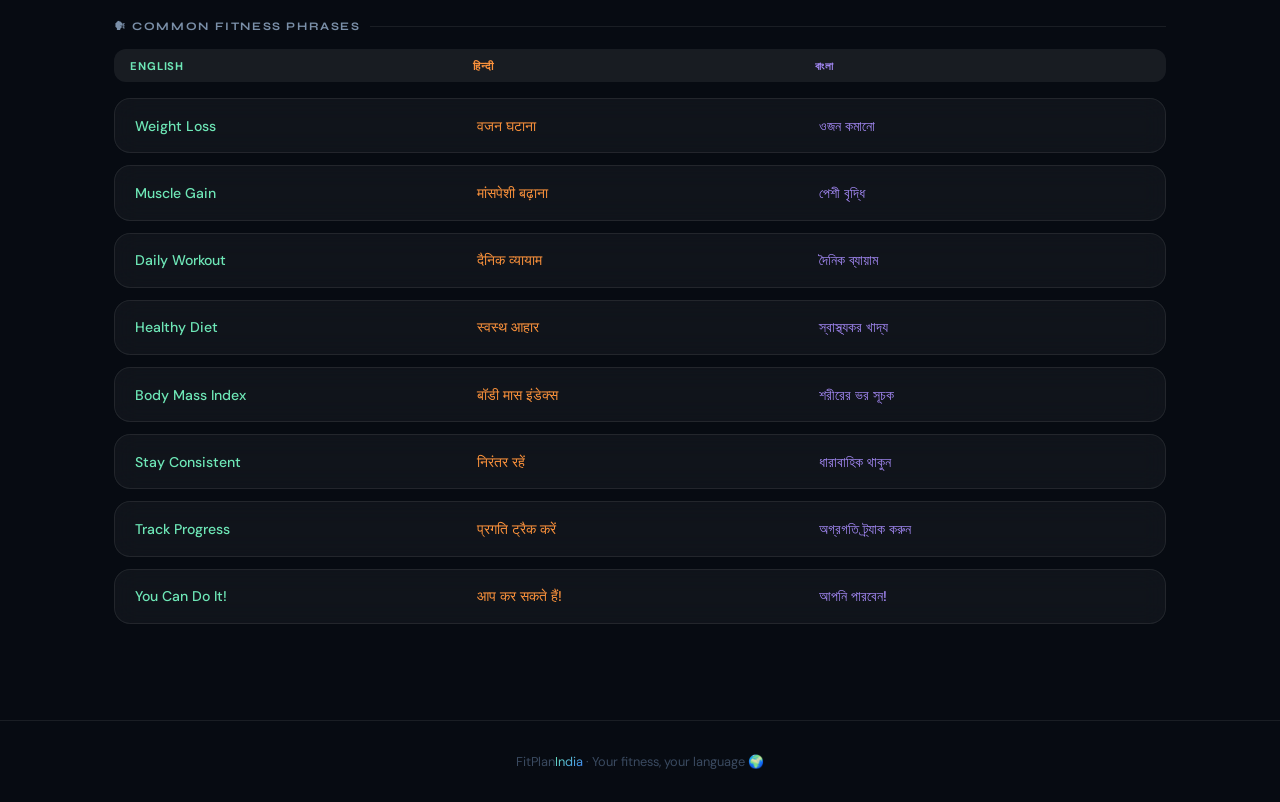
<file: language.html>
<!DOCTYPE html>
<html lang="en" data-theme="dark">
<head>
  <meta charset="UTF-8"/>
  <meta name="viewport" content="width=device-width, initial-scale=1.0"/>
  <title>Language — FitPlan India</title>
  <link rel="preconnect" href="https://fonts.googleapis.com"/>
  <link href="https://fonts.googleapis.com/css2?family=Syne:wght@400;600;700;800&family=DM+Sans:wght@300;400;500&family=Hind:wght@400;500;600&family=Hind+Siliguri:wght@400;500;600&display=swap" rel="stylesheet"/>
  <style>
:root{
  --green:#6EE7B7;--blue:#3B82F6;--purple:#A78BFA;
  --orange:#FB923C;--red:#F87171;--yellow:#FCD34D;
  --grad:linear-gradient(135deg,#6EE7B7,#3B82F6);
  --grad-warm:linear-gradient(135deg,#FB923C,#F87171);
  --grad-purple:linear-gradient(135deg,#A78BFA,#6EE7B7);
  --font-d:'Syne',sans-serif;--font-b:'DM Sans',sans-serif;
  --font-hi:'Hind',sans-serif;--font-bn:'Hind Siliguri',sans-serif;
  --ease:cubic-bezier(0.4,0,0.2,1);--bounce:cubic-bezier(0.34,1.56,0.64,1);
}
[data-theme="dark"]{--bg:#070b12;--surface:rgba(255,255,255,0.04);--surface2:rgba(255,255,255,0.07);--border:rgba(255,255,255,0.08);--border2:rgba(110,231,183,0.28);--text:#F0F6FF;--text2:#7A8FA8;--text3:#3A4A60;--shadow:0 8px 40px rgba(0,0,0,0.6);--nav:rgba(7,11,18,0.55);}
[data-theme="light"]{--bg:#EEF2FF;--surface:rgba(255,255,255,0.6);--surface2:rgba(255,255,255,0.85);--border:rgba(0,0,0,0.07);--border2:rgba(59,130,246,0.3);--text:#111827;--text2:#4B5563;--text3:#9CA3AF;--shadow:0 8px 32px rgba(0,40,120,0.1);--nav:rgba(238,242,255,0.55);}
*,*::before,*::after{box-sizing:border-box;margin:0;padding:0;}
html{scroll-behavior:smooth;}
body{font-family:var(--font-b);background:var(--bg);color:var(--text);min-height:100vh;overflow-x:hidden;transition:background .4s,color .4s;padding-top:88px;}
body::before{content:'';position:fixed;inset:0;background:radial-gradient(ellipse 80% 60% at 20% 15%,rgba(110,231,183,0.07) 0%,transparent 60%),radial-gradient(ellipse 60% 50% at 80% 80%,rgba(59,130,246,0.07) 0%,transparent 60%),radial-gradient(ellipse 40% 40% at 50% 50%,rgba(251,146,60,0.03) 0%,transparent 60%);pointer-events:none;z-index:0;}
body>*{position:relative;z-index:1;}
body.lang-hi{font-family:var(--font-hi);}
body.lang-bn{font-family:var(--font-bn);}

/* NAVBAR */
.nav{position:fixed;top:16px;left:50%;transform:translateX(-50%);width:calc(100% - 48px);max-width:1100px;z-index:200;display:flex;align-items:center;justify-content:space-between;padding:.75rem 1.5rem;background:var(--nav);backdrop-filter:blur(28px);-webkit-backdrop-filter:blur(28px);border:1px solid rgba(255,255,255,0.1);border-radius:100px;box-shadow:0 8px 40px rgba(0,0,0,0.4),inset 0 1px 0 rgba(255,255,255,0.07);transition:background .4s,border-color .4s;}
[data-theme="light"] .nav{border-color:rgba(59,130,246,0.15);box-shadow:0 8px 40px rgba(0,40,100,0.12),inset 0 1px 0 rgba(255,255,255,0.6);}
.nav-left{display:flex;align-items:center;gap:.75rem;}
.nav-logo{width:34px;height:34px;background:var(--grad);border-radius:10px;display:flex;align-items:center;justify-content:center;font-size:1.1rem;box-shadow:0 4px 16px rgba(110,231,183,.3);}
.nav-brand{font-family:var(--font-d)!important;font-weight:800;font-size:1.1rem;letter-spacing:-.02em;color:var(--text);}
.nav-brand em{font-style:normal;background:var(--grad);-webkit-background-clip:text;-webkit-text-fill-color:transparent;background-clip:text;}
.nav-links{display:flex;align-items:center;gap:.25rem;}
.nav-link{display:flex;align-items:center;gap:.4rem;padding:.45rem 1rem;border-radius:100px;font-size:.82rem;font-weight:500;color:var(--text2);text-decoration:none;background:none;border:1px solid transparent;cursor:pointer;transition:all .25s;font-family:var(--font-d)!important;white-space:nowrap;}
.nav-link:hover,.nav-link.active{color:var(--text);background:rgba(255,255,255,0.07);border-color:rgba(255,255,255,0.1);}
[data-theme="light"] .nav-link:hover,[data-theme="light"] .nav-link.active{background:rgba(59,130,246,0.08);border-color:rgba(59,130,246,0.18);color:#111827;}
.nav-link.active-lang{background:linear-gradient(135deg,rgba(110,231,183,.12),rgba(59,130,246,.08));border-color:rgba(110,231,183,.3);color:var(--green);}
.nav-link.exercise-lnk{background:linear-gradient(135deg,rgba(110,231,183,.1),rgba(59,130,246,.07));border-color:rgba(110,231,183,.2);color:var(--green);}
.nav-link.smart-lnk{background:linear-gradient(135deg,rgba(167,139,250,.1),rgba(59,130,246,.07));border-color:rgba(167,139,250,.2);color:var(--purple);}
.nav-link.progress-lnk{background:linear-gradient(135deg,rgba(251,146,60,.1),rgba(248,113,113,.07));border-color:rgba(251,146,60,.2);color:var(--orange);}
.theme-btn{background:rgba(255,255,255,.06);border:1px solid rgba(255,255,255,.1);cursor:pointer;width:36px;height:36px;border-radius:50%;display:flex;align-items:center;justify-content:center;font-size:1rem;transition:all .2s;color:var(--text2);}
.theme-btn:hover{border-color:var(--border2);color:var(--text);}
.nav-right{display:flex;align-items:center;gap:.5rem;}
@media(max-width:700px){.nav{border-radius:20px;width:calc(100% - 24px);top:10px;padding:.65rem 1rem;}.nav-link .nl{display:none;}.nav-link{padding:.45rem .65rem;}}

/* HERO */
.hero{padding:3rem 1.5rem 2.5rem;text-align:center;}
.hero-badge{display:inline-block;padding:.35rem 1rem;border:1px solid rgba(110,231,183,.35);border-radius:100px;font-size:.78rem;color:var(--green);letter-spacing:.08em;background:rgba(110,231,183,.07);margin-bottom:1.25rem;animation:fadeUp .7s both .1s;}
.hero-title{font-family:var(--font-d)!important;font-size:clamp(2rem,5vw,3.2rem);font-weight:800;letter-spacing:-.03em;line-height:1.05;margin-bottom:.75rem;animation:fadeUp .7s both .2s;}
.grad-text{background:var(--grad);-webkit-background-clip:text;-webkit-text-fill-color:transparent;background-clip:text;}
.hero-desc{color:var(--text2);font-size:.95rem;max-width:480px;margin:0 auto;animation:fadeUp .7s both .3s;}

/* LANG SELECTOR */
.lang-selector-wrap{max-width:700px;margin:2rem auto;padding:0 1.5rem;animation:fadeUp .6s both .3s;}
.lang-selector{display:grid;grid-template-columns:repeat(3,1fr);gap:1rem;}
.lang-btn{background:var(--surface);border:2px solid var(--border);border-radius:20px;padding:1.5rem 1rem;text-align:center;cursor:pointer;transition:all .3s var(--bounce);backdrop-filter:blur(16px);}
.lang-btn:hover{transform:translateY(-4px);}
.lang-btn.active{border-color:var(--border2);}
.lang-btn.active.en{background:rgba(110,231,183,.08);border-color:rgba(110,231,183,.4);}
.lang-btn.active.hi{background:rgba(251,146,60,.08);border-color:rgba(251,146,60,.4);}
.lang-btn.active.bn{background:rgba(167,139,250,.08);border-color:rgba(167,139,250,.4);}
.lang-flag{font-size:2.5rem;margin-bottom:.5rem;}
.lang-name{font-family:var(--font-d)!important;font-size:1rem;font-weight:800;margin-bottom:.2rem;}
.lang-native{font-size:.85rem;color:var(--text2);}
.lang-btn.active .lang-name{background:var(--grad);-webkit-background-clip:text;-webkit-text-fill-color:transparent;background-clip:text;}

/* MAIN */
.main{max-width:1100px;margin:0 auto;padding:0 1.5rem 4rem;}
.section-label{font-family:var(--font-d)!important;font-size:.72rem;font-weight:700;letter-spacing:.14em;text-transform:uppercase;color:var(--text2);margin-bottom:1rem;display:flex;align-items:center;gap:.6rem;}
.section-label::after{content:'';flex:1;height:1px;background:var(--border);}

/* CONTENT CARDS */
.content-grid{display:grid;grid-template-columns:1fr 1fr;gap:1.25rem;margin-bottom:2rem;}
.content-card{background:var(--surface);border:1px solid var(--border);border-radius:20px;padding:1.5rem;backdrop-filter:blur(16px);transition:all .25s var(--bounce);animation:cardUp .5s both;}
.content-card:hover{transform:translateY(-4px);border-color:var(--border2);}
.cc-icon{font-size:1.8rem;margin-bottom:.75rem;}
.cc-title{font-family:var(--font-d)!important;font-size:1.05rem;font-weight:800;margin-bottom:.4rem;}
.cc-sub{font-size:.82rem;color:var(--text2);line-height:1.6;}

/* TIPS TABLE */
.tips-table{background:var(--surface);border:1px solid var(--border);border-radius:20px;overflow:hidden;backdrop-filter:blur(16px);margin-bottom:2rem;}
.tips-table-row{display:grid;grid-template-columns:2fr 2fr 2fr;border-bottom:1px solid var(--border);}
.tips-table-row:last-child{border-bottom:none;}
.tips-table-row.header{background:var(--surface2);}
.tips-table-cell{padding:1rem 1.25rem;font-size:.85rem;}
.tips-table-row.header .tips-table-cell{font-family:var(--font-d)!important;font-size:.7rem;font-weight:700;letter-spacing:.08em;text-transform:uppercase;color:var(--text2);}
.lang-flag-sm{margin-right:.4rem;}

/* PHRASE CARDS */
.phrase-grid{display:grid;grid-template-columns:1fr;gap:.75rem;margin-bottom:2rem;}
.phrase-row{display:grid;grid-template-columns:1fr 1fr 1fr;gap:1rem;background:var(--surface);border:1px solid var(--border);border-radius:16px;padding:1.1rem 1.25rem;backdrop-filter:blur(12px);transition:all .25s;}
.phrase-row:hover{border-color:var(--border2);}
.phrase-cell{font-size:.88rem;}
.phrase-cell.en{color:var(--green);font-weight:500;}
.phrase-cell.hi{color:var(--orange);font-weight:500;}
.phrase-cell.bn{color:var(--purple);font-weight:500;}

/* FOOTER */
.footer{text-align:center;padding:2rem;border-top:1px solid var(--border);font-size:.8rem;color:var(--text3);}
.footer em{font-style:normal;background:var(--grad);-webkit-background-clip:text;-webkit-text-fill-color:transparent;background-clip:text;}

@keyframes fadeUp{from{opacity:0;transform:translateY(20px)}to{opacity:1;transform:translateY(0)}}
@keyframes cardUp{from{opacity:0;transform:translateY(25px) scale(.97)}to{opacity:1;transform:translateY(0) scale(1)}}
@media(max-width:768px){.content-grid{grid-template-columns:1fr;}.tips-table-row{grid-template-columns:1fr;}.phrase-row{grid-template-columns:1fr;}.lang-selector{grid-template-columns:1fr 1fr 1fr;}}
@media(max-width:480px){.lang-selector{grid-template-columns:1fr;}}
::-webkit-scrollbar{width:5px;}::-webkit-scrollbar-thumb{background:var(--border);border-radius:100px;}
::selection{background:rgba(110,231,183,.25);}
  </style>
</head>
<body>

<!-- NAVBAR -->
<nav class="nav">
  <div class="nav-left">
    <div class="nav-logo">💪</div>
    <span class="nav-brand">FitPlan<em>India</em></span>
  </div>
  <div class="nav-links">
    <a href="index.html" class="nav-link">🏠 <span class="nl">Planner</span></a>
    <a href="exercise.html" class="nav-link" style="color:#6EE7B7;border-color:rgba(110,231,183,.2);background:rgba(110,231,183,.06);">🏋️ <span class="nl">Exercise</span></a>
    <a href="progress.html" class="nav-link" style="color:#FB923C;border-color:rgba(251,146,60,.2);background:rgba(251,146,60,.06);">📊 <span class="nl">Progress</span></a>
    <a href="dashboard.html" class="nav-link" style="color:#3B82F6;border-color:rgba(59,130,246,.2);background:rgba(59,130,246,.06);">📈 <span class="nl">Dashboard</span></a>
    <a href="smart.html" class="nav-link" style="color:#A78BFA;border-color:rgba(167,139,250,.2);background:rgba(167,139,250,.06);">🧠 <span class="nl">Smart</span></a>
    <a href="indian-diet.html" class="nav-link" style="color:#FF9933;border-color:rgba(255,153,51,.2);background:rgba(255,153,51,.06);">🥗 <span class="nl">Indian Diet</span></a>
    <a href="language.html" class="nav-link" style="color:var(--text);background:rgba(255,255,255,0.08);border-color:rgba(255,255,255,0.12);">🌍 <span class="nl">Language</span></a>
  </div>
  <div class="nav-right">
    <button class="theme-btn" id="themeBtn">☀</button>
  </div>
</nav>

<!-- HERO -->
<section class="hero">
  <div class="hero-badge">🌍 3 Languages Supported</div>
  <h1 class="hero-title">Your Language.<br/><span class="grad-text">Your Fitness.</span></h1>
  <p class="hero-desc" id="heroDesc">Switch between English, Hindi, and Bengali. FitPlan India speaks your language!</p>
</section>

<!-- LANGUAGE SELECTOR -->
<div class="lang-selector-wrap">
  <div class="lang-selector">
    <div class="lang-btn en active" onclick="setLang('en')">
      <div class="lang-flag">🇬🇧</div>
      <div class="lang-name">English</div>
      <div class="lang-native">English</div>
    </div>
    <div class="lang-btn hi" onclick="setLang('hi')">
      <div class="lang-flag">🇮🇳</div>
      <div class="lang-name">Hindi</div>
      <div class="lang-native">हिन्दी</div>
    </div>
    <div class="lang-btn bn" onclick="setLang('bn')">
      <div class="lang-flag">🇮🇳</div>
      <div class="lang-name">Bengali</div>
      <div class="lang-native">বাংলা</div>
    </div>
  </div>
</div>

<main class="main">

  <!-- CONTENT CARDS -->
  <div class="section-label" id="secFeatures">✦ App Features in Your Language</div>
  <div class="content-grid">
    <div class="content-card">
      <div class="cc-icon">📊</div>
      <div class="cc-title" data-key="bmi_title">BMI Analysis</div>
      <div class="cc-sub" data-key="bmi_desc">Calculate your Body Mass Index and understand your current health status.</div>
    </div>
    <div class="content-card">
      <div class="cc-icon">🔥</div>
      <div class="cc-title" data-key="cal_title">Daily Calories</div>
      <div class="cc-sub" data-key="cal_desc">Find out exactly how many calories you need to eat every day to reach your goal.</div>
    </div>
    <div class="content-card">
      <div class="cc-icon">🥗</div>
      <div class="cc-title" data-key="diet_title">7-Day Diet Plan</div>
      <div class="cc-sub" data-key="diet_desc">Get a complete weekly meal plan based on your food preference and budget.</div>
    </div>
    <div class="content-card">
      <div class="cc-icon">🏋️</div>
      <div class="cc-title" data-key="workout_title">Weekly Workout</div>
      <div class="cc-sub" data-key="workout_desc">Receive a full weekly workout plan for both home and gym based on your goal.</div>
    </div>
    <div class="content-card">
      <div class="cc-icon">📈</div>
      <div class="cc-title" data-key="progress_title">Progress Tracker</div>
      <div class="cc-sub" data-key="progress_desc">Log your daily weight, calories and workouts. Watch your transformation with charts.</div>
    </div>
    <div class="content-card">
      <div class="cc-icon">🔥</div>
      <div class="cc-title" data-key="streak_title">Streak System</div>
      <div class="cc-sub" data-key="streak_desc">Build a daily logging habit and track your consistency with the streak system.</div>
    </div>
  </div>

  <!-- FITNESS TIPS -->
  <div class="section-label" id="secTips">💡 Key Fitness Tips</div>
  <div class="tips-table">
    <div class="tips-table-row header">
      <div class="tips-table-cell">🇬🇧 English</div>
      <div class="tips-table-cell">🇮🇳 Hindi / हिन्दी</div>
      <div class="tips-table-cell">🇮🇳 Bengali / বাংলা</div>
    </div>
    <div class="tips-table-row">
      <div class="tips-table-cell">Drink 3 litres of water daily</div>
      <div class="tips-table-cell">रोज 3 लीटर पानी पिएं</div>
      <div class="tips-table-cell">প্রতিদিন ৩ লিটার পানি পান করুন</div>
    </div>
    <div class="tips-table-row">
      <div class="tips-table-cell">Sleep 7–8 hours every night</div>
      <div class="tips-table-cell">हर रात 7–8 घंटे सोएं</div>
      <div class="tips-table-cell">প্রতি রাতে ৭-৮ ঘণ্টা ঘুমান</div>
    </div>
    <div class="tips-table-row">
      <div class="tips-table-cell">Exercise at least 4 days a week</div>
      <div class="tips-table-cell">हफ्ते में कम से कम 4 दिन व्यायाम करें</div>
      <div class="tips-table-cell">সপ্তাহে অন্তত ৪ দিন ব্যায়াম করুন</div>
    </div>
    <div class="tips-table-row">
      <div class="tips-table-cell">Eat more protein — 1.6g per kg</div>
      <div class="tips-table-cell">अधिक प्रोटीन खाएं — 1.6 ग्राम प्रति किलो</div>
      <div class="tips-table-cell">বেশি প্রোটিন খান — প্রতি কেজিতে ১.৬ গ্রাম</div>
    </div>
    <div class="tips-table-row">
      <div class="tips-table-cell">Avoid sugary drinks and junk food</div>
      <div class="tips-table-cell">मीठे पेय और जंक फूड से बचें</div>
      <div class="tips-table-cell">মিষ্টি পানীয় ও জাঙ্ক ফুড এড়িয়ে চলুন</div>
    </div>
    <div class="tips-table-row">
      <div class="tips-table-cell">Walk 10,000 steps every day</div>
      <div class="tips-table-cell">हर दिन 10,000 कदम चलें</div>
      <div class="tips-table-cell">প্রতিদিন ১০,০০০ পদক্ষেপ হাঁটুন</div>
    </div>
  </div>

  <!-- COMMON PHRASES -->
  <div class="section-label" id="secPhrases">🗣 Common Fitness Phrases</div>
  <div class="phrase-grid">
    <div style="display:grid;grid-template-columns:1fr 1fr 1fr;gap:.5rem;padding:.6rem 1rem;background:var(--surface2);border-radius:12px;margin-bottom:.25rem;">
      <span style="font-size:.7rem;font-weight:700;text-transform:uppercase;letter-spacing:.08em;color:var(--green);">English</span>
      <span style="font-size:.7rem;font-weight:700;text-transform:uppercase;letter-spacing:.08em;color:var(--orange);">हिन्दी</span>
      <span style="font-size:.7rem;font-weight:700;text-transform:uppercase;letter-spacing:.08em;color:var(--purple);">বাংলা</span>
    </div>
    <div class="phrase-row"><div class="phrase-cell en">Weight Loss</div><div class="phrase-cell hi">वजन घटाना</div><div class="phrase-cell bn">ওজন কমানো</div></div>
    <div class="phrase-row"><div class="phrase-cell en">Muscle Gain</div><div class="phrase-cell hi">मांसपेशी बढ़ाना</div><div class="phrase-cell bn">পেশী বৃদ্ধি</div></div>
    <div class="phrase-row"><div class="phrase-cell en">Daily Workout</div><div class="phrase-cell hi">दैनिक व्यायाम</div><div class="phrase-cell bn">দৈনিক ব্যায়াম</div></div>
    <div class="phrase-row"><div class="phrase-cell en">Healthy Diet</div><div class="phrase-cell hi">स्वस्थ आहार</div><div class="phrase-cell bn">স্বাস্থ্যকর খাদ্য</div></div>
    <div class="phrase-row"><div class="phrase-cell en">Body Mass Index</div><div class="phrase-cell hi">बॉडी मास इंडेक्स</div><div class="phrase-cell bn">শরীরের ভর সূচক</div></div>
    <div class="phrase-row"><div class="phrase-cell en">Stay Consistent</div><div class="phrase-cell hi">निरंतर रहें</div><div class="phrase-cell bn">ধারাবাহিক থাকুন</div></div>
    <div class="phrase-row"><div class="phrase-cell en">Track Progress</div><div class="phrase-cell hi">प्रगति ट्रैक करें</div><div class="phrase-cell bn">অগ্রগতি ট্র্যাক করুন</div></div>
    <div class="phrase-row"><div class="phrase-cell en">You Can Do It!</div><div class="phrase-cell hi">आप कर सकते हैं!</div><div class="phrase-cell bn">আপনি পারবেন!</div></div>
  </div>

</main>

<footer class="footer">
  <p>FitPlan<em>India</em> · <span id="footerText">Your fitness, your language 🌍</span></p>
</footer>

<script>
/* ── TRANSLATIONS ── */
const T = {
  en: {
    heroDesc: "Switch between English, Hindi, and Bengali. FitPlan India speaks your language!",
    secFeatures: "✦ App Features in Your Language",
    secTips: "💡 Key Fitness Tips",
    secPhrases: "🗣 Common Fitness Phrases",
    bmi_title: "BMI Analysis",
    bmi_desc: "Calculate your Body Mass Index and understand your current health status.",
    cal_title: "Daily Calories",
    cal_desc: "Find out exactly how many calories you need to eat every day to reach your goal.",
    diet_title: "7-Day Diet Plan",
    diet_desc: "Get a complete weekly meal plan based on your food preference and budget.",
    workout_title: "Weekly Workout",
    workout_desc: "Receive a full weekly workout plan for both home and gym based on your goal.",
    progress_title: "Progress Tracker",
    progress_desc: "Log your daily weight, calories and workouts. Watch your transformation with charts.",
    streak_title: "Streak System",
    streak_desc: "Build a daily logging habit and track your consistency with the streak system.",
    footerText: "Your fitness, your language 🌍",
  },
  hi: {
    heroDesc: "अंग्रेजी, हिंदी और बंगाली के बीच स्विच करें। FitPlan India आपकी भाषा बोलता है!",
    secFeatures: "✦ आपकी भाषा में ऐप की विशेषताएं",
    secTips: "💡 मुख्य फिटनेस टिप्स",
    secPhrases: "🗣 सामान्य फिटनेस वाक्यांश",
    bmi_title: "BMI विश्लेषण",
    bmi_desc: "अपना बॉडी मास इंडेक्स जानें और अपनी वर्तमान स्वास्थ्य स्थिति को समझें।",
    cal_title: "दैनिक कैलोरी",
    cal_desc: "पता लगाएं कि अपने लक्ष्य तक पहुंचने के लिए आपको हर दिन कितनी कैलोरी खानी चाहिए।",
    diet_title: "7-दिन का डाइट प्लान",
    diet_desc: "अपनी खाद्य प्राथमिकता और बजट के आधार पर एक पूर्ण साप्ताहिक मील प्लान पाएं।",
    workout_title: "साप्ताहिक वर्कआउट",
    workout_desc: "अपने लक्ष्य के आधार पर घर और जिम दोनों के लिए पूर्ण साप्ताहिक वर्कआउट प्लान पाएं।",
    progress_title: "प्रगति ट्रैकर",
    progress_desc: "अपना दैनिक वजन, कैलोरी और वर्कआउट लॉग करें। चार्ट से अपना बदलाव देखें।",
    streak_title: "स्ट्रीक सिस्टम",
    streak_desc: "रोज लॉग करने की आदत बनाएं और स्ट्रीक सिस्टम से अपनी निरंतरता ट्रैक करें।",
    footerText: "आपकी फिटनेस, आपकी भाषा 🌍",
  },
  bn: {
    heroDesc: "ইংরেজি, হিন্দি এবং বাংলার মধ্যে সুইচ করুন। FitPlan India আপনার ভাষায় কথা বলে!",
    secFeatures: "✦ আপনার ভাষায় অ্যাপের বৈশিষ্ট্য",
    secTips: "💡 মূল ফিটনেস টিপস",
    secPhrases: "🗣 সাধারণ ফিটনেস বাক্যাংশ",
    bmi_title: "BMI বিশ্লেষণ",
    bmi_desc: "আপনার বডি মাস ইন্ডেক্স গণনা করুন এবং আপনার বর্তমান স্বাস্থ্য অবস্থা বুঝুন।",
    cal_title: "দৈনিক ক্যালোরি",
    cal_desc: "আপনার লক্ষ্যে পৌঁছাতে প্রতিদিন ঠিক কতটুকু ক্যালোরি খেতে হবে তা জানুন।",
    diet_title: "৭ দিনের ডায়েট প্ল্যান",
    diet_desc: "আপনার খাদ্য পছন্দ এবং বাজেটের উপর ভিত্তি করে একটি সম্পূর্ণ সাপ্তাহিক খাবারের পরিকল্পনা পান।",
    workout_title: "সাপ্তাহিক ওয়ার্কআউট",
    workout_desc: "আপনার লক্ষ্যের উপর ভিত্তি করে বাড়ি ও জিম উভয়ের জন্য সম্পূর্ণ সাপ্তাহিক ওয়ার্কআউট প্ল্যান পান।",
    progress_title: "অগ্রগতি ট্র্যাকার",
    progress_desc: "আপনার দৈনিক ওজন, ক্যালোরি এবং ওয়ার্কআউট লগ করুন। চার্টের মাধ্যমে আপনার পরিবর্তন দেখুন।",
    streak_title: "স্ট্রিক সিস্টেম",
    streak_desc: "প্রতিদিন লগ করার অভ্যাস গড়ুন এবং স্ট্রিক সিস্টেমের মাধ্যমে আপনার ধারাবাহিকতা ট্র্যাক করুন।",
    footerText: "আপনার ফিটনেস, আপনার ভাষা 🌍",
  }
};

let currentLang = localStorage.getItem('fp_lang') || 'en';

function setLang(lang){
  currentLang = lang;
  localStorage.setItem('fp_lang', lang);

  // Update body font
  document.body.classList.remove('lang-en','lang-hi','lang-bn');
  document.body.classList.add('lang-'+lang);

  // Update lang buttons
  document.querySelectorAll('.lang-btn').forEach(b=>{
    b.classList.remove('active');
    if(b.classList.contains(lang)) b.classList.add('active');
  });

  // Update all translated elements
  const t = T[lang];
  document.getElementById('heroDesc').textContent = t.heroDesc;
  document.getElementById('secFeatures').textContent = t.secFeatures;
  document.getElementById('secTips').textContent = t.secTips;
  document.getElementById('secPhrases').textContent = t.secPhrases;
  document.getElementById('footerText').textContent = t.footerText;

  document.querySelectorAll('[data-key]').forEach(el=>{
    const key = el.getAttribute('data-key');
    if(t[key]) el.textContent = t[key];
  });
}

/* ── THEME ── */
const themeBtn=document.getElementById('themeBtn');
function applyTheme(t){document.documentElement.setAttribute('data-theme',t);themeBtn.textContent=t==='dark'?'☀':'☽';localStorage.setItem('fpTheme',t);}
themeBtn.addEventListener('click',()=>applyTheme(document.documentElement.getAttribute('data-theme')==='dark'?'light':'dark'));
applyTheme(localStorage.getItem('fpTheme')||'dark');

setLang(currentLang);
</script>
</body>
</html>
</file>
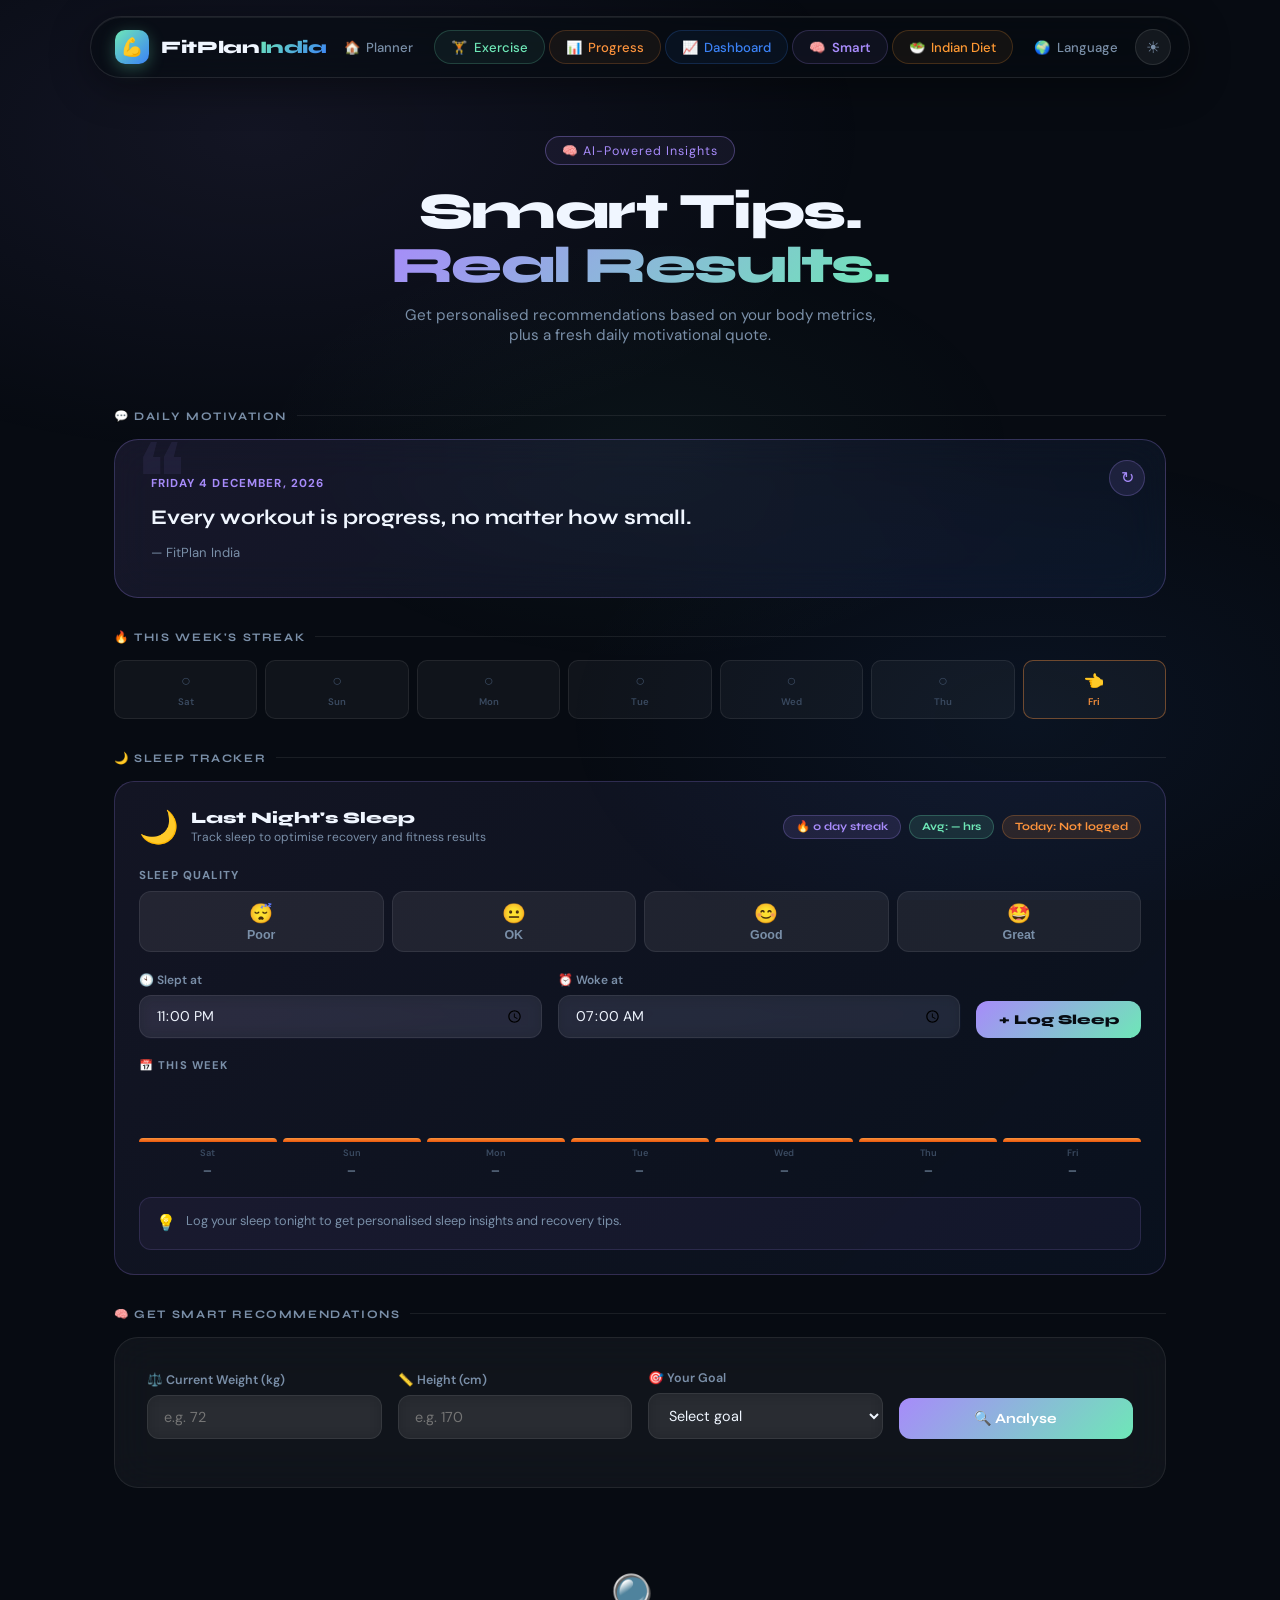
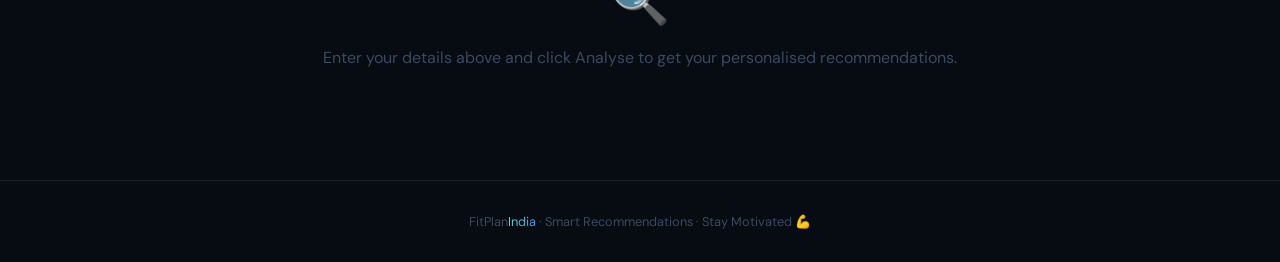
<file: smart.html>
<!DOCTYPE html>
<html lang="en" data-theme="dark">
<head>
  <meta charset="UTF-8"/>
  <meta name="viewport" content="width=device-width, initial-scale=1.0"/>
  <title>FitPlan India — Smart Recommendations</title>
  <link rel="preconnect" href="https://fonts.googleapis.com"/>
  <link href="https://fonts.googleapis.com/css2?family=Syne:wght@400;600;700;800&family=DM+Sans:wght@300;400;500&display=swap" rel="stylesheet"/>
  <style>
:root{
  --green:#6EE7B7;--blue:#3B82F6;--purple:#A78BFA;
  --orange:#FB923C;--red:#F87171;--yellow:#FCD34D;
  --grad:linear-gradient(135deg,#6EE7B7,#3B82F6);
  --grad-warm:linear-gradient(135deg,#FB923C,#F87171);
  --grad-purple:linear-gradient(135deg,#A78BFA,#6EE7B7);
  --font-d:'Syne',sans-serif;--font-b:'DM Sans',sans-serif;
  --ease:cubic-bezier(0.4,0,0.2,1);--bounce:cubic-bezier(0.34,1.56,0.64,1);
}
[data-theme="dark"]{--bg:#070b12;--surface:rgba(255,255,255,0.04);--surface2:rgba(255,255,255,0.07);--border:rgba(255,255,255,0.08);--border2:rgba(167,139,250,0.35);--text:#F0F6FF;--text2:#7A8FA8;--text3:#3A4A60;--shadow:0 8px 40px rgba(0,0,0,0.6);--nav:rgba(7,11,18,0.55);}
[data-theme="light"]{--bg:#EEF2FF;--surface:rgba(255,255,255,0.6);--surface2:rgba(255,255,255,0.85);--border:rgba(0,0,0,0.07);--border2:rgba(167,139,250,0.3);--text:#111827;--text2:#4B5563;--text3:#9CA3AF;--shadow:0 8px 32px rgba(0,40,120,0.1);--nav:rgba(238,242,255,0.55);}
*,*::before,*::after{box-sizing:border-box;margin:0;padding:0;}
html{scroll-behavior:smooth;}
body{font-family:var(--font-b);background:var(--bg);color:var(--text);min-height:100vh;overflow-x:hidden;transition:background .4s,color .4s;padding-top:88px;}
body::before{content:'';position:fixed;inset:0;background:radial-gradient(ellipse 80% 60% at 20% 15%,rgba(167,139,250,0.08) 0%,transparent 60%),radial-gradient(ellipse 60% 50% at 80% 80%,rgba(59,130,246,0.07) 0%,transparent 60%),radial-gradient(ellipse 50% 40% at 50% 50%,rgba(110,231,183,0.04) 0%,transparent 60%);pointer-events:none;z-index:0;}
body>*{position:relative;z-index:1;}

/* NAVBAR */
.nav{position:fixed;top:16px;left:50%;transform:translateX(-50%);width:calc(100% - 48px);max-width:1100px;z-index:200;display:flex;align-items:center;justify-content:space-between;padding:.75rem 1.5rem;background:var(--nav);backdrop-filter:blur(28px);-webkit-backdrop-filter:blur(28px);border:1px solid rgba(255,255,255,0.1);border-radius:100px;box-shadow:0 8px 40px rgba(0,0,0,0.4),inset 0 1px 0 rgba(255,255,255,0.07);transition:background .4s,border-color .4s;}
[data-theme="light"] .nav{border-color:rgba(59,130,246,0.15);box-shadow:0 8px 40px rgba(0,40,100,0.12),inset 0 1px 0 rgba(255,255,255,0.6);}
.nav-left{display:flex;align-items:center;gap:.75rem;}
.nav-logo{width:34px;height:34px;background:var(--grad);border-radius:10px;display:flex;align-items:center;justify-content:center;font-size:1.1rem;box-shadow:0 4px 16px rgba(110,231,183,.3);}
.nav-brand{font-family:var(--font-d);font-weight:800;font-size:1.1rem;letter-spacing:-.02em;color:var(--text);}
.nav-brand em{font-style:normal;background:var(--grad);-webkit-background-clip:text;-webkit-text-fill-color:transparent;background-clip:text;}
.nav-links{display:flex;align-items:center;gap:.25rem;}
.nav-link{display:flex;align-items:center;gap:.4rem;padding:.45rem 1rem;border-radius:100px;font-size:.82rem;font-weight:500;color:var(--text2);text-decoration:none;background:none;border:1px solid transparent;cursor:pointer;transition:all .25s;font-family:var(--font-b);white-space:nowrap;}
.nav-link:hover,.nav-link.active{color:var(--text);background:rgba(255,255,255,0.07);border-color:rgba(255,255,255,0.1);}
[data-theme="light"] .nav-link:hover,[data-theme="light"] .nav-link.active{background:rgba(59,130,246,0.08);border-color:rgba(59,130,246,0.18);color:#111827;}
.nav-link.active-smart{background:linear-gradient(135deg,rgba(167,139,250,.12),rgba(59,130,246,.08));border-color:rgba(167,139,250,.3);color:var(--purple);}
.nav-link.exercise-lnk{background:linear-gradient(135deg,rgba(110,231,183,.1),rgba(59,130,246,.07));border-color:rgba(110,231,183,.2);color:var(--green);}
.nav-link.progress-lnk{background:linear-gradient(135deg,rgba(251,146,60,.1),rgba(248,113,113,.07));border-color:rgba(251,146,60,.2);color:var(--orange);}
.theme-btn{background:rgba(255,255,255,.06);border:1px solid rgba(255,255,255,.1);cursor:pointer;width:36px;height:36px;border-radius:50%;display:flex;align-items:center;justify-content:center;font-size:1rem;transition:all .2s;color:var(--text2);}
.theme-btn:hover{border-color:var(--border2);color:var(--text);}
.nav-right{display:flex;align-items:center;gap:.5rem;}
@media(max-width:700px){.nav{border-radius:20px;width:calc(100% - 24px);top:10px;padding:.65rem 1rem;}.nav-link .nl{display:none;}.nav-link{padding:.45rem .65rem;}}

/* HERO */
.hero{padding:3rem 1.5rem 2rem;text-align:center;}
.hero-badge{display:inline-block;padding:.35rem 1rem;border:1px solid rgba(167,139,250,.35);border-radius:100px;font-size:.78rem;color:var(--purple);letter-spacing:.08em;background:rgba(167,139,250,.07);margin-bottom:1.25rem;animation:fadeUp .7s both .1s;}
.hero-title{font-family:var(--font-d);font-size:clamp(2rem,5vw,3.2rem);font-weight:800;letter-spacing:-.03em;line-height:1.05;margin-bottom:.75rem;animation:fadeUp .7s both .2s;}
.grad-purple{background:var(--grad-purple);-webkit-background-clip:text;-webkit-text-fill-color:transparent;background-clip:text;}
.hero-desc{color:var(--text2);font-size:.95rem;max-width:480px;margin:0 auto;animation:fadeUp .7s both .3s;}

/* MAIN */
.main{max-width:1100px;margin:0 auto;padding:2rem 1.5rem 4rem;}
.section-label{font-family:var(--font-d);font-size:.72rem;font-weight:700;letter-spacing:.14em;text-transform:uppercase;color:var(--text2);margin-bottom:1rem;display:flex;align-items:center;gap:.6rem;}
.section-label::after{content:'';flex:1;height:1px;background:var(--border);}

/* DAILY QUOTE */
.quote-card{background:linear-gradient(135deg,rgba(167,139,250,.1),rgba(59,130,246,.07));border:1px solid rgba(167,139,250,.25);border-radius:24px;padding:2.25rem;margin-bottom:2rem;backdrop-filter:blur(20px);position:relative;overflow:hidden;animation:fadeUp .6s both .1s;}
.quote-card::before{content:'❝';position:absolute;top:-.5rem;left:1.25rem;font-size:6rem;color:rgba(167,139,250,.08);font-family:Georgia,serif;line-height:1;}
.quote-date{font-size:.72rem;color:var(--purple);font-weight:700;letter-spacing:.1em;text-transform:uppercase;margin-bottom:.75rem;}
.quote-text{font-family:var(--font-d);font-size:1.3rem;font-weight:700;line-height:1.4;margin-bottom:.75rem;position:relative;z-index:1;}
.quote-author{font-size:.82rem;color:var(--text2);}
.quote-refresh{position:absolute;top:1.25rem;right:1.25rem;background:rgba(167,139,250,.12);border:1px solid rgba(167,139,250,.25);color:var(--purple);border-radius:50%;width:36px;height:36px;display:flex;align-items:center;justify-content:center;cursor:pointer;font-size:1rem;transition:all .25s var(--bounce);}
.quote-refresh:hover{transform:rotate(180deg);background:rgba(167,139,250,.22);}

/* SMART FORM */
.smart-form-card{background:var(--surface);border:1px solid var(--border);border-radius:24px;padding:2rem;margin-bottom:2rem;backdrop-filter:blur(20px);animation:fadeUp .6s both .2s;}
.smart-form-grid{display:grid;grid-template-columns:repeat(3,1fr) 1fr;gap:1rem;align-items:end;margin-bottom:1rem;}
.sf-field label{display:block;font-size:.78rem;font-weight:600;color:var(--text2);margin-bottom:.45rem;}
.sf-field select,.sf-field input{width:100%;padding:.75rem 1rem;background:var(--surface2);border:1px solid var(--border);border-radius:12px;color:var(--text);font-family:var(--font-b);font-size:.9rem;transition:all .2s;backdrop-filter:blur(8px);}
.sf-field select:focus,.sf-field input:focus{outline:none;border-color:var(--border2);}
.sf-field select option{background:#0d1424;color:#F0F6FF;}
.btn-analyse{padding:.75rem 1.5rem;background:var(--grad-purple);border:none;border-radius:12px;color:#fff;font-family:var(--font-d);font-size:.88rem;font-weight:700;cursor:pointer;transition:all .25s var(--bounce);white-space:nowrap;width:100%;}
.btn-analyse:hover{transform:translateY(-2px);box-shadow:0 8px 24px rgba(167,139,250,.3);}

/* RECOMMENDATIONS */
.recs-grid{display:grid;grid-template-columns:1fr 1fr;gap:1.25rem;margin-bottom:2rem;animation:fadeUp .6s both;}
.rec-card{background:var(--surface);border:1px solid var(--border);border-radius:18px;padding:1.5rem;backdrop-filter:blur(16px);transition:all .25s var(--bounce);}
.rec-card:hover{transform:translateY(-4px);border-color:var(--border2);}
.rec-icon-wrap{width:48px;height:48px;border-radius:14px;display:flex;align-items:center;justify-content:center;font-size:1.4rem;margin-bottom:1rem;}
.rec-icon-green{background:rgba(110,231,183,.12);border:1px solid rgba(110,231,183,.2);}
.rec-icon-orange{background:rgba(251,146,60,.12);border:1px solid rgba(251,146,60,.2);}
.rec-icon-blue{background:rgba(59,130,246,.12);border:1px solid rgba(59,130,246,.2);}
.rec-icon-purple{background:rgba(167,139,250,.12);border:1px solid rgba(167,139,250,.2);}
.rec-icon-red{background:rgba(248,113,113,.12);border:1px solid rgba(248,113,113,.2);}
.rec-icon-yellow{background:rgba(252,211,77,.12);border:1px solid rgba(252,211,77,.2);}
.rec-title{font-family:var(--font-d);font-size:.95rem;font-weight:800;margin-bottom:.4rem;}
.rec-text{font-size:.82rem;color:var(--text2);line-height:1.6;}
.rec-tag{display:inline-block;padding:.2rem .65rem;border-radius:100px;font-size:.65rem;font-weight:700;text-transform:uppercase;letter-spacing:.07em;margin-top:.65rem;}
.tag-green{background:rgba(110,231,183,.12);color:var(--green);}
.tag-orange{background:rgba(251,146,60,.12);color:var(--orange);}
.tag-blue{background:rgba(59,130,246,.12);color:var(--blue);}
.tag-purple{background:rgba(167,139,250,.12);color:var(--purple);}
.tag-red{background:rgba(248,113,113,.12);color:var(--red);}

/* STREAK MINI */
.streak-row{display:grid;grid-template-columns:repeat(7,1fr);gap:.5rem;margin-bottom:2rem;}
.streak-day{background:var(--surface);border:1px solid var(--border);border-radius:10px;padding:.6rem .3rem;text-align:center;font-size:.65rem;color:var(--text3);}
.streak-day.done{background:rgba(110,231,183,.12);border-color:rgba(110,231,183,.25);color:var(--green);}
.streak-day.today{border-color:rgba(251,146,60,.4);color:var(--orange);}
.sd-icon{font-size:1rem;display:block;margin-bottom:.25rem;}
.sd-lbl{font-weight:600;font-size:.6rem;}

/* DEFAULT STATE */
.default-state{text-align:center;padding:3rem 2rem;color:var(--text3);}
.default-icon{font-size:3rem;margin-bottom:1rem;}

/* FOOTER */
.footer{text-align:center;padding:2rem;border-top:1px solid var(--border);font-size:.8rem;color:var(--text3);}
.footer em{font-style:normal;background:var(--grad);-webkit-background-clip:text;-webkit-text-fill-color:transparent;background-clip:text;}

@keyframes fadeUp{from{opacity:0;transform:translateY(20px)}to{opacity:1;transform:translateY(0)}}
@keyframes cardUp{from{opacity:0;transform:translateY(30px) scale(.97)}to{opacity:1;transform:translateY(0) scale(1)}}
@media(max-width:768px){.smart-form-grid{grid-template-columns:1fr 1fr;}.recs-grid{grid-template-columns:1fr;}}
@media(max-width:480px){.smart-form-grid{grid-template-columns:1fr;}.streak-row{grid-template-columns:repeat(4,1fr);}}
::-webkit-scrollbar{width:5px;}::-webkit-scrollbar-thumb{background:var(--border);border-radius:100px;}
::selection{background:rgba(167,139,250,.25);}

/* ── SLEEP TRACKER ── */
.sleep-section{margin-bottom:2rem;animation:fadeUp .6s both .35s;}
.sleep-card{background:linear-gradient(135deg,rgba(167,139,250,0.08),rgba(59,130,246,0.05));border:1px solid rgba(167,139,250,0.22);border-radius:20px;padding:1.5rem;backdrop-filter:blur(20px);}
.sleep-top{display:flex;align-items:center;justify-content:space-between;margin-bottom:1.25rem;flex-wrap:wrap;gap:.75rem;}
.sleep-title-wrap{display:flex;align-items:center;gap:.75rem;}
.sleep-moon{font-size:2rem;animation:moonpulse 4s ease-in-out infinite;}
@keyframes moonpulse{0%,100%{transform:scale(1) rotate(-10deg)}50%{transform:scale(1.12) rotate(10deg)};}
.sleep-title{font-family:var(--font-d);font-size:1rem;font-weight:800;}
.sleep-sub{font-size:.75rem;color:var(--text2);margin-top:2px;}
.sleep-badges{display:flex;gap:.5rem;flex-wrap:wrap;}
.sleep-badge{padding:.28rem .75rem;border-radius:100px;font-size:.7rem;font-weight:700;font-family:var(--font-d);}
.sleep-badge.purple{background:rgba(167,139,250,.12);border:1px solid rgba(167,139,250,.25);color:var(--purple);}
.sleep-badge.green{background:rgba(110,231,183,.12);border:1px solid rgba(110,231,183,.25);color:var(--green);}
.sleep-badge.orange{background:rgba(251,146,60,.12);border:1px solid rgba(251,146,60,.25);color:var(--orange);}
/* Input row */
.sleep-input-row{display:grid;grid-template-columns:1fr 1fr auto;gap:1rem;margin-bottom:1.25rem;align-items:end;}
.sleep-field label{display:block;font-size:.75rem;font-weight:600;color:var(--text2);margin-bottom:.4rem;}
.sleep-field input,.sleep-field select{width:100%;padding:.65rem 1rem;background:var(--surface2);border:1px solid var(--border);border-radius:12px;color:var(--text);font-family:var(--font-b);font-size:.88rem;transition:all .2s;backdrop-filter:blur(8px);}
.sleep-field input:focus,.sleep-field select:focus{outline:none;border-color:rgba(167,139,250,.4);}
.sleep-field select option{background:#0d1424;}
.btn-sleep-log{padding:.65rem 1.4rem;background:linear-gradient(135deg,#A78BFA,#6EE7B7);border:none;border-radius:12px;color:#070b12;font-family:var(--font-d);font-size:.85rem;font-weight:800;cursor:pointer;transition:all .25s var(--bounce);white-space:nowrap;}
.btn-sleep-log:hover{transform:translateY(-2px);box-shadow:0 8px 24px rgba(167,139,250,.3);}
/* Quality stars */
.quality-row{display:flex;gap:.5rem;margin-bottom:1.25rem;flex-wrap:wrap;}
.quality-btn{flex:1;min-width:80px;padding:.6rem .5rem;background:var(--surface2);border:1px solid var(--border);border-radius:12px;cursor:pointer;text-align:center;transition:all .25s var(--bounce);font-size:.78rem;font-weight:600;color:var(--text2);}
.quality-btn:hover{transform:translateY(-2px);}
.quality-btn.selected.q1{background:rgba(248,113,113,.12);border-color:rgba(248,113,113,.4);color:#F87171;}
.quality-btn.selected.q2{background:rgba(251,146,60,.12);border-color:rgba(251,146,60,.4);color:var(--orange);}
.quality-btn.selected.q3{background:rgba(110,231,183,.12);border-color:rgba(110,231,183,.4);color:var(--green);}
.quality-btn.selected.q4{background:rgba(167,139,250,.12);border-color:rgba(167,139,250,.4);color:var(--purple);}
.quality-icon{font-size:1.2rem;display:block;margin-bottom:.2rem;}
/* Score ring */
.sleep-stats-row{display:grid;grid-template-columns:auto 1fr;gap:1.5rem;margin-bottom:1.25rem;align-items:center;}
.sleep-score-wrap{position:relative;width:90px;height:90px;flex-shrink:0;}
.sleep-score-wrap svg{width:100%;height:100%;transform:rotate(-90deg);}
.ssring-bg{fill:none;stroke:var(--border);stroke-width:8;}
.ssring-prog{fill:none;stroke:url(#slg);stroke-width:8;stroke-linecap:round;transition:stroke-dashoffset 1s var(--ease);}
.sleep-score-center{position:absolute;top:50%;left:50%;transform:translate(-50%,-50%);text-align:center;}
.sleep-score-val{font-family:var(--font-d);font-size:1.1rem;font-weight:800;line-height:1;}
.sleep-score-lbl{font-size:.5rem;color:var(--text2);}
.sleep-info-grid{display:grid;grid-template-columns:repeat(3,1fr);gap:.6rem;}
.sleep-info-item{background:var(--surface2);border:1px solid var(--border);border-radius:10px;padding:.65rem;text-align:center;}
.sleep-info-val{font-family:var(--font-d);font-size:.95rem;font-weight:800;}
.sleep-info-lbl{font-size:.6rem;color:var(--text2);margin-top:2px;}
/* Weekly chart */
.sleep-week{display:grid;grid-template-columns:repeat(7,1fr);gap:.4rem;margin-bottom:1.25rem;}
.sleep-day-col{display:flex;flex-direction:column;align-items:center;gap:.3rem;}
.sleep-bar-wrap{height:60px;display:flex;align-items:flex-end;width:100%;}
.sleep-bar{width:100%;border-radius:6px 6px 0 0;background:linear-gradient(180deg,#A78BFA,#7C3AED);min-height:4px;transition:height .6s var(--bounce);}
.sleep-bar.good{background:linear-gradient(180deg,#6EE7B7,#059669);}
.sleep-bar.low{background:linear-gradient(180deg,#FB923C,#EA580C);}
.sleep-day-lbl{font-size:.58rem;color:var(--text3);font-weight:600;}
.sleep-day-hrs{font-size:.6rem;color:var(--text2);font-weight:700;}
/* Insight */
.sleep-insight{display:flex;align-items:flex-start;gap:.65rem;padding:.85rem 1rem;border-radius:12px;background:rgba(167,139,250,.06);border:1px solid rgba(167,139,250,.15);font-size:.8rem;color:var(--text2);line-height:1.5;}
.sleep-success{display:none;margin-top:.75rem;padding:.6rem 1rem;background:rgba(110,231,183,.1);border:1px solid rgba(110,231,183,.25);border-radius:10px;color:var(--green);font-size:.82rem;font-weight:500;text-align:center;animation:fadeUp .3s both;}
@media(max-width:600px){.sleep-input-row{grid-template-columns:1fr 1fr;}.sleep-stats-row{grid-template-columns:1fr;}.sleep-info-grid{grid-template-columns:1fr 1fr 1fr;}.sleep-week{grid-template-columns:repeat(4,1fr);}}
  </style>
</head>
<body>

<!-- NAVBAR -->
<nav class="nav">
  <div class="nav-left">
    <div class="nav-logo">💪</div>
    <span class="nav-brand">FitPlan<em>India</em></span>
  </div>
  <div class="nav-links">
    <a href="index.html" class="nav-link">🏠 <span class="nl">Planner</span></a>
    <a href="exercise.html" class="nav-link" style="color:#6EE7B7;border-color:rgba(110,231,183,.2);background:rgba(110,231,183,.06);">🏋️ <span class="nl">Exercise</span></a>
    <a href="progress.html" class="nav-link" style="color:#FB923C;border-color:rgba(251,146,60,.2);background:rgba(251,146,60,.06);">📊 <span class="nl">Progress</span></a>
    <a href="dashboard.html" class="nav-link" style="color:#3B82F6;border-color:rgba(59,130,246,.2);background:rgba(59,130,246,.06);">📈 <span class="nl">Dashboard</span></a>
    <a href="smart.html" class="nav-link" style="color:#A78BFA;border-color:rgba(167,139,250,.2);background:rgba(167,139,250,.06);font-weight:600;">🧠 <span class="nl">Smart</span></a>
    <a href="indian-diet.html" class="nav-link" style="color:#FF9933;border-color:rgba(255,153,51,.2);background:rgba(255,153,51,.06);">🥗 <span class="nl">Indian Diet</span></a>
    <a href="language.html" class="nav-link">🌍 <span class="nl">Language</span></a>
  </div>
  <div class="nav-right">
    <button class="theme-btn" id="themeBtn">☀</button>
  </div>
</nav>

<!-- HERO -->
<section class="hero">
  <div class="hero-badge">🧠 AI-Powered Insights</div>
  <h1 class="hero-title">Smart Tips.<br/><span class="grad-purple">Real Results.</span></h1>
  <p class="hero-desc">Get personalised recommendations based on your body metrics, plus a fresh daily motivational quote.</p>
</section>

<main class="main">

  <!-- DAILY QUOTE -->
  <div class="section-label">💬 Daily Motivation</div>
  <div class="quote-card">
    <button class="quote-refresh" onclick="newQuote()" title="New quote">↻</button>
    <div class="quote-date" id="quoteDate"></div>
    <div class="quote-text" id="quoteText"></div>
    <div class="quote-author" id="quoteAuthor"></div>
  </div>

  <!-- STREAK WEEK -->
  <div class="section-label">🔥 This Week's Streak</div>
  <div class="streak-row" id="streakRow"></div>

  <!-- SMART FORM -->

  <!-- SLEEP TRACKER -->
  <div class="sleep-section">
    <div class="section-label">🌙 Sleep Tracker</div>
    <div class="sleep-card">

      <!-- Top -->
      <div class="sleep-top">
        <div class="sleep-title-wrap">
          <span class="sleep-moon">🌙</span>
          <div>
            <div class="sleep-title">Last Night's Sleep</div>
            <div class="sleep-sub">Track sleep to optimise recovery and fitness results</div>
          </div>
        </div>
        <div class="sleep-badges">
          <span class="sleep-badge purple" id="sleepStreakBadge">🔥 0 day streak</span>
          <span class="sleep-badge green"  id="sleepAvgBadge">Avg: — hrs</span>
          <span class="sleep-badge orange" id="sleepTodayBadge">Today: Not logged</span>
        </div>
      </div>

      <!-- Quality selector -->
      <div style="font-size:.72rem;font-weight:700;text-transform:uppercase;letter-spacing:.1em;color:var(--text2);margin-bottom:.5rem;">Sleep Quality</div>
      <div class="quality-row">
        <button class="quality-btn q1" data-q="1" onclick="selectQuality(1)"><span class="quality-icon">😴</span>Poor</button>
        <button class="quality-btn q2" data-q="2" onclick="selectQuality(2)"><span class="quality-icon">😐</span>OK</button>
        <button class="quality-btn q3" data-q="3" onclick="selectQuality(3)"><span class="quality-icon">😊</span>Good</button>
        <button class="quality-btn q4" data-q="4" onclick="selectQuality(4)"><span class="quality-icon">🤩</span>Great</button>
      </div>

      <!-- Input row -->
      <div class="sleep-input-row">
        <div class="sleep-field">
          <label>🕙 Slept at</label>
          <input type="time" id="sleepTime" value="23:00"/>
        </div>
        <div class="sleep-field">
          <label>⏰ Woke at</label>
          <input type="time" id="wakeTime" value="07:00"/>
        </div>
        <button class="btn-sleep-log" onclick="logSleep()">+ Log Sleep</button>
      </div>
      <div class="sleep-success" id="sleepSuccess">✅ Sleep logged! Rest well tonight too.</div>

      <!-- Score + Stats -->
      <div class="sleep-stats-row" id="sleepStatsRow" style="display:none">
        <div class="sleep-score-wrap">
          <svg viewBox="0 0 100 100">
            <defs>
              <linearGradient id="slg" x1="0%" y1="0%" x2="100%" y2="100%">
                <stop offset="0%" stop-color="#A78BFA"/>
                <stop offset="100%" stop-color="#6EE7B7"/>
              </linearGradient>
            </defs>
            <circle class="ssring-bg" cx="50" cy="50" r="38"/>
            <circle class="ssring-prog" id="sleepRing" cx="50" cy="50" r="38"
              stroke-dasharray="238.76" stroke-dashoffset="238.76"/>
          </svg>
          <div class="sleep-score-center">
            <div class="sleep-score-val" id="sleepScoreVal">0</div>
            <div class="sleep-score-lbl">score</div>
          </div>
        </div>
        <div class="sleep-info-grid">
          <div class="sleep-info-item">
            <div class="sleep-info-val" id="sleepHrsVal" style="color:var(--purple)">—</div>
            <div class="sleep-info-lbl">Hours Slept</div>
          </div>
          <div class="sleep-info-item">
            <div class="sleep-info-val" id="sleepBedVal" style="color:var(--blue)">—</div>
            <div class="sleep-info-lbl">Bedtime</div>
          </div>
          <div class="sleep-info-item">
            <div class="sleep-info-val" id="sleepQualVal" style="color:var(--green)">—</div>
            <div class="sleep-info-lbl">Quality</div>
          </div>
        </div>
      </div>

      <!-- Weekly bar chart -->
      <div style="font-size:.7rem;font-weight:700;text-transform:uppercase;letter-spacing:.1em;color:var(--text2);margin-bottom:.6rem;">📅 This Week</div>
      <div class="sleep-week" id="sleepWeek"></div>

      <!-- Insight -->
      <div class="sleep-insight">
        <span style="font-size:1rem;flex-shrink:0">💡</span>
        <span id="sleepInsight">Log your sleep tonight to get personalised sleep insights and recovery tips.</span>
      </div>

    </div>
  </div>

  <div class="section-label">🧠 Get Smart Recommendations</div>
  <div class="smart-form-card">
    <div class="smart-form-grid">
      <div class="sf-field">
        <label>⚖️ Current Weight (kg)</label>
        <input type="number" id="sfWeight" placeholder="e.g. 72" min="30" max="300"/>
      </div>
      <div class="sf-field">
        <label>📏 Height (cm)</label>
        <input type="number" id="sfHeight" placeholder="e.g. 170" min="100" max="250"/>
      </div>
      <div class="sf-field">
        <label>🎯 Your Goal</label>
        <select id="sfGoal">
          <option value="">Select goal</option>
          <option value="loss">Weight Loss</option>
          <option value="gain">Muscle Gain</option>
          <option value="maintain">Maintain</option>
        </select>
      </div>
      <div class="sf-field">
        <button class="btn-analyse" onclick="analyse()">🔍 Analyse</button>
      </div>
    </div>
  </div>

  <!-- RECS OUTPUT -->
  <div id="recsOutput">
    <div class="default-state">
      <div class="default-icon">🔍</div>
      <p>Enter your details above and click Analyse to get your personalised recommendations.</p>
    </div>
  </div>

</main>

<footer class="footer">
  <p>FitPlan<em>India</em> · Smart Recommendations · Stay Motivated 💪</p>
</footer>

<script>
/* ── QUOTES ── */
const QUOTES = [
  {text:"The body achieves what the mind believes.",author:"— Napoleon Hill"},
  {text:"Take care of your body. It's the only place you have to live.",author:"— Jim Rohn"},
  {text:"Fitness is not about being better than someone else. It's about being better than you used to be.",author:"— Khloe Kardashian"},
  {text:"The secret of getting ahead is getting started.",author:"— Mark Twain"},
  {text:"Strength does not come from the body. It comes from the will of the soul.",author:"— Mahatma Gandhi"},
  {text:"Every workout is progress, no matter how small.",author:"— FitPlan India"},
  {text:"Your health is an investment, not an expense.",author:"— Unknown"},
  {text:"Don't wish for it. Work for it.",author:"— Unknown"},
  {text:"The pain you feel today will be the strength you feel tomorrow.",author:"— Arnold Schwarzenegger"},
  {text:"It does not matter how slowly you go as long as you do not stop.",author:"— Confucius"},
  {text:"You don't have to be great to start, but you have to start to be great.",author:"— Zig Ziglar"},
  {text:"Success usually comes to those who are too busy to be looking for it.",author:"— Henry David Thoreau"},
  {text:"One workout at a time. One meal at a time. One day at a time.",author:"— FitPlan India"},
  {text:"Discipline is choosing between what you want now and what you want most.",author:"— Augusta F. Kantra"},
  {text:"Wake up with determination. Go to bed with satisfaction.",author:"— Unknown"},
];

let currentQuoteIdx = -1;
function getQuoteOfDay(){
  const day = new Date().getDay();
  return QUOTES[day % QUOTES.length];
}
function newQuote(){
  let idx;
  do{ idx = Math.floor(Math.random()*QUOTES.length); } while(idx===currentQuoteIdx);
  currentQuoteIdx = idx;
  setQuote(QUOTES[idx]);
}
function setQuote(q){
  document.getElementById('quoteText').textContent = q.text;
  document.getElementById('quoteAuthor').textContent = q.author;
}
function initQuote(){
  const q = getQuoteOfDay();
  currentQuoteIdx = QUOTES.indexOf(q);
  document.getElementById('quoteDate').textContent = new Date().toLocaleDateString('en-IN',{weekday:'long',day:'numeric',month:'long',year:'numeric'});
  setQuote(q);
}

/* ── STREAK WEEK ── */
function renderStreakWeek(){
  const data = JSON.parse(localStorage.getItem('fp_progress')||'[]');
  const days=['Sun','Mon','Tue','Wed','Thu','Fri','Sat'];
  const today = new Date();
  const row = document.getElementById('streakRow');
  let html='';
  for(let i=6;i>=0;i--){
    const d=new Date(today); d.setDate(d.getDate()-i);
    const dateStr=d.toISOString().split('T')[0];
    const hasEntry=data.some(e=>e.date===dateStr);
    const isToday=i===0;
    const dayName=days[d.getDay()];
    html+=`<div class="streak-day${hasEntry?' done':''}${isToday?' today':''}">
      <span class="sd-icon">${hasEntry?'✅':isToday?'👈':'○'}</span>
      <span class="sd-lbl">${dayName}</span>
    </div>`;
  }
  row.innerHTML=html;
}

/* ── SMART ANALYSE ── */
const RECS = {
  loss: [
    {icon:'🥗',wrap:'rec-icon-green',title:'Eat in a Calorie Deficit',text:'Reduce your daily intake by 300–500 kcal below your TDEE. Focus on whole foods, vegetables, and lean protein.',tag:'tag-green',tagText:'Nutrition'},
    {icon:'🏃',wrap:'rec-icon-orange',title:'Add Daily Cardio',text:'30–45 minutes of moderate cardio (walking, cycling, jogging) 5–6 days a week burns significant fat.',tag:'tag-orange',tagText:'Cardio'},
    {icon:'💧',wrap:'rec-icon-blue',title:'Drink 3L Water Daily',text:'Staying hydrated boosts metabolism by up to 30% and reduces false hunger signals.',tag:'tag-blue',tagText:'Hydration'},
    {icon:'😴',wrap:'rec-icon-purple',title:'Sleep 7–8 Hours',text:'Poor sleep raises cortisol which stores belly fat. Sleep before 11 PM for best results.',tag:'tag-purple',tagText:'Recovery'},
    {icon:'🚫',wrap:'rec-icon-red',title:'Avoid Sugary Drinks',text:'Soft drinks, packaged juices have 150–300 empty calories. Replace with lemon water or green tea.',tag:'tag-red',tagText:'Avoid'},
    {icon:'📊',wrap:'rec-icon-green',title:'Track Your Progress',text:'Weigh yourself every Monday morning. Track calories for 2 weeks. What gets measured gets improved.',tag:'tag-green',tagText:'Tracking'},
  ],
  gain: [
    {icon:'🍗',wrap:'rec-icon-green',title:'Eat in a Calorie Surplus',text:'Consume 300–500 kcal above TDEE. Aim for 1.6–2.2g of protein per kg bodyweight daily.',tag:'tag-green',tagText:'Nutrition'},
    {icon:'🏋️',wrap:'rec-icon-orange',title:'Progressive Overload',text:'Add 2.5–5 kg to your lifts every 1–2 weeks. Stagnation means zero muscle growth.',tag:'tag-orange',tagText:'Training'},
    {icon:'😴',wrap:'rec-icon-purple',title:'Sleep 8–9 Hours',text:'Muscles grow during sleep — specifically during deep sleep when growth hormone peaks.',tag:'tag-purple',tagText:'Recovery'},
    {icon:'🥜',wrap:'rec-icon-blue',title:'Healthy Calorie Sources',text:'Peanut butter, dry fruits, whole milk, eggs, bananas, oats — calorie-dense and nutritious.',tag:'tag-blue',tagText:'Food'},
    {icon:'⏱️',wrap:'rec-icon-yellow',title:'Limit Excessive Cardio',text:'Too much cardio burns muscle. Keep cardio to 20 min/session, 2–3 days/week maximum.',tag:'tag-orange',tagText:'Caution'},
    {icon:'📅',wrap:'rec-icon-green',title:'Train 4–5 Days/Week',text:'Focus on compound movements: Bench Press, Deadlift, Squat, Pull-ups, Shoulder Press.',tag:'tag-green',tagText:'Plan'},
  ],
  maintain: [
    {icon:'⚖️',wrap:'rec-icon-blue',title:'Match Your TDEE',text:'Eat roughly equal to your Total Daily Energy Expenditure. Track weekly, not daily.',tag:'tag-blue',tagText:'Calories'},
    {icon:'🔄',wrap:'rec-icon-green',title:'Stay Consistent',text:'Even a 15-minute workout beats skipping. Consistency over intensity is the key to maintenance.',tag:'tag-green',tagText:'Habit'},
    {icon:'🧘',wrap:'rec-icon-purple',title:'Add Yoga or Stretching',text:'Flexibility training reduces injury risk and improves body composition long-term.',tag:'tag-purple',tagText:'Mobility'},
    {icon:'🥗',wrap:'rec-icon-orange',title:'Balanced Macro Split',text:'Aim for 40% carbs, 30% protein, 30% fat. Avoid extreme diets — they backfire.',tag:'tag-orange',tagText:'Nutrition'},
    {icon:'😴',wrap:'rec-icon-purple',title:'Prioritise Recovery',text:'Rest days are not lazy days. Muscles repair during rest. Schedule 2 rest days/week.',tag:'tag-purple',tagText:'Recovery'},
    {icon:'📊',wrap:'rec-icon-blue',title:'Monthly Check-in',text:'Weigh yourself once a week. If weight trends up/down for 3+ weeks, adjust calories slightly.',tag:'tag-blue',tagText:'Tracking'},
  ]
};

function getBMICategory(bmi){
  if(bmi<18.5) return{label:'Underweight',color:'#3B82F6'};
  if(bmi<25)   return{label:'Normal Weight',color:'#6EE7B7'};
  if(bmi<30)   return{label:'Overweight',color:'#FB923C'};
  return{label:'Obese',color:'#F87171'};
}

function analyse(){
  const w=parseFloat(document.getElementById('sfWeight').value);
  const h=parseFloat(document.getElementById('sfHeight').value);
  const goal=document.getElementById('sfGoal').value;
  if(!w||!h||!goal){alert('Please fill all 3 fields!');return;}
  const bmi=(w/((h/100)**2)).toFixed(1);
  const bmiCat=getBMICategory(parseFloat(bmi));
  const recs=RECS[goal]||RECS.maintain;
  const goalLabel={loss:'Weight Loss',gain:'Muscle Gain',maintain:'Maintain Weight'}[goal];

  document.getElementById('recsOutput').innerHTML=`
    <div style="background:var(--surface);border:1px solid var(--border);border-radius:20px;padding:1.5rem;margin-bottom:1.5rem;backdrop-filter:blur(16px);display:flex;gap:2rem;align-items:center;flex-wrap:wrap;animation:fadeUp .5s both;">
      <div style="text-align:center;">
        <div style="font-family:var(--font-d);font-size:2.5rem;font-weight:800;color:${bmiCat.color};">${bmi}</div>
        <div style="font-size:.75rem;color:var(--text2);">Your BMI</div>
      </div>
      <div style="height:40px;width:1px;background:var(--border);"></div>
      <div>
        <div style="font-family:var(--font-d);font-size:1rem;font-weight:800;color:${bmiCat.color};">${bmiCat.label}</div>
        <div style="font-size:.8rem;color:var(--text2);margin-top:3px;">Goal: ${goalLabel}</div>
      </div>
      <div style="margin-left:auto;padding:.4rem 1rem;border-radius:100px;background:rgba(167,139,250,.12);border:1px solid rgba(167,139,250,.25);color:var(--purple);font-family:var(--font-d);font-size:.75rem;font-weight:700;">6 Recommendations</div>
    </div>
    <div class="recs-grid">
      ${recs.map(r=>`
        <div class="rec-card">
          <div class="rec-icon-wrap ${r.wrap}">${r.icon}</div>
          <div class="rec-title">${r.title}</div>
          <div class="rec-text">${r.text}</div>
          <span class="rec-tag ${r.tag}">${r.tagText}</span>
        </div>`).join('')}
    </div>`;
}

/* ── THEME ── */
const themeBtn=document.getElementById('themeBtn');
function applyTheme(t){document.documentElement.setAttribute('data-theme',t);themeBtn.textContent=t==='dark'?'☀':'☽';localStorage.setItem('fpTheme',t);}
themeBtn.addEventListener('click',()=>applyTheme(document.documentElement.getAttribute('data-theme')==='dark'?'light':'dark'));
applyTheme(localStorage.getItem('fpTheme')||'dark');

/* ── INIT ── */
initQuote();
renderStreakWeek();

// Pre-fill from planner data if exists
try{
  const fd=JSON.parse(localStorage.getItem('fpFormData')||'{}');
  if(fd.weight) document.getElementById('sfWeight').value=fd.weight;
  if(fd.height) document.getElementById('sfHeight').value=fd.height;
  if(fd.goal)   document.getElementById('sfGoal').value=fd.goal;
}catch(e){}

/* ══════════════════════════════════════════
   SLEEP TRACKER
══════════════════════════════════════════ */
const SL_KEY = 'fp_sleep';
let selectedQuality = 3; // default Good

const QUALITY_LABELS = {1:'Poor 😴', 2:'OK 😐', 3:'Good 😊', 4:'Great 🤩'};

const SLEEP_INSIGHTS = {
  great: [
    'Outstanding sleep! Growth hormone peaks during deep sleep — your muscles are recovering perfectly.',
    'Perfect sleep schedule! Sleeping before 11 PM maximises testosterone and recovery.',
    'Great sleep quality + timing = faster fat loss and better muscle growth. Keep it up!',
  ],
  good: [
    'Good sleep! Try to sleep 15 min earlier each night to reach 8 hrs consistently.',
    'Solid rest! Avoid screens 30 min before bed to improve sleep quality further.',
    'Good recovery! Add a 5 min stretching routine before bed to deepen your sleep.',
  ],
  ok: [
    'Try to sleep 30 min earlier tonight. Even 30 min more can boost performance by 20%.',
    'Mediocre sleep raises cortisol — this can slow fat loss. Prioritise sleep tonight.',
    'Your workouts will suffer on poor sleep. Aim for bed before 11 PM tonight.',
  ],
  poor: [
    '⚠️ Poor sleep detected! Cortisol is high — this breaks down muscle and stores fat.',
    '⚠️ Less than 6 hrs seriously impacts recovery. Skip intense workout today — walk instead.',
    '⚠️ Chronic poor sleep is the #1 hidden reason fitness goals stall. Fix this first.',
  ],
};

function getSleepData() {
  try { return JSON.parse(localStorage.getItem(SL_KEY) || '[]'); }
  catch { return []; }
}
function saveSleepData(d) { localStorage.setItem(SL_KEY, JSON.stringify(d)); }

function calcHours(sleepTime, wakeTime) {
  const [sh, sm] = sleepTime.split(':').map(Number);
  const [wh, wm] = wakeTime.split(':').map(Number);
  let mins = (wh * 60 + wm) - (sh * 60 + sm);
  if (mins < 0) mins += 1440; // crossed midnight
  return parseFloat((mins / 60).toFixed(1));
}

function calcSleepScore(hours, quality, sleepTime) {
  let score = 0;
  // Hours score (max 50)
  if (hours >= 8)       score += 50;
  else if (hours >= 7)  score += 42;
  else if (hours >= 6)  score += 28;
  else if (hours >= 5)  score += 15;
  else                  score += 5;
  // Quality score (max 30)
  score += (quality - 1) * 10;
  // Bedtime score (max 20) — before 11 PM = full score
  const [sh] = sleepTime.split(':').map(Number);
  const bedHour = sh >= 18 ? sh : sh + 24; // handle crossing midnight display
  if (sh <= 22)       score += 20;
  else if (sh <= 23)  score += 14;
  else if (sh <= 0)   score += 8;
  else                score += 2;
  return Math.min(100, score);
}

function selectQuality(q) {
  selectedQuality = q;
  document.querySelectorAll('.quality-btn').forEach(b => {
    b.classList.remove('selected');
    if (parseInt(b.dataset.q) === q) b.classList.add('selected');
  });
}

function logSleep() {
  const sleepTime = document.getElementById('sleepTime').value;
  const wakeTime  = document.getElementById('wakeTime').value;
  if (!sleepTime || !wakeTime) { alert('Please enter both sleep and wake time!'); return; }

  const hours  = calcHours(sleepTime, wakeTime);
  const score  = calcSleepScore(hours, selectedQuality, sleepTime);
  const today  = new Date().toISOString().split('T')[0];
  const data   = getSleepData();

  const entry = { date: today, hours, sleepTime, wakeTime, quality: selectedQuality, score };
  const idx   = data.findIndex(d => d.date === today);
  if (idx >= 0) data[idx] = entry; else data.push(entry);
  data.sort((a,b) => new Date(a.date) - new Date(b.date));
  saveSleepData(data);

  // Show success
  const suc = document.getElementById('sleepSuccess');
  suc.style.display = 'block';
  setTimeout(() => suc.style.display = 'none', 3000);

  renderSleep();
}

function getSleepStreak(data) {
  if (!data.length) return 0;
  const sorted = [...data].sort((a,b) => new Date(b.date) - new Date(a.date));
  let streak = 0, check = new Date();
  for (const d of sorted) {
    if (new Date(d.date).toDateString() === check.toDateString()) {
      streak++; check.setDate(check.getDate() - 1);
    } else break;
  }
  return streak;
}

function renderSleep() {
  const data  = getSleepData();
  const today = new Date().toISOString().split('T')[0];
  const todayEntry = data.find(d => d.date === today);
  const streak = getSleepStreak(data);
  const recent = data.slice(-7);

  // Badges
  document.getElementById('sleepStreakBadge').textContent = '🔥 ' + streak + ' day streak';

  if (recent.length) {
    const avg = (recent.reduce((s,d) => s+d.hours, 0) / recent.length).toFixed(1);
    document.getElementById('sleepAvgBadge').textContent = 'Avg: ' + avg + ' hrs';
  }

  document.getElementById('sleepTodayBadge').textContent = todayEntry
    ? 'Today: ' + todayEntry.hours + ' hrs'
    : 'Today: Not logged';

  // Score ring + stats
  if (todayEntry) {
    document.getElementById('sleepStatsRow').style.display = 'grid';
    const circum = 2 * Math.PI * 38;
    const offset = circum - (todayEntry.score / 100) * circum;
    document.getElementById('sleepRing').style.strokeDashoffset = offset.toFixed(1);
    document.getElementById('sleepScoreVal').textContent = todayEntry.score;
    document.getElementById('sleepHrsVal').textContent = todayEntry.hours + 'h';
    document.getElementById('sleepBedVal').textContent = todayEntry.sleepTime;
    document.getElementById('sleepQualVal').textContent = QUALITY_LABELS[todayEntry.quality];
  }

  // Weekly bars
  const days = ['Sun','Mon','Tue','Wed','Thu','Fri','Sat'];
  const weekEl = document.getElementById('sleepWeek');
  weekEl.innerHTML = '';
  for (let i = 6; i >= 0; i--) {
    const d = new Date(); d.setDate(d.getDate() - i);
    const dateStr = d.toISOString().split('T')[0];
    const entry   = data.find(e => e.date === dateStr);
    const hrs     = entry ? entry.hours : 0;
    const maxHrs  = 10;
    const heightPct = hrs ? Math.round((hrs / maxHrs) * 100) : 0;
    const barClass = hrs >= 7 ? 'sleep-bar good' : hrs >= 5 ? 'sleep-bar' : 'sleep-bar low';
    weekEl.innerHTML += `
      <div class="sleep-day-col">
        <div class="sleep-bar-wrap">
          <div class="${barClass}" style="height:${heightPct}%"></div>
        </div>
        <div class="sleep-day-lbl">${days[d.getDay()]}</div>
        <div class="sleep-day-hrs">${hrs ? hrs+'h' : '—'}</div>
      </div>`;
  }

  // Insight
  const q = todayEntry ? todayEntry.quality : null;
  let insightArr = SLEEP_INSIGHTS.good;
  if (q === 4) insightArr = SLEEP_INSIGHTS.great;
  else if (q === 3) insightArr = SLEEP_INSIGHTS.good;
  else if (q === 2) insightArr = SLEEP_INSIGHTS.ok;
  else if (q === 1) insightArr = SLEEP_INSIGHTS.poor;
  const insightIdx = new Date().getDay() % insightArr.length;
  document.getElementById('sleepInsight').textContent = todayEntry
    ? insightArr[insightIdx]
    : 'Log your sleep tonight to get personalised sleep insights and recovery tips.';

  // Pre-select quality if already logged today
  if (todayEntry) selectQuality(todayEntry.quality);
}

renderSleep();

</script>
</body>
</html>
</file>
